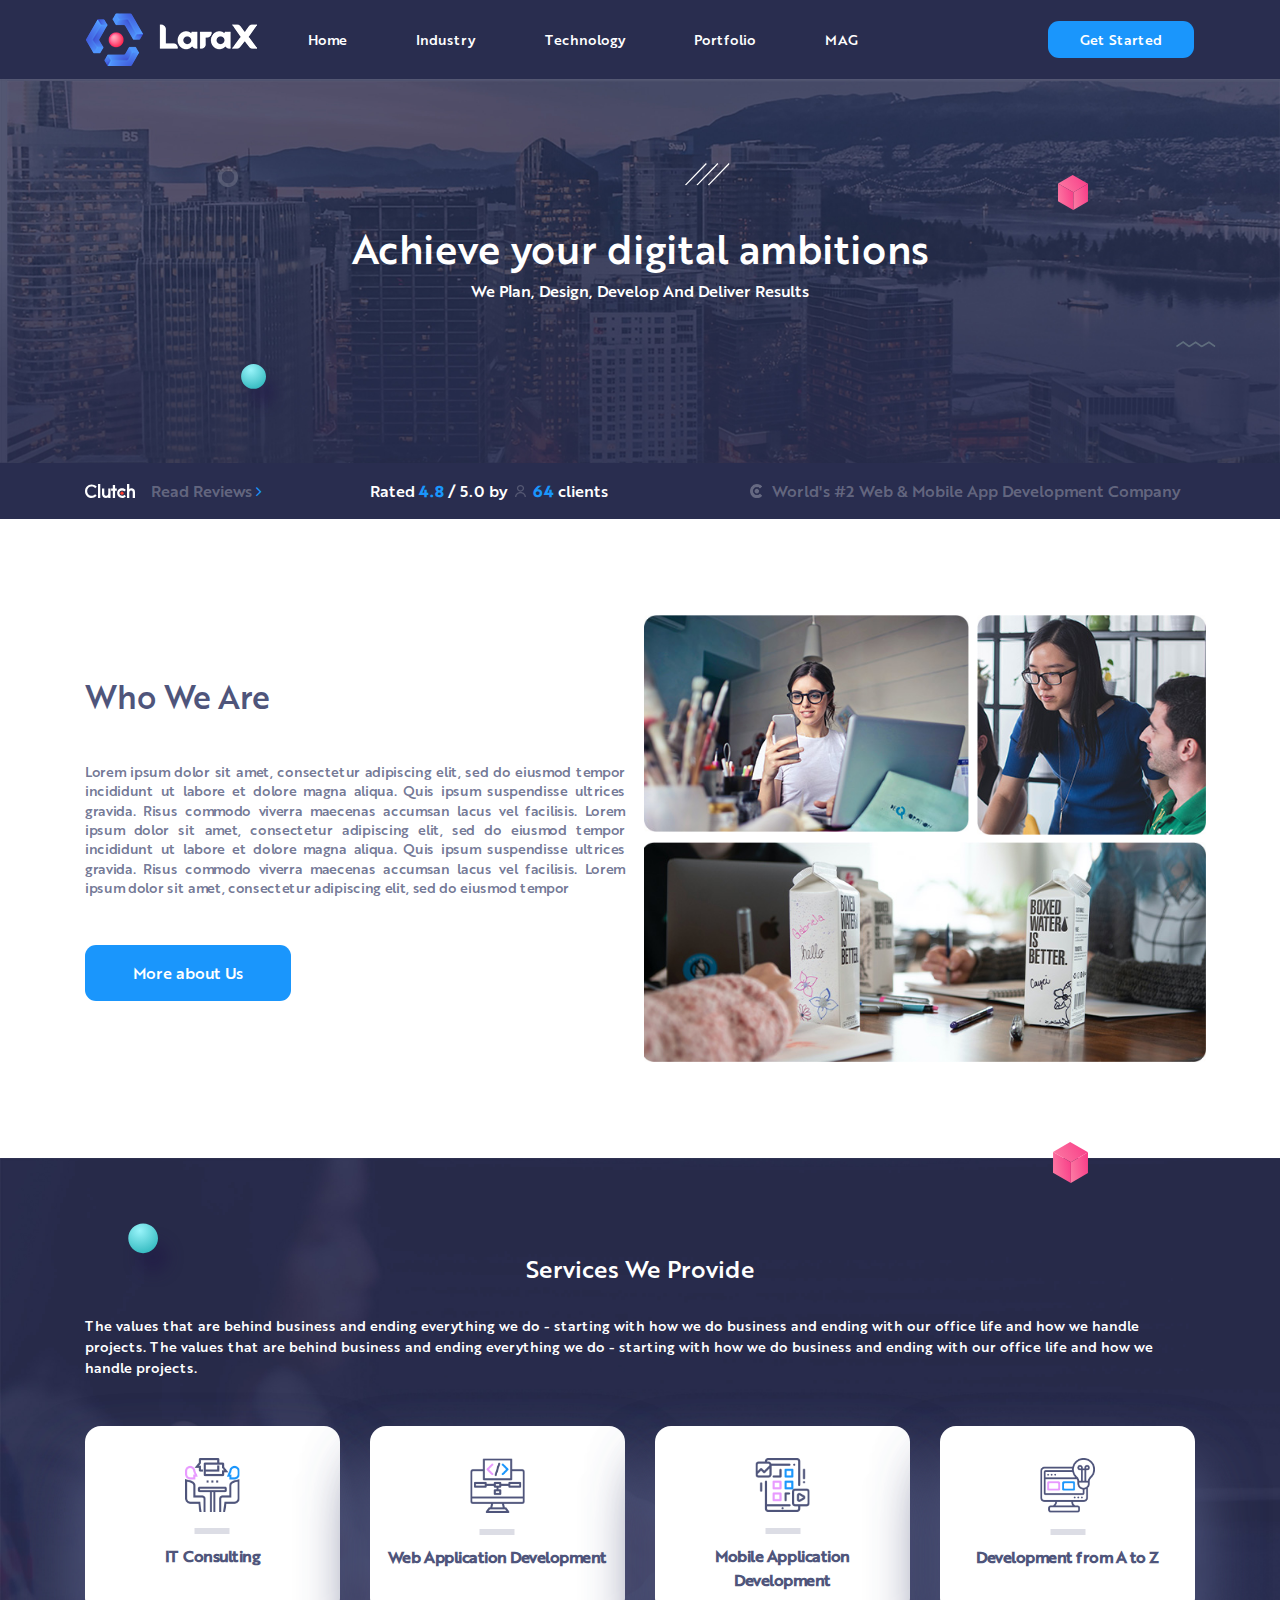
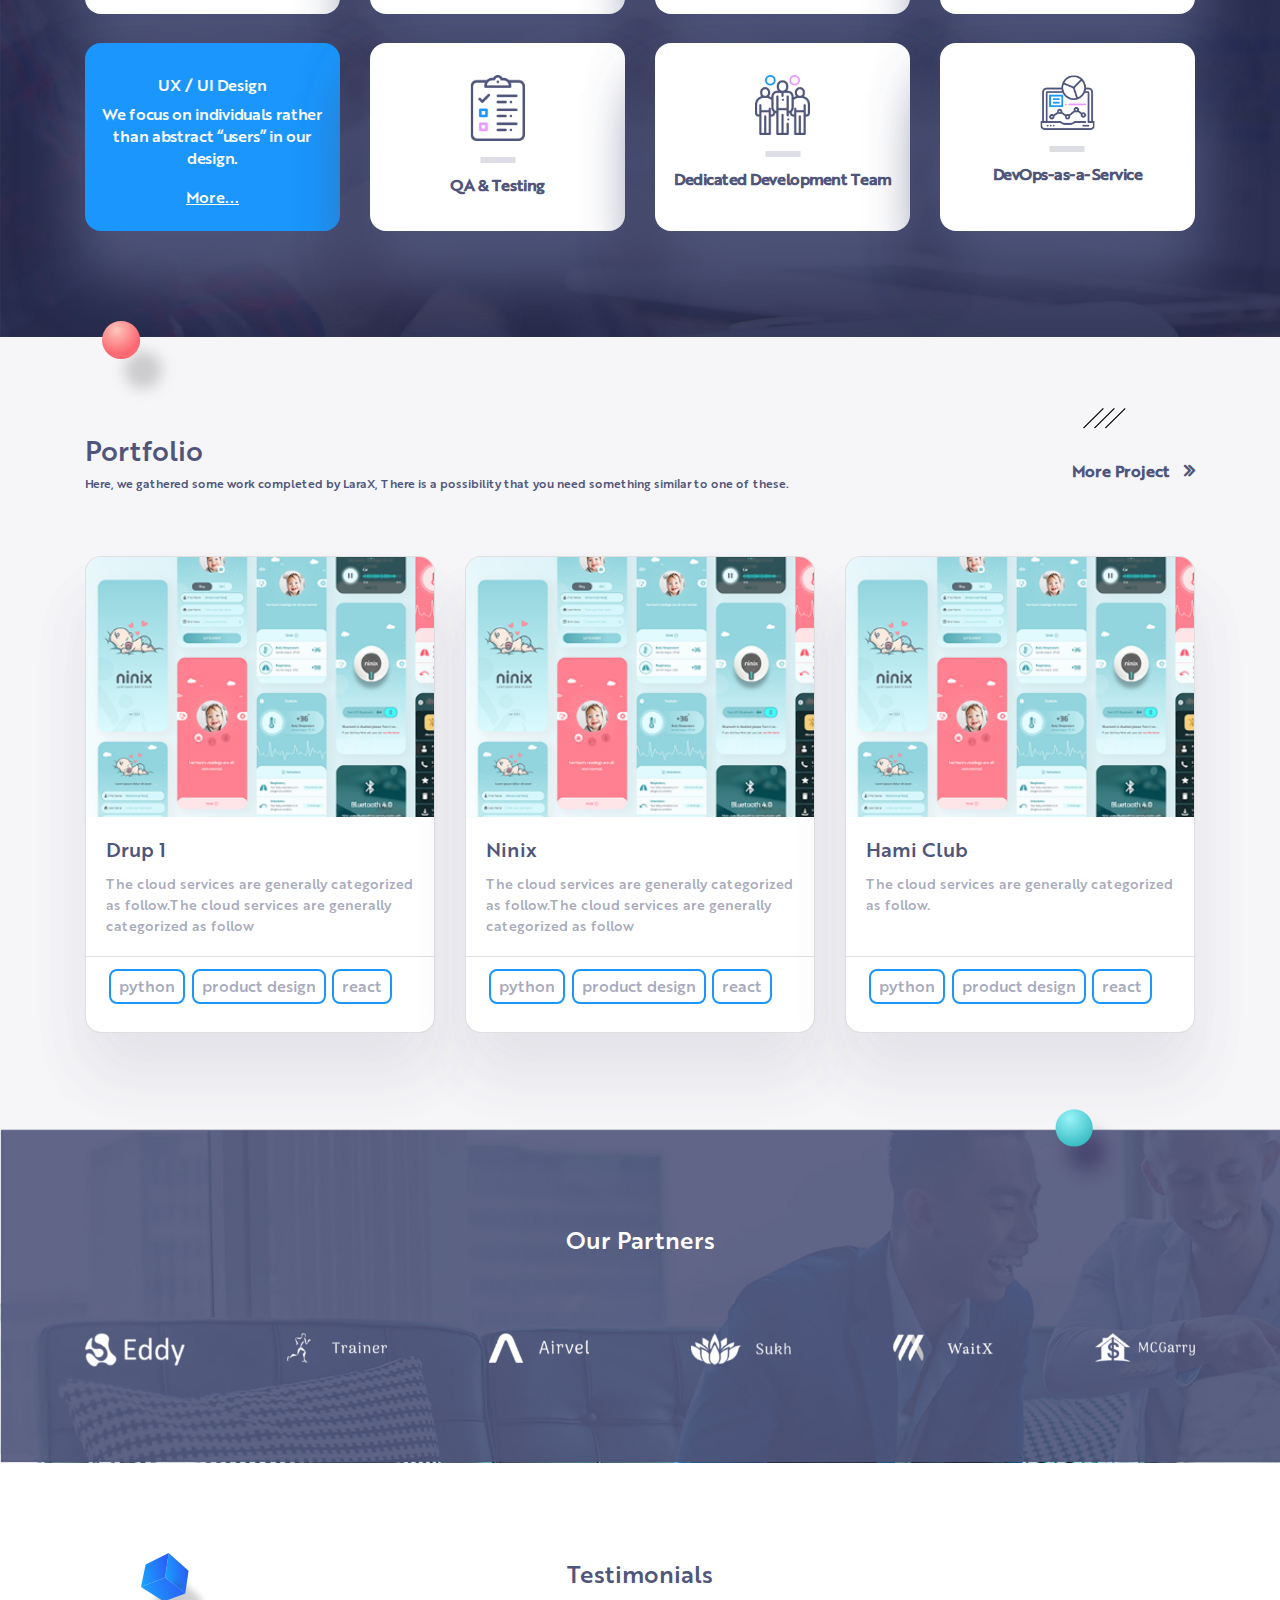
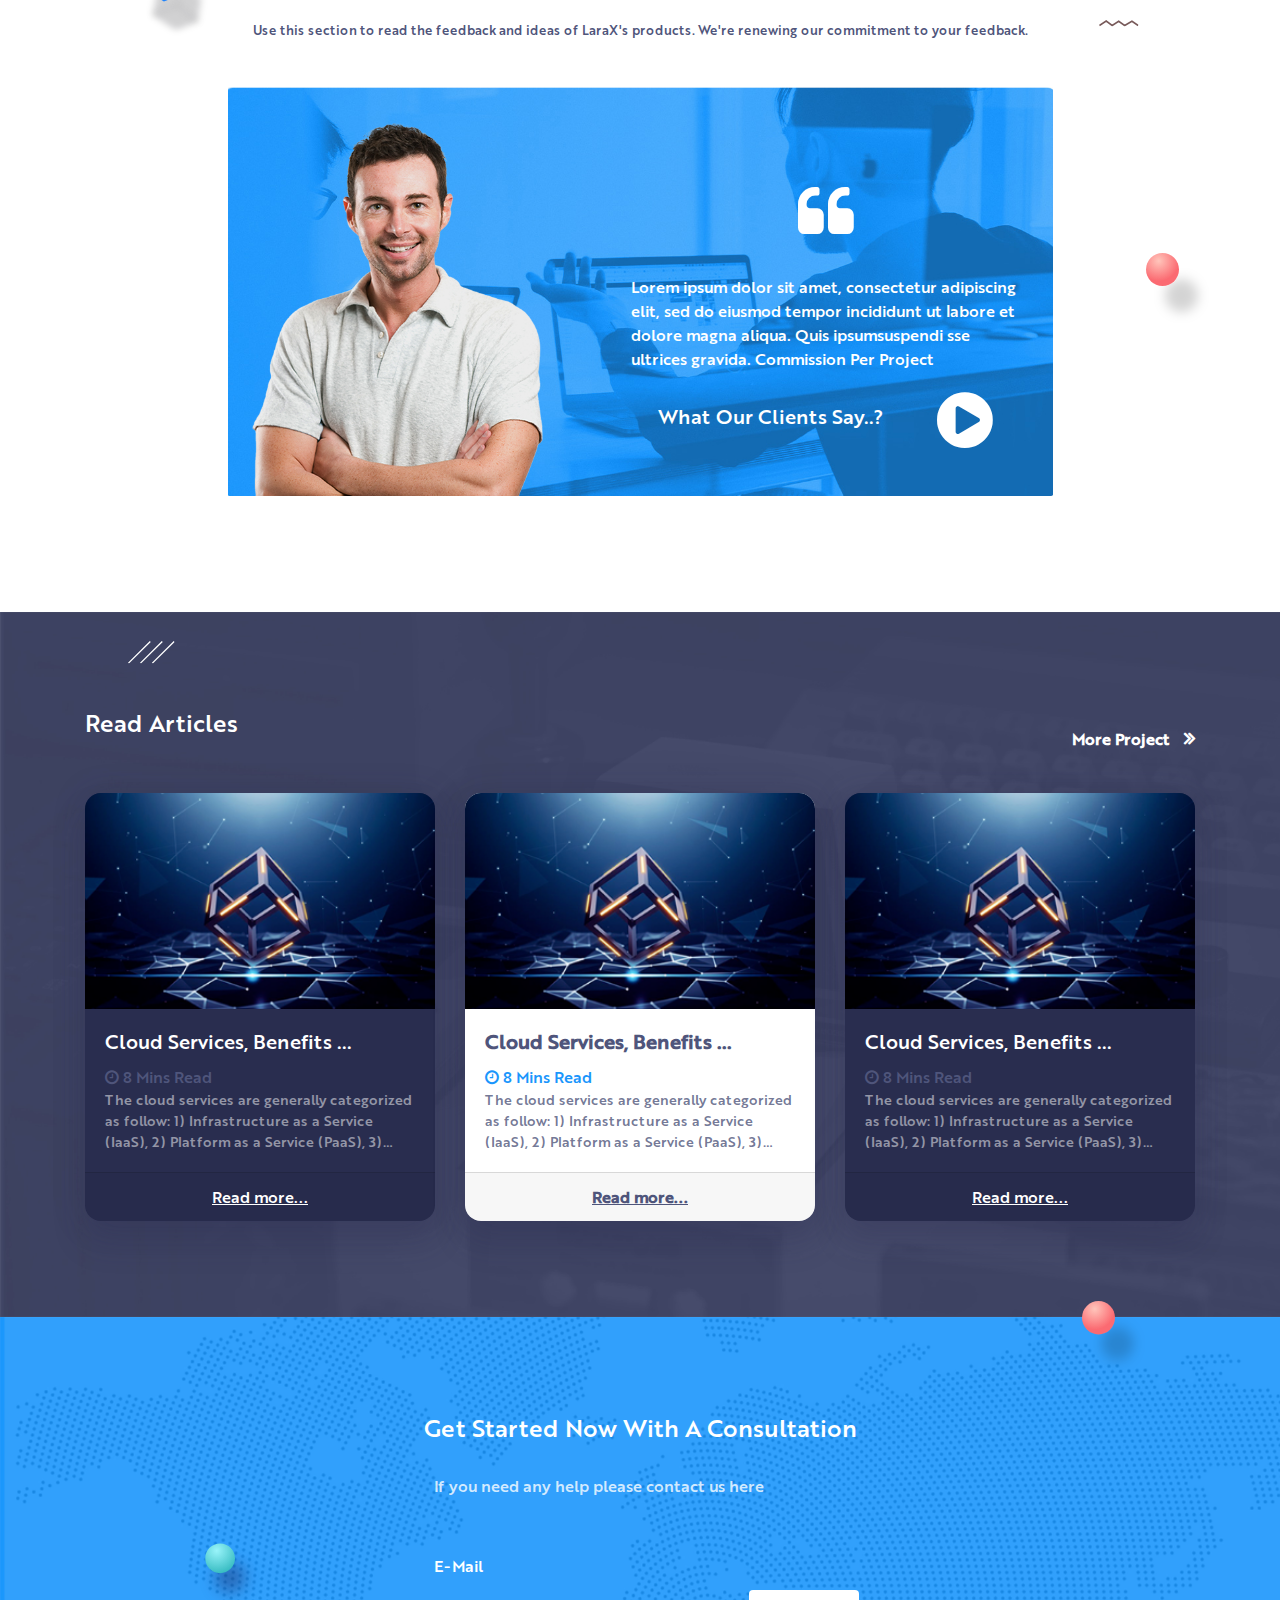
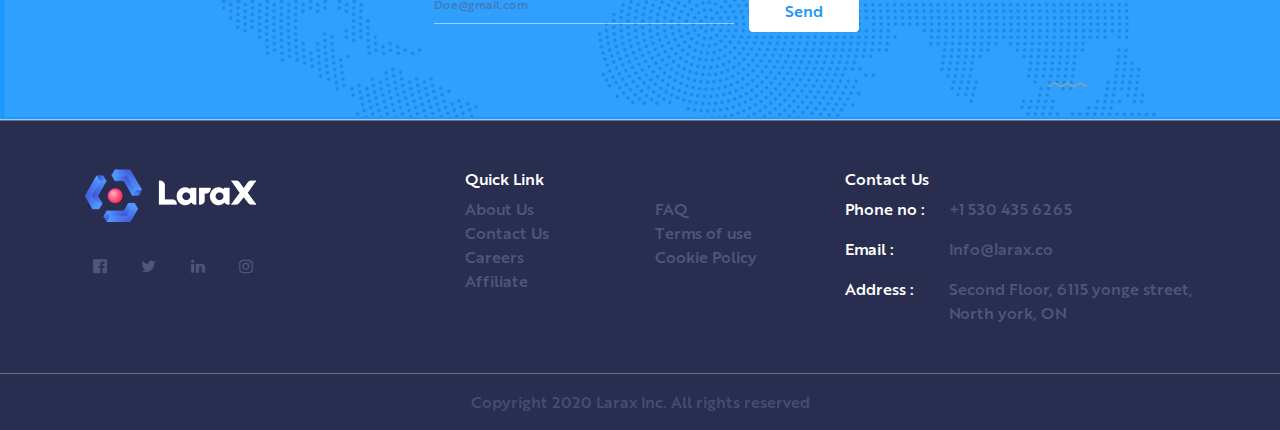
<file: index.html>
<!DOCTYPE html>
<html lang="en">
  <head>
    <meta charset="UTF-8" />
    <meta name="viewport" content="width=device-width, initial-scale=1.0" />
    <title>Document</title>
    <link rel="stylesheet" href="css/bootstrap.min.css" />
    <link rel="stylesheet" href="css/font-awesome.min.css" />
    <link rel="stylesheet" href="css/main.css" />
    <link rel="stylesheet" href="fonts/fonts.css" />
  </head>
  <body>
    <header>
      <nav class="container navbar navbar-expand-lg">
        <a class="navbar-brand" href="index.html">
          <img
            src="img/logo.png"
            srcset="img/logo@2x.png 2x, img/logo@3x.png 3x"
            class="logo"
          />
        </a>
        <button
          class="navbar-toggler"
          type="button"
          data-toggle="collapse"
          data-target="#navMenu"
          aria-controls="navMenu"
          aria-expanded="false"
          aria-label="Toggle navigation"
        >
          <i class="fa fa-bars" aria-hidden="true"></i>
        </button>
        <div
          class="collapse navbar-collapse justify-content-start nav-fill"
          id="navMenu"
        >
          <ul class="navbar-nav">
            <li class="nav-item active">
              <a class="nav-link text-capitalize" href="index.html">Home</a>
            </li>
            <li class="nav-item">
              <a class="nav-link text-capitalize" href="industry.html"
                >Industry</a
              >
            </li>
            <li class="nav-item">
              <a class="nav-link text-capitalize" href="technology.html"
                >technology</a
              >
            </li>
            <li class="nav-item">
              <a class="nav-link text-capitalize" href="portfolio.html"
                >portfolio</a
              >
            </li>
            <li class="nav-item">
              <a class="nav-link text-uppercase" href="mag.html">mag</a>
            </li>
          </ul>
        </div>
        <a
          href="#"
          target="_blank"
          rel="noopener noreferrer"
          class="text-capitalize blue-btn"
          >get started</a
        >
      </nav>
    </header>
    <main role="main" class="home">
      <section class="prt1">
        <div class="overlay">
          <img
            src="img/circle.png"
            srcset="img/circle@2x.png 2x, img/circle@3x.png 3x"
            class="circle"
          />
          <img src="img/lines.svg" class="lines" />
          <img src="img/pink-cube.svg" class="pink-cube" />
          <img src="img/blue-circle.svg" class="blue-circle" />
          <img src="img/wavy.svg" class="wavy" />
        </div>
        <div class="container">
          <div class="row justify-content-center">
            <div class="col-12 col-lg-10 text-center">
              <h1>Achieve your digital ambitions</h1>
              <p class="text-capitalize">
                We Plan, Design, Develop and Deliver Results
              </p>
            </div>
          </div>
        </div>
      </section>
      <div class="prt1-footer">
        <div class="container">
          <div class="row">
            <div class="col-lg-3 col-6 align-self-center">
              <img src="./img/clutchco.svg" alt="clutchco" width="50" />
              <a href="#" target="_blank" rel="noopener noreferrer">
                <span>Read Reviews</span>
                <i class="fa fa-angle-right blue" aria-hidden="true"></i>
              </a>
            </div>
            <div class="col-lg-4 col-6 align-self-center">
              <span>Rated <b class="blue">4.8</b> / 5.0 by</span>
              <img
                src="./img/user-profile.svg"
                alt="user profile"
                class="user"
                width="25"
              />
              <span><b class="blue">64</b> clients</span>
            </div>
            <div class="col-lg-5 align-self-center lg-device">
              <img
                src="img/cpy.png"
                srcset="img/cpy@2x.png 2x, img/cpy@3x.png 3x"
                class="cpy"
              />
              <p>World's #2 Web & Mobile App Development Company</p>
            </div>
          </div>
        </div>
      </div>
      <section class="prt2">
        <div class="container">
          <div class="row align-items-center">
            <div class="col-lg-6 col-12">
              <h2 class="text-capitalize">Who We Are</h2>
              <p class="text-justify">
                Lorem ipsum dolor sit amet, consectetur adipiscing elit, sed do
                eiusmod tempor incididunt ut labore et dolore magna aliqua. Quis
                ipsum suspendisse ultrices gravida. Risus commodo viverra
                maecenas accumsan lacus vel facilisis. Lorem ipsum dolor sit
                amet, consectetur adipiscing elit, sed do eiusmod tempor
                incididunt ut labore et dolore magna aliqua. Quis ipsum
                suspendisse ultrices gravida. Risus commodo viverra maecenas
                accumsan lacus vel facilisis. Lorem ipsum dolor sit amet,
                consectetur adipiscing elit, sed do eiusmod tempor
              </p>
              <a
                href="#"
                target="_blank"
                rel="noopener noreferrer"
                class="blue-btn d-block"
                >More about Us</a
              >
            </div>
            <div class="col-lg-6 col-12">
              <div class="row">
                <div class="col-7 px-1">
                  <img
                    class="rounded"
                    src="img/bruce-mars.jpg"
                    srcset="img/bruce-mars@2x.jpg 2x, img/bruce-mars@3x.jpg 3x"
                  />
                </div>
                <div class="col-5 px-1">
                  <img
                    class="rounded"
                    src="img/mimi-thian.jpg"
                    srcset="img/mimi-thian@2x.jpg 2x, img/mimi-thian@3x.jpg 3x"
                  />
                </div>
                <div class="w-100"></div>
                <div class="col-12 px-1 lg-img">
                  <img
                    class="rounded"
                    src="img/boxed-water.jpg"
                    srcset="
                      img/boxed-water@2x.jpg 2x,
                      img/boxed-water@3x.jpg 3x
                    "
                  />
                </div>
              </div>
            </div>
          </div>
        </div>
      </section>
      <section class="prt3">
        <div class="overlay">
          <img src="img/pink-cube.svg" class="pink-cube" />
          <img src="img/blue-circle.svg" class="blue-circle" />
        </div>
        <div class="container">
          <div class="row">
            <div class="col-12">
              <h4 class="text-capitalize text-center">Services We Provide</h4>
              <div class="underline"></div>
              <p>
                The values that are behind business and ending everything we do
                - starting with how we do business and ending with our office
                life and how we handle projects. The values that are behind
                business and ending everything we do - starting with how we do
                business and ending with our office life and how we handle
                projects.
              </p>
              <div class="row lg-device">
                <div class="col">
                  <div class="cover">
                    <img src="./img/consulting.png" alt="" />
                    <b>IT Consulting</b>
                  </div>
                </div>
                <div class="col">
                  <div class="cover">
                    <img src="./img/web-app.png" alt="" />
                    <b>Web Application Development</b>
                  </div>
                </div>
                <div class="col">
                  <div class="cover">
                    <img src="./img/mobile-dev.png" alt="" />
                    <b>Mobile Application Development</b>
                  </div>
                </div>
                <div class="col">
                  <div class="cover">
                    <img src="./img/a-z.png" alt="" />
                    <b>Development from A to Z</b>
                  </div>
                </div>
                <div class="w-100"></div>
                <div class="col">
                  <div class="cover cover-txt">
                    <h6>UX / UI Design</h6>
                    <p>
                      We focus on individuals rather than abstract “users” in
                      our design.
                    </p>
                    <a href="#" target="_blank" rel="noopener noreferrer"
                      ><u>More...</u></a
                    >
                  </div>
                </div>
                <div class="col">
                  <div class="cover">
                    <img src="./img/qa.png" alt="" />
                    <b>QA & Testing</b>
                  </div>
                </div>
                <div class="col">
                  <div class="cover">
                    <img src="./img/team.png" alt="" />
                    <b>Dedicated Development Team</b>
                  </div>
                </div>
                <div class="col">
                  <div class="cover">
                    <img src="./img/devops.png" alt="" />
                    <b>DevOps-as-a-Service</b>
                  </div>
                </div>
              </div>
              <div class="row mobview">
                <div id="carousel1" class="carousel slide" data-ride="carousel">
                  <ol class="carousel-indicators">
                    <li
                      data-target="#carousel1"
                      data-slide-to="0"
                      class="active"
                    ></li>
                    <li data-target="#carousel1" data-slide-to="1"></li>
                  </ol>
                  <div class="carousel-inner">
                    <div class="carousel-item active">
                      <div class="row justify-content-around">
                        <div class="col-6">
                          <div class="cover">
                            <img src="./img/consulting.png" alt="" />
                            <b>IT Consulting</b>
                          </div>
                        </div>
                        <div class="col-6">
                          <div class="cover">
                            <img src="./img/web-app.png" alt="" />
                            <b>Web Application Development</b>
                          </div>
                        </div>
                        <div class="col-6">
                          <div class="cover">
                            <img src="./img/mobile-dev.png" alt="" />
                            <b>Mobile Application Development</b>
                          </div>
                        </div>
                        <div class="col-6">
                          <div class="cover">
                            <img src="./img/a-z.png" alt="" />
                            <b>Development from A to Z</b>
                          </div>
                        </div>
                      </div>
                    </div>
                    <div class="carousel-item">
                      <div class="row">
                        <div class="col-6">
                          <div class="cover cover-txt">
                            <h6>UX / UI Design</h6>
                            <p>
                              We focus on individuals rather than abstract
                              “users” in our design.
                            </p>
                            <a
                              href="#"
                              target="_blank"
                              rel="noopener noreferrer"
                              ><u>More...</u></a
                            >
                          </div>
                        </div>
                        <div class="col-6">
                          <div class="cover">
                            <img src="./img/qa.png" alt="" />
                            <b>QA & Testing</b>
                          </div>
                        </div>
                        <div class="col-6">
                          <div class="cover">
                            <img src="./img/team.png" alt="" />
                            <b>Dedicated Development Team</b>
                          </div>
                        </div>
                        <div class="col-6">
                          <div class="cover">
                            <img src="./img/devops.png" alt="" />
                            <b>DevOps-as-a-Service</b>
                          </div>
                        </div>
                      </div>
                    </div>
                  </div>
                </div>
              </div>
            </div>
          </div>
        </div>
      </section>
      <section class="prt4">
        <div class="overlay">
          <img src="img/red-circle.svg" class="red-circle" />
          <img src="img/lines.svg" class="lines" />
        </div>
        <div class="container">
          <div class="row justify-content-center">
            <div class="col-12">
              <div class="row justify-content-between align-items-center mb-5">
                <div class="col-9">
                  <h3 class="text-capitalize">Portfolio</h3>
                  <p>
                    Here, we gathered some work completed by LaraX, There is a
                    possibility that you need something similar to one of these.
                  </p>
                </div>
                <div class="col-3 text-right lg-device">
                  <a
                    href="#"
                    target="_blank"
                    rel="noopener noreferrer"
                    class="more-prj"
                  >
                    More Project
                    <i class="fa fa-angle-double-right" aria-hidden="true"></i>
                  </a>
                </div>
              </div>
            </div>
            <div class="col-12">
              <div class="row lg-device justify-content-center">
                <div class="col-lg-4 col-md-6 col-sm-10 col-12">
                  <div class="card">
                    <img
                      src="./img/capture.PNG"
                      class="card-img-top"
                      alt="..."
                    />
                    <div class="card-body">
                      <h5 class="card-title">Drup 1</h5>
                      <p class="card-text">
                        The cloud services are generally categorized as
                        follow.The cloud services are generally categorized as
                        follow
                      </p>
                    </div>
                    <div class="card-footer">
                      <ul class="list-unstyled d-flex">
                        <li>
                          <a href="#" target="_blank" rel="noopener noreferrer"
                            >python</a
                          >
                        </li>
                        <li>
                          <a href="#" target="_blank" rel="noopener noreferrer"
                            >product design</a
                          >
                        </li>
                        <li>
                          <a href="#" target="_blank" rel="noopener noreferrer"
                            >react</a
                          >
                        </li>
                      </ul>
                    </div>
                  </div>
                </div>
                <div class="col-lg-4 col-md-6 col-sm-10 col-12">
                  <div class="card">
                    <img
                      src="./img/capture.PNG"
                      class="card-img-top"
                      alt="..."
                    />
                    <div class="card-body">
                      <h5 class="card-title">Ninix</h5>
                      <p class="card-text">
                        The cloud services are generally categorized as
                        follow.The cloud services are generally categorized as
                        follow
                      </p>
                    </div>
                    <div class="card-footer">
                      <ul class="list-unstyled d-flex">
                        <li>
                          <a href="#" target="_blank" rel="noopener noreferrer"
                            >python</a
                          >
                        </li>
                        <li>
                          <a href="#" target="_blank" rel="noopener noreferrer"
                            >product design</a
                          >
                        </li>
                        <li>
                          <a href="#" target="_blank" rel="noopener noreferrer"
                            >react</a
                          >
                        </li>
                      </ul>
                    </div>
                  </div>
                </div>
                <div class="col-lg-4 col-md-6 col-sm-10 col-12">
                  <div class="card">
                    <img
                      src="./img/capture.PNG"
                      class="card-img-top"
                      alt="..."
                    />
                    <div class="card-body">
                      <h5 class="card-title">Hami Club</h5>
                      <p class="card-text">
                        The cloud services are generally categorized as follow.
                      </p>
                    </div>
                    <div class="card-footer">
                      <ul class="list-unstyled d-flex">
                        <li>
                          <a href="#" target="_blank" rel="noopener noreferrer"
                            >python</a
                          >
                        </li>
                        <li>
                          <a href="#" target="_blank" rel="noopener noreferrer"
                            >product design</a
                          >
                        </li>
                        <li>
                          <a href="#" target="_blank" rel="noopener noreferrer"
                            >react</a
                          >
                        </li>
                      </ul>
                    </div>
                  </div>
                </div>
              </div>
              <div class="row mobview">
                <div id="carousel2" class="carousel slide" data-ride="carousel">
                  <ol class="carousel-indicators">
                    <li
                      data-target="#carousel2"
                      data-slide-to="0"
                      class="active"
                    ></li>
                    <li data-target="#carousel2" data-slide-to="1"></li>
                    <li data-target="#carousel2" data-slide-to="2"></li>
                  </ol>
                  <div class="carousel-inner">
                    <div class="carousel-item active">
                      <div class="card">
                        <img
                          src="./img/capture.PNG"
                          class="card-img-top"
                          alt="..."
                        />
                        <div class="card-body">
                          <h5 class="card-title">Drup 1</h5>
                          <p class="card-text">
                            The cloud services are generally categorized as
                            follow.The cloud services are generally categorized
                            as follow
                          </p>
                        </div>
                        <div class="card-footer">
                          <ul class="list-unstyled d-flex">
                            <li>
                              <a
                                href="#"
                                target="_blank"
                                rel="noopener noreferrer"
                                >python</a
                              >
                            </li>
                            <li>
                              <a
                                href="#"
                                target="_blank"
                                rel="noopener noreferrer"
                                >product design</a
                              >
                            </li>
                            <li>
                              <a
                                href="#"
                                target="_blank"
                                rel="noopener noreferrer"
                                >react</a
                              >
                            </li>
                          </ul>
                        </div>
                      </div>
                    </div>
                    <div class="carousel-item">
                      <div class="card">
                        <img
                          src="./img/capture.PNG"
                          class="card-img-top"
                          alt="..."
                        />
                        <div class="card-body">
                          <h5 class="card-title">Ninix</h5>
                          <p class="card-text">
                            The cloud services are generally categorized as
                            follow.The cloud services are generally categorized
                            as follow
                          </p>
                        </div>
                        <div class="card-footer">
                          <ul class="list-unstyled d-flex">
                            <li>
                              <a
                                href="#"
                                target="_blank"
                                rel="noopener noreferrer"
                                >python</a
                              >
                            </li>
                            <li>
                              <a
                                href="#"
                                target="_blank"
                                rel="noopener noreferrer"
                                >product design</a
                              >
                            </li>
                            <li>
                              <a
                                href="#"
                                target="_blank"
                                rel="noopener noreferrer"
                                >react</a
                              >
                            </li>
                          </ul>
                        </div>
                      </div>
                    </div>
                    <div class="carousel-item">
                      <div class="card">
                        <img
                          src="./img/capture.PNG"
                          class="card-img-top"
                          alt="..."
                        />
                        <div class="card-body">
                          <h5 class="card-title">Hami Club</h5>
                          <p class="card-text">
                            The cloud services are generally categorized as
                            follow.
                          </p>
                        </div>
                        <div class="card-footer">
                          <ul class="list-unstyled d-flex">
                            <li>
                              <a
                                href="#"
                                target="_blank"
                                rel="noopener noreferrer"
                                >python</a
                              >
                            </li>
                            <li>
                              <a
                                href="#"
                                target="_blank"
                                rel="noopener noreferrer"
                                >product design</a
                              >
                            </li>
                            <li>
                              <a
                                href="#"
                                target="_blank"
                                rel="noopener noreferrer"
                                >react</a
                              >
                            </li>
                          </ul>
                        </div>
                      </div>
                    </div>
                  </div>
                </div>
              </div>
            </div>
          </div>
        </div>
      </section>
      <section class="prt5 position-relative">
        <div class="overlay">
          <img src="img/blue-circle.svg" class="blue-circle" />
        </div>
        <div class="container">
          <div class="row justify-content-center">
            <div class="col-12">
              <h4 class="text-capitalize text-center">Our Partners</h4>
              <div class="underline line-white"></div>
            </div>
            <div class="col-12">
              <div
                class="logos d-flex justify-content-between align-content-center"
              >
                <a href="#" target="_blank" rel="noopener noreferrer"
                  ><img src="./img/eddy@2x.png" alt=""
                /></a>
                <a href="#" target="_blank" rel="noopener noreferrer"
                  ><img src="./img/trainer@2x.png" alt=""
                /></a>
                <a href="#" target="_blank" rel="noopener noreferrer"
                  ><img src="./img/airvel@2x.png" alt=""
                /></a>
                <a href="#" target="_blank" rel="noopener noreferrer"
                  ><img src="./img/sukh@2x.png" alt=""
                /></a>
                <a href="#" target="_blank" rel="noopener noreferrer"
                  ><img src="./img/waitx@2x.png" alt=""
                /></a>
                <a href="#" target="_blank" rel="noopener noreferrer"
                  ><img src="./img/mcgarry@2x.png" alt=""
                /></a>
              </div>
            </div>
          </div>
        </div>
      </section>
      <section class="prt6 position-relative">
        <div class="overlay">
          <img src="img/blue-cube.svg" class="blue-cube lg-device" />
          <img src="img/wavy.svg" class="wavy" />
          <img src="img/red-circle.svg" class="red-circle" />
        </div>
        <div class="container">
          <div class="row justify-content-center">
            <div class="col-12">
              <h4 class="text-capitalize text-center">Testimonials</h4>
              <div class="underline"></div>
              <p class="text-lg-center">
                Use this section to read the feedback and ideas of LaraX's
                products. We're renewing our commitment to your feedback.
              </p>
              <div class="row justify-content-center">
                <div class="col-lg-9 col-12">
                  <div class="cover">
                    <div class="card-txt">
                      <i class="fa fa-quote-left" aria-hidden="true"></i>
                      <p>
                        Lorem ipsum dolor sit amet, consectetur adipiscing elit,
                        sed do eiusmod tempor incididunt ut labore et dolore
                        magna aliqua. Quis ipsumsuspendi sse ultrices gravida.
                        Commission Per Project
                      </p>
                      <div class="foot">
                        <h5>What Our Clients Say..?</h5>
                        <i class="fa fa-play-circle" aria-hidden="true"></i>
                      </div>
                    </div>
                  </div>
                </div>
              </div>
            </div>
          </div>
        </div>
      </section>
      <section class="prt7 position-relative">
        <div class="overlay">
          <img src="img/lines.svg" class="lines" />
        </div>
        <div class="container">
          <div class="row justify-content-center">
            <div class="col-12">
              <div class="row justify-content-between align-items-center mb-4">
                <div class="col-9">
                  <h4 class="text-capitalize">Read Articles</h4>
                </div>
                <div class="col-3 text-right lg-device">
                  <a
                    href="#"
                    target="_blank"
                    rel="noopener noreferrer"
                    class="more-prj"
                  >
                    More Project
                    <i class="fa fa-angle-double-right" aria-hidden="true"></i>
                  </a>
                </div>
              </div>
            </div>
            <div class="col-12">
              <div class="row lg-device">
                <div class="col-lg-4 col-6">
                  <div class="card">
                    <img src="./img/cap1.PNG" class="card-img-top" alt="..." />
                    <div class="card-body">
                      <h5 class="card-title">Cloud Services, Benefits ...</h5>
                      <div class="time">
                        <i class="fa fa-clock-o" aria-hidden="true"></i>
                        <span>8 Mins Read</span>
                      </div>
                      <p class="card-text">
                        The cloud services are generally categorized as follow:
                        1) Infrastructure as a Service (IaaS), 2) Platform as a
                        Service (PaaS), 3)…
                      </p>
                    </div>
                    <div class="card-footer">
                      <a href="#" target="_blank" rel="noopener noreferrer"
                        ><u>Read more...</u></a
                      >
                    </div>
                  </div>
                </div>
                <div class="col-lg-4 col-6">
                  <div class="card od-card">
                    <img src="./img/cap1.PNG" class="card-img-top" alt="..." />
                    <div class="card-body">
                      <h5 class="card-title">Cloud Services, Benefits ...</h5>
                      <div class="time">
                        <i class="fa fa-clock-o" aria-hidden="true"></i>
                        <span>8 Mins Read</span>
                      </div>
                      <p class="card-text">
                        The cloud services are generally categorized as follow:
                        1) Infrastructure as a Service (IaaS), 2) Platform as a
                        Service (PaaS), 3)…
                      </p>
                    </div>
                    <div class="card-footer">
                      <a href="#" target="_blank" rel="noopener noreferrer"
                        ><u>Read more...</u></a
                      >
                    </div>
                  </div>
                </div>
                <div class="col-lg-4 col-6">
                  <div class="card">
                    <img src="./img/cap1.PNG" class="card-img-top" alt="..." />
                    <div class="card-body">
                      <h5 class="card-title">Cloud Services, Benefits ...</h5>
                      <div class="time">
                        <i class="fa fa-clock-o" aria-hidden="true"></i>
                        <span>8 Mins Read</span>
                      </div>
                      <p class="card-text">
                        The cloud services are generally categorized as follow:
                        1) Infrastructure as a Service (IaaS), 2) Platform as a
                        Service (PaaS), 3)…
                      </p>
                    </div>
                    <div class="card-footer">
                      <a href="#" target="_blank" rel="noopener noreferrer"
                        ><u>Read more...</u></a
                      >
                    </div>
                  </div>
                </div>
              </div>
              <div class="mobview">
                <div id="carousel3" class="carousel slide" data-ride="carousel">
                  <ol class="carousel-indicators">
                    <li
                      data-target="#carousel3"
                      data-slide-to="0"
                      class="active"
                    ></li>
                    <li data-target="#carousel3" data-slide-to="1"></li>
                    <li data-target="#carousel3" data-slide-to="2"></li>
                  </ol>
                  <div class="carousel-inner">
                    <div class="carousel-item active">
                      <div class="card">
                        <img
                          src="./img/cap1.PNG"
                          class="card-img-top"
                          alt="..."
                        />
                        <div class="card-body">
                          <h5 class="card-title">
                            Cloud Services, Benefits ...
                          </h5>
                          <div class="time">
                            <i class="fa fa-clock-o" aria-hidden="true"></i>
                            <span>8 Mins Read</span>
                          </div>
                          <p class="card-text">
                            The cloud services are generally categorized as
                            follow: 1) Infrastructure as a Service (IaaS), 2)
                            Platform as a Service (PaaS), 3)…
                          </p>
                        </div>
                        <div class="card-footer">
                          <a href="#" target="_blank" rel="noopener noreferrer"
                            ><u>Read more...</u></a
                          >
                        </div>
                      </div>
                    </div>
                    <div class="carousel-item">
                      <div class="card od-card">
                        <img
                          src="./img/cap1.PNG"
                          class="card-img-top"
                          alt="..."
                        />
                        <div class="card-body">
                          <h5 class="card-title">
                            Cloud Services, Benefits ...
                          </h5>
                          <div class="time">
                            <i class="fa fa-clock-o" aria-hidden="true"></i>
                            <span>8 Mins Read</span>
                          </div>
                          <p class="card-text">
                            The cloud services are generally categorized as
                            follow: 1) Infrastructure as a Service (IaaS), 2)
                            Platform as a Service (PaaS), 3)…
                          </p>
                        </div>
                        <div class="card-footer">
                          <a href="#" target="_blank" rel="noopener noreferrer"
                            ><u>Read more...</u></a
                          >
                        </div>
                      </div>
                    </div>
                    <div class="carousel-item">
                      <div class="card">
                        <img
                          src="./img/cap1.PNG"
                          class="card-img-top"
                          alt="..."
                        />
                        <div class="card-body">
                          <h5 class="card-title">
                            Cloud Services, Benefits ...
                          </h5>
                          <div class="time">
                            <i class="fa fa-clock-o" aria-hidden="true"></i>
                            <span>8 Mins Read</span>
                          </div>
                          <p class="card-text">
                            The cloud services are generally categorized as
                            follow: 1) Infrastructure as a Service (IaaS), 2)
                            Platform as a Service (PaaS), 3)…
                          </p>
                        </div>
                        <div class="card-footer">
                          <a href="#" target="_blank" rel="noopener noreferrer"
                            ><u>Read more...</u></a
                          >
                        </div>
                      </div>
                    </div>
                  </div>
                </div>
              </div>
            </div>
          </div>
        </div>
      </section>
      <section class="prt8 position-relative">
        <div class="overlay">
          <img src="img/red-circle.svg" class="red-circle" />
          <img src="img/blue-circle.svg" class="blue-circle" />
          <img src="img/wavy.svg" class="wavy" />
        </div>
        <div class="container">
          <div class="row justify-content-center">
            <div class="col-12 col-lg-5">
              <h4 class="text-capitalize text-center">
                Get Started now with a consultation
              </h4>
              <div class="underline line-white"></div>
              <p>If you need any help please contact us here</p>
              <form class="form-inline position-relative">
                <input
                  type="email"
                  class="form__field"
                  id="email"
                  placeholder="Doe@gmail.com"
                />
                <label for="email" class="text-capitalize form__label"
                  >E-Mail</label
                >
                <button type="submit" class="btn">Send</button>
              </form>
            </div>
          </div>
        </div>
      </section>
    </main>
    <footer>
      <div class="container">
        <nav class="nav row">
          <div class="col-12 col-lg-4 logo">
            <a href="#" target="_blank" rel="noopener noreferrer">
              <img src="./img/logo.png" alt="" />
            </a>
            <ul class="list-unstyled d-flex social justify-content-between">
              <li>
                <a href="#" target="_blank" rel="noopener noreferrer"
                  ><i class="fa fa-facebook-official" aria-hidden="true"></i
                ></a>
              </li>
              <li>
                <a href="#" target="_blank" rel="noopener noreferrer"
                  ><i class="fa fa-twitter" aria-hidden="true"></i
                ></a>
              </li>
              <li>
                <a href="#" target="_blank" rel="noopener noreferrer"
                  ><i class="fa fa-linkedin" aria-hidden="true"></i
                ></a>
              </li>
              <li>
                <a href="#" target="_blank" rel="noopener noreferrer"
                  ><i class="fa fa-instagram" aria-hidden="true"></i
                ></a>
              </li>
            </ul>
          </div>
          <div class="col-6 col-lg-4 q-links">
            <h5 class="text-capitalize">Quick Link</h5>
            <div class="row row-cols-1 row-cols-lg-2 row-cols-md-2">
              <a href="about.html" class="col">About Us</a>
              <a href="faq.html" class="col">FAQ</a>
              <a href="contact.html" class="col">Contact Us</a>
              <a href="web-portfolio.html" class="col">Terms of use</a>
              <a href="career.html" class="col">Careers</a>
              <a href="privacy.html" class="col">Cookie Policy</a>
              <a href="affiliate.html" class="col">Affiliate</a>
            </div>
          </div>
          <div class="col-6 col-lg-4 contact">
            <h5 class="text-capitalize">Contact Us</h5>
            <div class="d-flex">
              <div class="phone">
                <b>Phone no :</b>
                <span>+1 530 435 6265</span>
              </div>
              <div class="email">
                <b>Email :</b>
                <span>Info@larax.co</span>
              </div>
              <div class="address">
                <b>Address :</b>
                <address>
                  Second Floor, 6115 yonge street, North york, ON
                </address>
              </div>
            </div>
          </div>
        </nav>
      </div>
      <section class="copywrite">
        <p>Copyright 2020 Larax Inc. All rights reserved</p>
      </section>
    </footer>
    <script type="text/javascript" src="js/jquery-1.11.2.min.js"></script>
    <script type="text/javascript" src="js/bootstrap.min.js"></script>
    <script>
      $(".carousel").carousel({ interval: false });
    </script>
  </body>
</html>
</file>
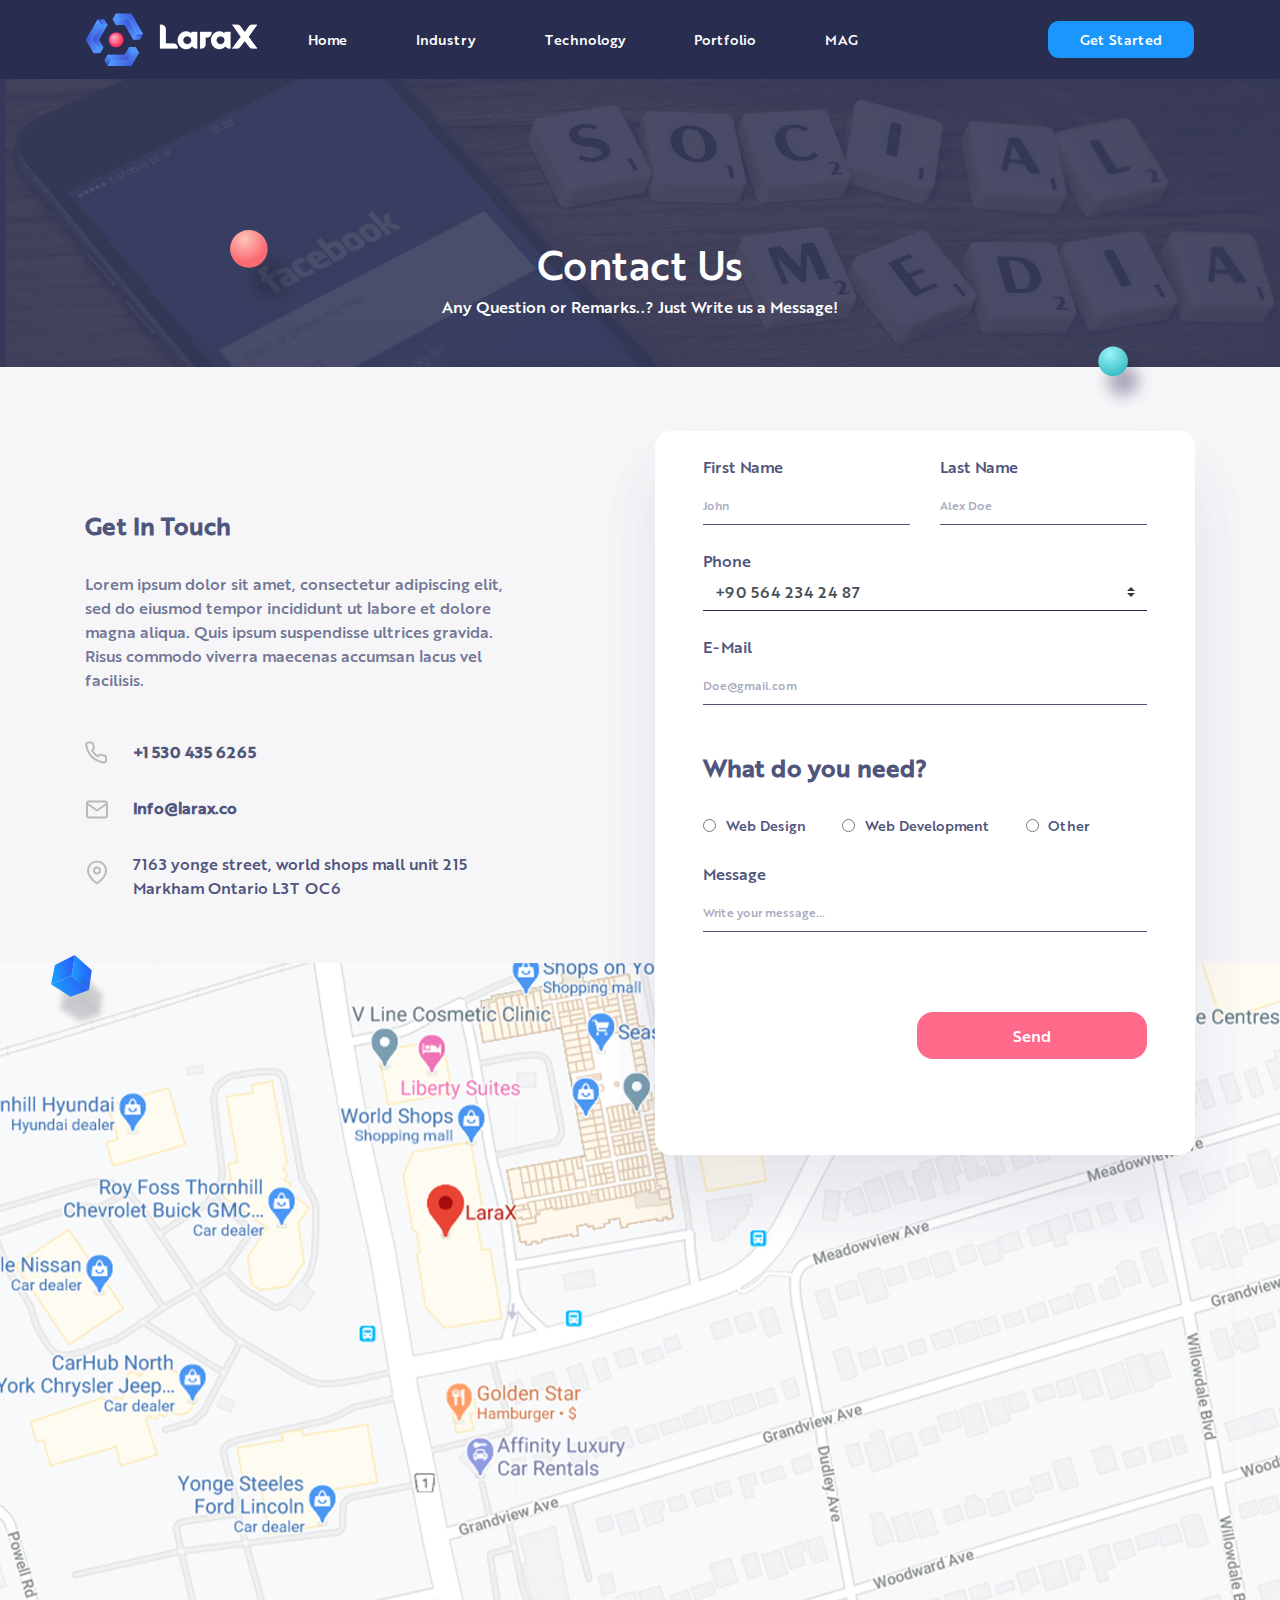
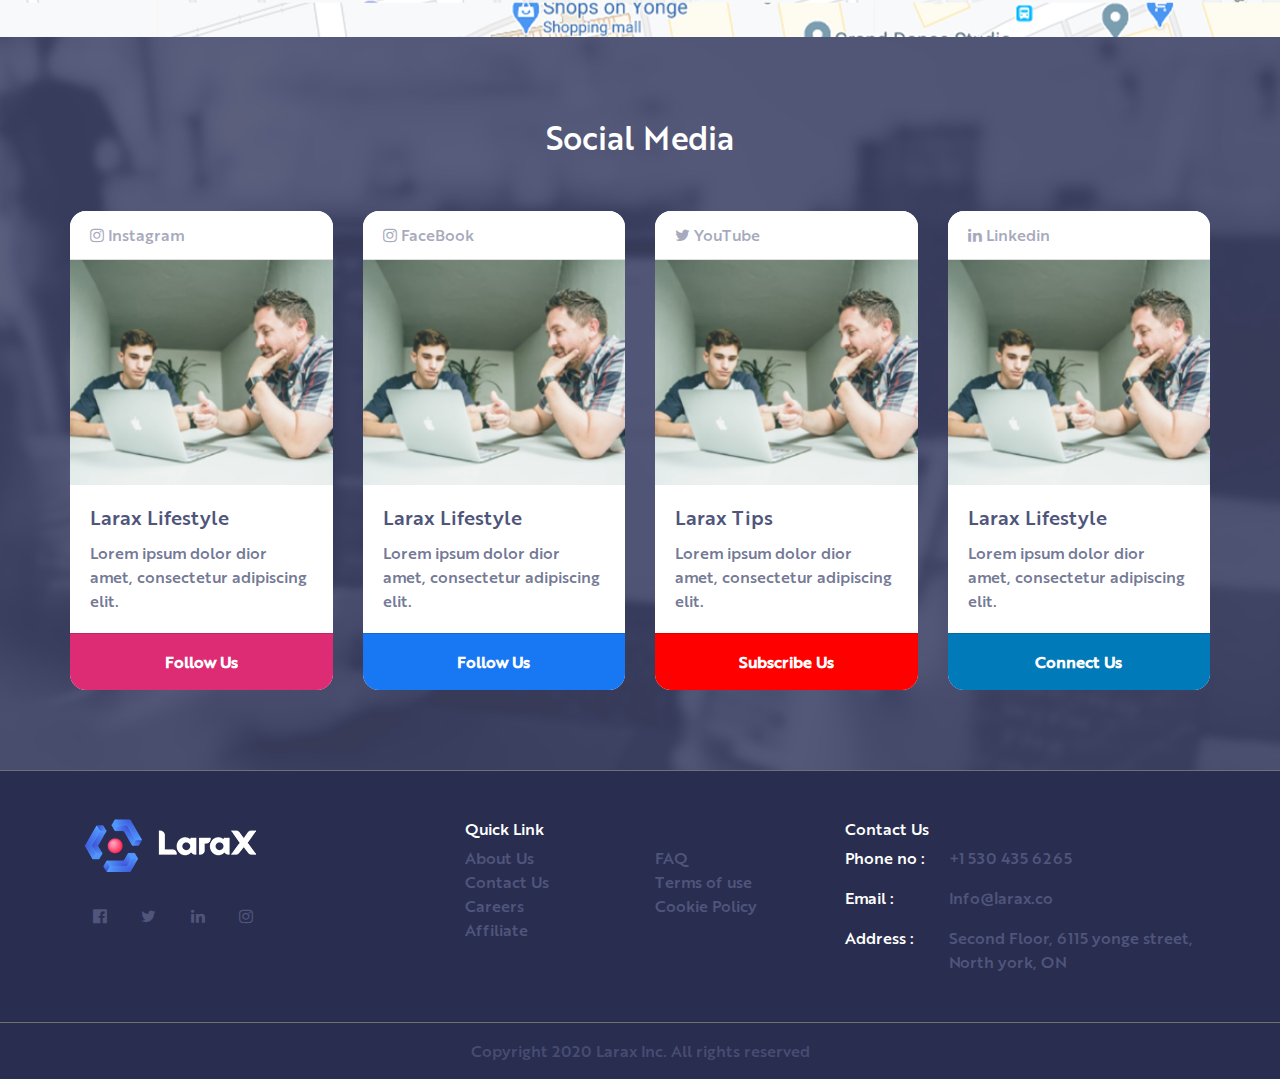
<file: contact.html>
<!DOCTYPE html>
<html lang="en">
  <head>
    <meta charset="UTF-8" />
    <meta name="viewport" content="width=device-width, initial-scale=1.0" />
    <title>Document</title>
    <link rel="stylesheet" href="css/bootstrap.min.css" />
    <link rel="stylesheet" href="css/font-awesome.min.css" />
    <link rel="stylesheet" href="css/main.css" />
    <link rel="stylesheet" href="fonts/fonts.css" />
  </head>
  <body>
    <header>
      <nav class="container navbar navbar-expand-lg">
        <a class="navbar-brand" href="index.html">
          <img
            src="img/logo.png"
            srcset="img/logo@2x.png 2x, img/logo@3x.png 3x"
            class="logo"
          />
        </a>
        <button
          class="navbar-toggler"
          type="button"
          data-toggle="collapse"
          data-target="#navMenu"
          aria-controls="navMenu"
          aria-expanded="false"
          aria-label="Toggle navigation"
        >
          <i class="fa fa-bars" aria-hidden="true"></i>
        </button>
        <div
          class="collapse navbar-collapse justify-content-start nav-fill"
          id="navMenu"
        >
          <ul class="navbar-nav">
            <li class="nav-item active">
              <a class="nav-link text-capitalize" href="index.html">Home</a>
            </li>
            <li class="nav-item">
              <a class="nav-link text-capitalize" href="industry.html"
                >Industry</a
              >
            </li>
            <li class="nav-item">
              <a class="nav-link text-capitalize" href="technology.html"
                >technology</a
              >
            </li>
            <li class="nav-item">
              <a class="nav-link text-capitalize" href="portfolio.html"
                >portfolio</a
              >
            </li>
            <li class="nav-item">
              <a class="nav-link text-uppercase" href="mag.html">mag</a>
            </li>
          </ul>
        </div>
        <a
          href="#"
          target="_blank"
          rel="noopener noreferrer"
          class="text-capitalize blue-btn"
          >get started</a
        >
      </nav>
    </header>
    <main role="main" class="contact">
      <section class="prt1">
        <div class="overlay">
          <img src="img/red-circle.svg" class="red-circle" />
          <img src="img/blue-circle.svg" class="blue-circle" />
        </div>
        <div class="container">
          <div class="row justify-content-center">
            <div class="col-9 col-lg-7 text-center">
              <h1>Contact Us</h1>
              <p>Any Question or Remarks..? Just Write us a Message!</p>
            </div>
          </div>
        </div>
      </section>
      <section class="prt2 position-relative">
        <div class="overlay">
          <img src="img/blue-cube.svg" class="blue-cube" />
        </div>
        <div class="container">
          <div class="row justify-content-between">
            <div class="col-lg-5 col-12">
              <div class="d-flex left-side">
                <h4>Get In Touch</h4>
                <p>
                  Lorem ipsum dolor sit amet, consectetur adipiscing elit, sed
                  do eiusmod tempor incididunt ut labore et dolore magna aliqua.
                  Quis ipsum suspendisse ultrices gravida. Risus commodo viverra
                  maecenas accumsan lacus vel facilisis.
                </p>
                <b class="tel">+1 530 435 6265</b>
                <b class="mail">Info@larax.co</b>
                <address>
                  7163 yonge street, world shops mall unit 215 Markham Ontario
                  L3T OC6
                </address>
              </div>
            </div>
            <div class="col-lg-6 col-12 rtl-side">
              <div class="cover">
                <div class="row">
                  <div class="col-lg-6 col-12">
                    <form class="form-inline position-relative">
                      <input
                        type="text"
                        class="form__field"
                        id="name"
                        placeholder="John"
                      />
                      <label for="name" class="text-capitalize form__label"
                        >First Name</label
                      >
                    </form>
                  </div>
                  <div class="col-lg-6 col-12">
                    <form class="form-inline position-relative">
                      <input
                        type="text"
                        class="form__field"
                        id="lname"
                        placeholder="Alex Doe"
                      />
                      <label for="lname" class="text-capitalize form__label"
                        >Last Name</label
                      >
                    </form>
                  </div>
                  <div class="col-lg-12 col-12">
                    <form class="form-inline position-relative select">
                      <label for="tel" class="text-capitalize form__label"
                        >Phone</label
                      >
                      <select class="custom-select">
                        <option selected>+90 564 234 24 87</option>
                        <option value="1">One</option>
                        <option value="2">Two</option>
                        <option value="3">Three</option>
                      </select>
                    </form>
                  </div>
                  <div class="col-12">
                    <form class="form-inline position-relative">
                      <input
                        type="email"
                        class="form__field"
                        id="email"
                        placeholder="Doe@gmail.com"
                      />
                      <label for="email" class="text-capitalize form__label"
                        >E-Mail</label
                      >
                    </form>
                  </div>
                  <div class="col-12">
                    <h4><b>What do you need?</b></h4>
                    <div class="form-check form-check-inline">
                      <input
                        class="form-check-input"
                        type="radio"
                        name="inlineRadioOptions"
                        id="inlineRadio1"
                        value="option1"
                      />
                      <label class="form-check-label" for="inlineRadio1"
                        >Web Design</label
                      >
                    </div>
                    <div class="form-check form-check-inline">
                      <input
                        class="form-check-input"
                        type="radio"
                        name="inlineRadioOptions"
                        id="inlineRadio2"
                        value="option2"
                      />
                      <label class="form-check-label" for="inlineRadio2"
                        >Web Development</label
                      >
                    </div>
                    <div class="form-check form-check-inline">
                      <input
                        class="form-check-input"
                        type="radio"
                        name="inlineRadioOptions"
                        id="inlineRadio3"
                        value="option3"
                      />
                      <label class="form-check-label" for="inlineRadio3"
                        >Other</label
                      >
                    </div>
                  </div>
                  <div class="col-12">
                    <form class="form-inline position-relative">
                      <input
                        type="text"
                        class="form__field"
                        id="pm"
                        placeholder="Write your message..."
                      />
                      <label for="pm" class="text-capitalize form__label"
                        >Message</label
                      >
                    </form>
                  </div>
                  <div class="col-12">
                    <a
                      class="text-capitalize send"
                      href="#"
                      target="_blank"
                      rel="noopener noreferrer"
                      >Send</a
                    >
                  </div>
                </div>
              </div>
            </div>
          </div>
        </div>
      </section>
      <section class="prt3"></section>
      <section class="prt4 position-relative">
        <div class="container">
          <div class="row justify-content-center">
            <div class="col-12 text-center">
              <h2>Social Media</h2>
            </div>
            <div class="row lg-device">
              <div class="col-12 col-lg-3">
                <div class="card">
                  <div class="card-header">
                    <i class="fa fa-instagram" aria-hidden="true"></i>
                    Instagram
                  </div>
                  <img src="./img/soc1.PNG" class="card-img-top" alt="..." />
                  <div class="card-body">
                    <h5 class="card-title">Larax Lifestyle</h5>
                    <p class="card-text">
                      Lorem ipsum dolor dior amet, consectetur adipiscing elit.
                    </p>
                  </div>
                  <div class="card-footer text-center cv1">
                    <a href="#" target="_blank" rel="noopener noreferrer"
                      >Follow Us</a
                    >
                  </div>
                </div>
              </div>
              <div class="col-12 col-lg-3">
                <div class="card">
                  <div class="card-header">
                    <i class="fa fa-instagram" aria-hidden="true"></i>
                    FaceBook
                  </div>
                  <img src="./img/soc1.PNG" class="card-img-top" alt="..." />
                  <div class="card-body">
                    <h5 class="card-title">Larax Lifestyle</h5>
                    <p class="card-text">
                      Lorem ipsum dolor dior amet, consectetur adipiscing elit.
                    </p>
                  </div>
                  <div class="card-footer text-center cv2">
                    <a href="#" target="_blank" rel="noopener noreferrer"
                      >Follow Us</a
                    >
                  </div>
                </div>
              </div>
              <div class="col-12 col-lg-3">
                <div class="card">
                  <div class="card-header">
                    <i class="fa fa-twitter" aria-hidden="true"></i>
                    YouTube
                  </div>
                  <img src="./img/soc1.PNG" class="card-img-top" alt="..." />
                  <div class="card-body">
                    <h5 class="card-title">Larax Tips</h5>
                    <p class="card-text">
                      Lorem ipsum dolor dior amet, consectetur adipiscing elit.
                    </p>
                  </div>
                  <div class="card-footer text-center cv3">
                    <a href="#" target="_blank" rel="noopener noreferrer"
                      >Subscribe Us</a
                    >
                  </div>
                </div>
              </div>
              <div class="col-12 col-lg-3">
                <div class="card">
                  <div class="card-header">
                    <i class="fa fa-linkedin" aria-hidden="true"></i>
                    Linkedin
                  </div>
                  <img src="./img/soc1.PNG" class="card-img-top" alt="..." />
                  <div class="card-body">
                    <h5 class="card-title">Larax Lifestyle</h5>
                    <p class="card-text">
                      Lorem ipsum dolor dior amet, consectetur adipiscing elit.
                    </p>
                  </div>
                  <div class="card-footer text-center cv4">
                    <a href="#" target="_blank" rel="noopener noreferrer"
                      >Connect Us</a
                    >
                  </div>
                </div>
              </div>
            </div>
            <div class="col-12 mobview">
              <div id="carousel3" class="carousel slide" data-ride="carousel">
                <ol class="carousel-indicators">
                  <li
                    data-target="#carousel3"
                    data-slide-to="0"
                    class="active"
                  ></li>
                  <li data-target="#carousel3" data-slide-to="1"></li>
                  <li data-target="#carousel3" data-slide-to="2"></li>
                  <li data-target="#carousel3" data-slide-to="3"></li>
                </ol>
                <div class="carousel-inner">
                  <div class="carousel-item active">
                    <div class="card">
                      <div class="card-header">
                        <i class="fa fa-instagram" aria-hidden="true"></i>
                        Instagram
                      </div>
                      <img
                        src="./img/soc1.PNG"
                        class="card-img-top"
                        alt="..."
                      />
                      <div class="card-body">
                        <h5 class="card-title">Larax Lifestyle</h5>
                        <p class="card-text">
                          Lorem ipsum dolor dior amet, consectetur adipiscing
                          elit.
                        </p>
                      </div>
                      <div class="card-footer text-center cv1">
                        <a href="#" target="_blank" rel="noopener noreferrer"
                          >Follow Us</a
                        >
                      </div>
                    </div>
                  </div>
                  <div class="carousel-item">
                    <div class="card">
                      <div class="card-header">
                        <i class="fa fa-instagram" aria-hidden="true"></i>
                        FaceBook
                      </div>
                      <img
                        src="./img/soc1.PNG"
                        class="card-img-top"
                        alt="..."
                      />
                      <div class="card-body">
                        <h5 class="card-title">Larax Lifestyle</h5>
                        <p class="card-text">
                          Lorem ipsum dolor dior amet, consectetur adipiscing
                          elit.
                        </p>
                      </div>
                      <div class="card-footer text-center cv2">
                        <a href="#" target="_blank" rel="noopener noreferrer"
                          >Follow Us</a
                        >
                      </div>
                    </div>
                  </div>
                  <div class="carousel-item">
                    <div class="card">
                      <div class="card-header">
                        <i class="fa fa-twitter" aria-hidden="true"></i>
                        YouTube
                      </div>
                      <img
                        src="./img/soc1.PNG"
                        class="card-img-top"
                        alt="..."
                      />
                      <div class="card-body">
                        <h5 class="card-title">Larax Tips</h5>
                        <p class="card-text">
                          Lorem ipsum dolor dior amet, consectetur adipiscing
                          elit.
                        </p>
                      </div>
                      <div class="card-footer text-center cv3">
                        <a href="#" target="_blank" rel="noopener noreferrer"
                          >Subscribe Us</a
                        >
                      </div>
                    </div>
                  </div>
                  <div class="carousel-item">
                    <div class="card">
                      <div class="card-header">
                        <i class="fa fa-linkedin" aria-hidden="true"></i>
                        Linkedin
                      </div>
                      <img
                        src="./img/soc1.PNG"
                        class="card-img-top"
                        alt="..."
                      />
                      <div class="card-body">
                        <h5 class="card-title">Larax Lifestyle</h5>
                        <p class="card-text">
                          Lorem ipsum dolor dior amet, consectetur adipiscing
                          elit.
                        </p>
                      </div>
                      <div class="card-footer text-center cv4">
                        <a href="#" target="_blank" rel="noopener noreferrer"
                          >Connect Us</a
                        >
                      </div>
                    </div>
                  </div>
                </div>
              </div>
            </div>
          </div>
        </div>
      </section>
    </main>
    <footer>
      <div class="container">
        <nav class="nav row">
          <div class="col-12 col-lg-4 logo">
            <a href="#" target="_blank" rel="noopener noreferrer">
              <img src="./img/logo.png" alt="" />
            </a>
            <ul class="list-unstyled d-flex social justify-content-between">
              <li>
                <a href="#" target="_blank" rel="noopener noreferrer"
                  ><i class="fa fa-facebook-official" aria-hidden="true"></i
                ></a>
              </li>
              <li>
                <a href="#" target="_blank" rel="noopener noreferrer"
                  ><i class="fa fa-twitter" aria-hidden="true"></i
                ></a>
              </li>
              <li>
                <a href="#" target="_blank" rel="noopener noreferrer"
                  ><i class="fa fa-linkedin" aria-hidden="true"></i
                ></a>
              </li>
              <li>
                <a href="#" target="_blank" rel="noopener noreferrer"
                  ><i class="fa fa-instagram" aria-hidden="true"></i
                ></a>
              </li>
            </ul>
          </div>
          <div class="col-6 col-lg-4 q-links">
            <h5 class="text-capitalize">Quick Link</h5>
            <div class="row row-cols-1 row-cols-lg-2 row-cols-md-2">
              <a href="about.html" class="col">About Us</a>
              <a href="faq.html" class="col">FAQ</a>
              <a href="contact.html" class="col">Contact Us</a>
              <a href="web-portfolio.html" class="col">Terms of use</a>
              <a href="career.html" class="col">Careers</a>
              <a href="privacy.html" class="col">Cookie Policy</a>
              <a href="affiliate.html" class="col">Affiliate</a>
            </div>
          </div>
          <div class="col-6 col-lg-4 contact">
            <h5 class="text-capitalize">Contact Us</h5>
            <div class="d-flex">
              <div class="phone">
                <b>Phone no :</b>
                <span>+1 530 435 6265</span>
              </div>
              <div class="email">
                <b>Email :</b>
                <span>Info@larax.co</span>
              </div>
              <div class="address">
                <b>Address :</b>
                <address>
                  Second Floor, 6115 yonge street, North york, ON
                </address>
              </div>
            </div>
          </div>
        </nav>
      </div>
      <section class="copywrite">
        <p>Copyright 2020 Larax Inc. All rights reserved</p>
      </section>
    </footer>
    <script type="text/javascript" src="js/jquery-1.11.2.min.js"></script>
    <script type="text/javascript" src="js/bootstrap.min.js"></script>
    <script>
      $(".carousel").carousel({ interval: false });
    </script>
  </body>
</html>
</file>
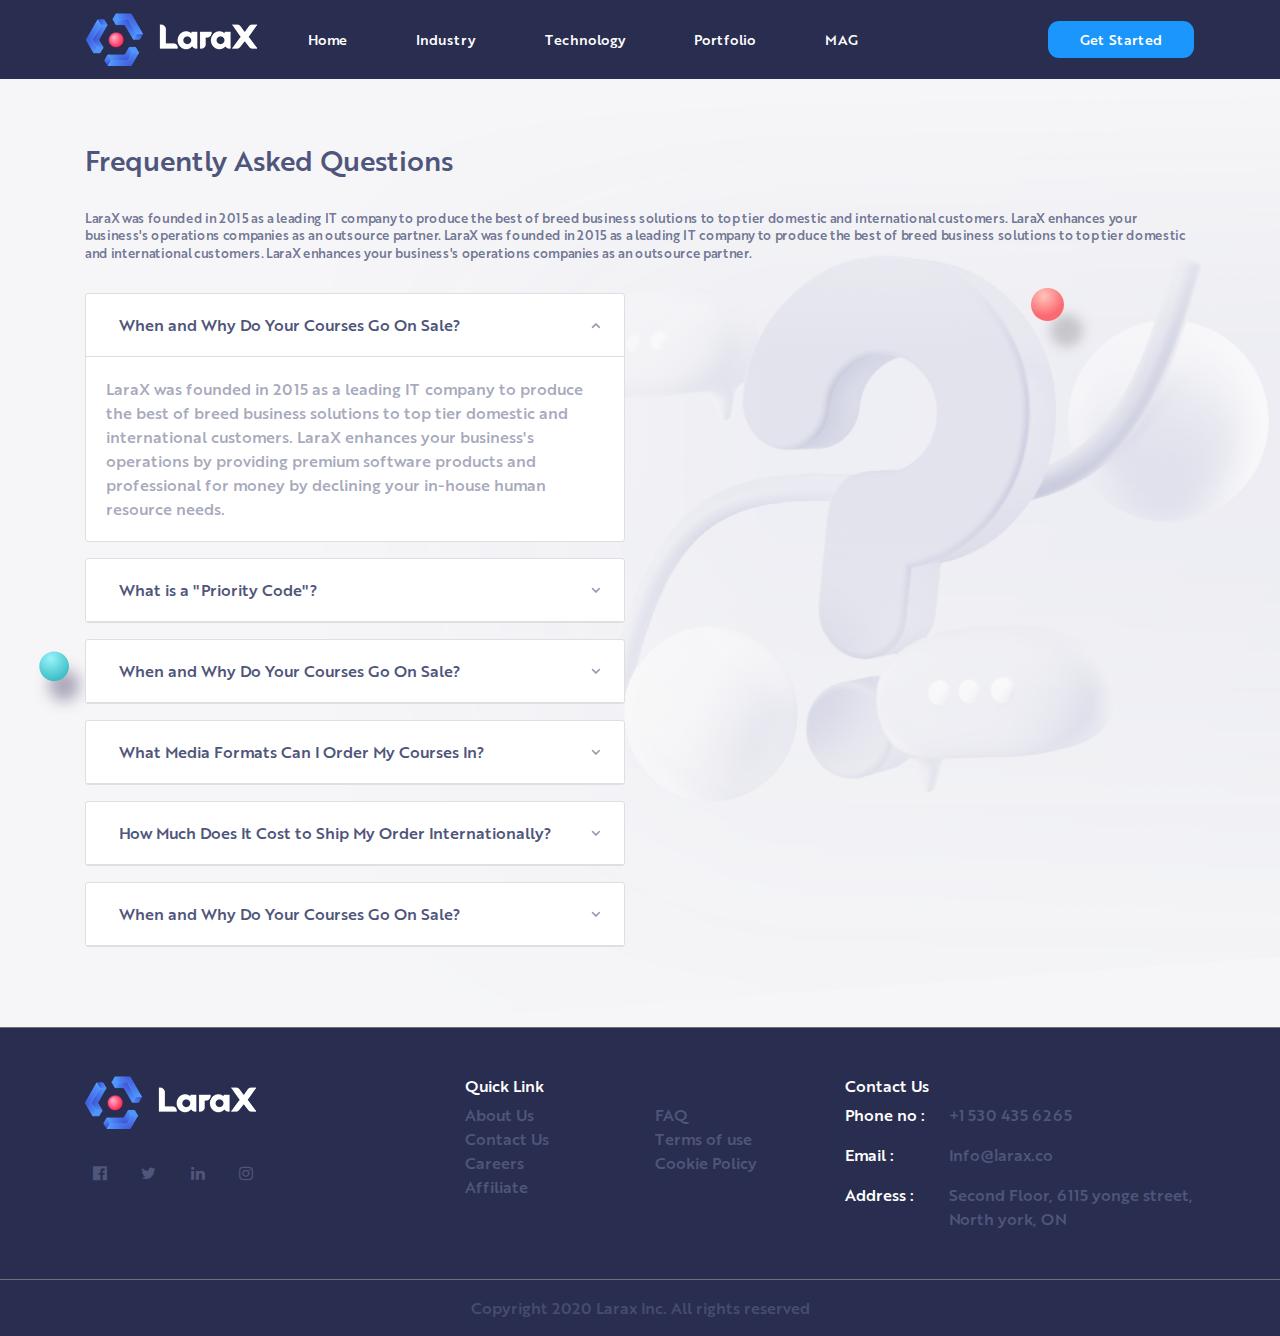
<file: faq.html>
<!DOCTYPE html>
<html lang="en">

<head>
    <meta charset="UTF-8">
    <meta name="viewport" content="width=device-width, initial-scale=1.0">
    <title>Document</title>
    <link rel="stylesheet" href="css/bootstrap.min.css" />
    <link rel="stylesheet" href="css/font-awesome.min.css" />
    <link rel="stylesheet" href="css/main.css" />
    <link rel="stylesheet" href="fonts/fonts.css" />
</head>

<body>
    <header>
        <nav class="container navbar navbar-expand-lg">
            <a class="navbar-brand" href="index.html">
                <img src="img/logo.png" srcset="img/logo@2x.png 2x,img/logo@3x.png 3x" class="logo">
            </a>
            <button class="navbar-toggler" type="button" data-toggle="collapse" data-target="#navMenu"
                aria-controls="navMenu" aria-expanded="false" aria-label="Toggle navigation">
                <i class="fa fa-bars" aria-hidden="true"></i>
            </button>
            <div class="collapse navbar-collapse justify-content-start nav-fill" id="navMenu">
                <ul class="navbar-nav">
                    <li class="nav-item active">
                        <a class="nav-link text-capitalize" href="index.html">Home</a>
                    </li>
                    <li class="nav-item">
                        <a class="nav-link text-capitalize" href="industry.html">Industry</a>
                    </li>
                    <li class="nav-item">
                        <a class="nav-link text-capitalize" href="technology.html">technology</a>
                    </li>
                    <li class="nav-item">
                        <a class="nav-link text-capitalize" href="portfolio.html">portfolio</a>
                    </li>
                    <li class="nav-item">
                        <a class="nav-link text-uppercase" href="mag.html">mag</a>
                    </li>
                </ul>
            </div>
            <a href="#" target="_blank" rel="noopener noreferrer" class="text-capitalize blue-btn">get started</a>
        </nav>
    </header>
    <main role="main" class="faq">
        <section class="prt1 position-relative">
            <div class="overlay">
                <img src="img/red-circle.svg" class="red-circle">
                <img src="img/blue-circle.svg" class="blue-circle">
            </div>
            <div class="container">
                <div class="row">
                    <div class="col-12">
                        <h3>Frequently Asked Questions</h3>
                        <p>
                            LaraX was founded in 2015 as a leading IT company to produce the best of breed business
                            solutions to top tier domestic and international customers. LaraX enhances your business's
                            operations companies as an outsource partner. LaraX was founded in 2015 as a leading IT
                            company to produce the best of breed business solutions to top tier domestic and
                            international customers. LaraX enhances your business's operations companies as an outsource
                            partner.
                        </p>
                    </div>
                    <div class="col-12 col-lg-6 col-md-6">
                        <div id="accordion">
                            <div class="card">
                                <div class="card-header" id="headingOne">
                                    <h6 class="mb-0">
                                        <button class="btn btn-link" data-toggle="collapse" data-target="#collapseOne"
                                            aria-expanded="true" aria-controls="collapseOne">
                                            When and Why Do Your Courses Go On Sale?
                                        </button>
                                    </h6>
                                </div>

                                <div id="collapseOne" class="collapse show" aria-labelledby="headingOne"
                                    data-parent="#accordion">
                                    <div class="card-body">
                                        LaraX was founded in 2015 as a leading IT company to produce the best of breed
                                        business solutions to top tier domestic and international customers.
                                        LaraX enhances your business's operations by providing premium software products
                                        and professional for money by declining your in-house human resource needs.
                                    </div>
                                </div>
                            </div>
                            <div class="card">
                                <div class="card-header" id="headingTwo">
                                    <h6 class="mb-0">
                                        <button class="btn btn-link collapsed" data-toggle="collapse"
                                            data-target="#collapseTwo" aria-expanded="false"
                                            aria-controls="collapseTwo">
                                            What is a "Priority Code"?
                                        </button>
                                    </h6>
                                </div>
                                <div id="collapseTwo" class="collapse" aria-labelledby="headingTwo"
                                    data-parent="#accordion">
                                    <div class="card-body">
                                        Anim pariatur cliche reprehenderit, enim eiusmod high life accusamus terry
                                        richardson ad squid. 3 wolf moon officia aute, non cupidatat skateboard dolor
                                        brunch. Food truck quinoa nesciunt laborum eiusmod. Brunch 3 wolf moon tempor,
                                        sunt aliqua put a bird on it squid single-origin coffee nulla assumenda
                                        shoreditch et. Nihil anim keffiyeh helvetica, craft beer labore wes anderson
                                        cred nesciunt sapiente ea proident. Ad vegan excepteur butcher vice lomo.
                                        Leggings occaecat craft beer farm-to-table, raw denim aesthetic synth nesciunt
                                        you probably haven't heard of them accusamus labore sustainable VHS.
                                    </div>
                                </div>
                            </div>
                            <div class="card">
                                <div class="card-header" id="headingThree">
                                    <h6 class="mb-0">
                                        <button class="btn btn-link collapsed" data-toggle="collapse"
                                            data-target="#collapseThree" aria-expanded="false"
                                            aria-controls="collapseThree">
                                            When and Why Do Your Courses Go On Sale?
                                        </button>
                                    </h6>
                                </div>
                                <div id="collapseThree" class="collapse" aria-labelledby="headingThree"
                                    data-parent="#accordion">
                                    <div class="card-body">
                                        Anim pariatur cliche reprehenderit, enim eiusmod high life accusamus terry
                                        richardson ad squid. 3 wolf moon officia aute, non cupidatat skateboard dolor
                                        brunch. Food truck quinoa nesciunt laborum eiusmod. Brunch 3 wolf moon tempor,
                                        sunt aliqua put a bird on it squid single-origin coffee nulla assumenda
                                        shoreditch et. Nihil anim keffiyeh helvetica, craft beer labore wes anderson
                                        cred nesciunt sapiente ea proident. Ad vegan excepteur butcher vice lomo.
                                        Leggings occaecat craft beer farm-to-table, raw denim aesthetic synth nesciunt
                                        you probably haven't heard of them accusamus labore sustainable VHS.
                                    </div>
                                </div>
                            </div>
                            <div class="card">
                                <div class="card-header" id="heading4">
                                    <h6 class="mb-0">
                                        <button class="btn btn-link collapsed" data-toggle="collapse"
                                            data-target="#collapse4" aria-expanded="false" aria-controls="collapse4">
                                            What Media Formats Can I Order My Courses In?
                                        </button>
                                    </h6>
                                </div>
                                <div id="collapse4" class="collapse" aria-labelledby="heading4"
                                    data-parent="#accordion">
                                    <div class="card-body">
                                        Anim pariatur cliche reprehenderit, enim eiusmod high life accusamus terry
                                        richardson ad squid. 3 wolf moon officia aute, non cupidatat skateboard dolor
                                        brunch. Food truck quinoa nesciunt laborum eiusmod. Brunch 3 wolf moon tempor,
                                        sunt aliqua put a bird on it squid single-origin coffee nulla assumenda
                                        shoreditch et. Nihil anim keffiyeh helvetica, craft beer labore wes anderson
                                        cred nesciunt sapiente ea proident. Ad vegan excepteur butcher vice lomo.
                                        Leggings occaecat craft beer farm-to-table, raw denim aesthetic synth nesciunt
                                        you probably haven't heard of them accusamus labore sustainable VHS.
                                    </div>
                                </div>
                            </div>
                            <div class="card">
                                <div class="card-header" id="heading5">
                                    <h6 class="mb-0">
                                        <button class="btn btn-link collapsed" data-toggle="collapse"
                                            data-target="#collapse5" aria-expanded="false" aria-controls="collapse5">
                                            How Much Does It Cost to Ship My Order Internationally?
                                        </button>
                                    </h6>
                                </div>
                                <div id="collapse5" class="collapse" aria-labelledby="heading5"
                                    data-parent="#accordion">
                                    <div class="card-body">
                                        Anim pariatur cliche reprehenderit, enim eiusmod high life accusamus terry
                                        richardson ad squid. 3 wolf moon officia aute, non cupidatat skateboard dolor
                                        brunch. Food truck quinoa nesciunt laborum eiusmod. Brunch 3 wolf moon tempor,
                                        sunt aliqua put a bird on it squid single-origin coffee nulla assumenda
                                        shoreditch et. Nihil anim keffiyeh helvetica, craft beer labore wes anderson
                                        cred nesciunt sapiente ea proident. Ad vegan excepteur butcher vice lomo.
                                        Leggings occaecat craft beer farm-to-table, raw denim aesthetic synth nesciunt
                                        you probably haven't heard of them accusamus labore sustainable VHS.
                                    </div>
                                </div>
                            </div>
                            <div class="card">
                                <div class="card-header" id="heading6">
                                    <h6 class="mb-0">
                                        <button class="btn btn-link collapsed" data-toggle="collapse"
                                            data-target="#collapse6" aria-expanded="false" aria-controls="collapse6">
                                            When and Why Do Your Courses Go On Sale?
                                        </button>
                                    </h6>
                                </div>
                                <div id="collapse6" class="collapse" aria-labelledby="heading6"
                                    data-parent="#accordion">
                                    <div class="card-body">
                                        Anim pariatur cliche reprehenderit, enim eiusmod high life accusamus terry
                                        richardson ad squid. 3 wolf moon officia aute, non cupidatat skateboard dolor
                                        brunch. Food truck quinoa nesciunt laborum eiusmod. Brunch 3 wolf moon tempor,
                                        sunt aliqua put a bird on it squid single-origin coffee nulla assumenda
                                        shoreditch et. Nihil anim keffiyeh helvetica, craft beer labore wes anderson
                                        cred nesciunt sapiente ea proident. Ad vegan excepteur butcher vice lomo.
                                        Leggings occaecat craft beer farm-to-table, raw denim aesthetic synth nesciunt
                                        you probably haven't heard of them accusamus labore sustainable VHS.
                                    </div>
                                </div>
                            </div>

                        </div>
                    </div>
                </div>
            </div>
        </section>
    </main>
    <footer>
        <div class="container">
            <nav class="nav row">
                <div class="col-12 col-lg-4 logo">
                    <a href="#" target="_blank" rel="noopener noreferrer">
                        <img src="./img/logo.png" alt="">
                    </a>
                    <ul class="list-unstyled d-flex social justify-content-between">
                        <li><a href="#" target="_blank" rel="noopener noreferrer"><i class="fa fa-facebook-official"
                                    aria-hidden="true"></i></a></li>
                        <li><a href="#" target="_blank" rel="noopener noreferrer"><i class="fa fa-twitter"
                                    aria-hidden="true"></i></a></li>
                        <li><a href="#" target="_blank" rel="noopener noreferrer"><i class="fa fa-linkedin"
                                    aria-hidden="true"></i></a></li>
                        <li><a href="#" target="_blank" rel="noopener noreferrer"><i class="fa fa-instagram"
                                    aria-hidden="true"></i></a></li>
                    </ul>
                </div>
                <div class="col-6 col-lg-4 q-links">
                    <h5 class="text-capitalize">Quick Link</h5>
                    <div class="row row-cols-1 row-cols-lg-2 row-cols-md-2">
                        <a href="about.html" class="col">About Us</a>
                        <a href="faq.html" class="col">FAQ</a>
                        <a href="contact.html" class="col">Contact Us</a>
                        <a href="web-portfolio.html" class="col">Terms of use</a>
                        <a href="career.html" class="col">Careers</a>
                        <a href="privacy.html" class="col">Cookie Policy</a>
                        <a href="affiliate.html" class="col">Affiliate</a>
                    </div>
                </div>
                <div class="col-6 col-lg-4 contact">
                    <h5 class="text-capitalize">Contact Us</h5>
                    <div class="d-flex">
                        <div class="phone">
                            <b>Phone no :</b>
                            <span>+1 530 435 6265</span>
                        </div>
                        <div class="email">
                            <b>Email :</b>
                            <span>Info@larax.co</span>
                        </div>
                        <div class="address">
                            <b>Address :</b>
                            <address>Second Floor, 6115 yonge street,
                                North york, ON</address>
                        </div>
                    </div>
                </div>
            </nav>
        </div>
        <section class="copywrite">
            <p>Copyright 2020 Larax Inc. All rights reserved</p>
        </section>
    </footer>
    <script type="text/javascript" src="js/jquery-1.11.2.min.js"></script>
    <script type="text/javascript" src="js/bootstrap.min.js"></script>
</body>

</html>
</file>
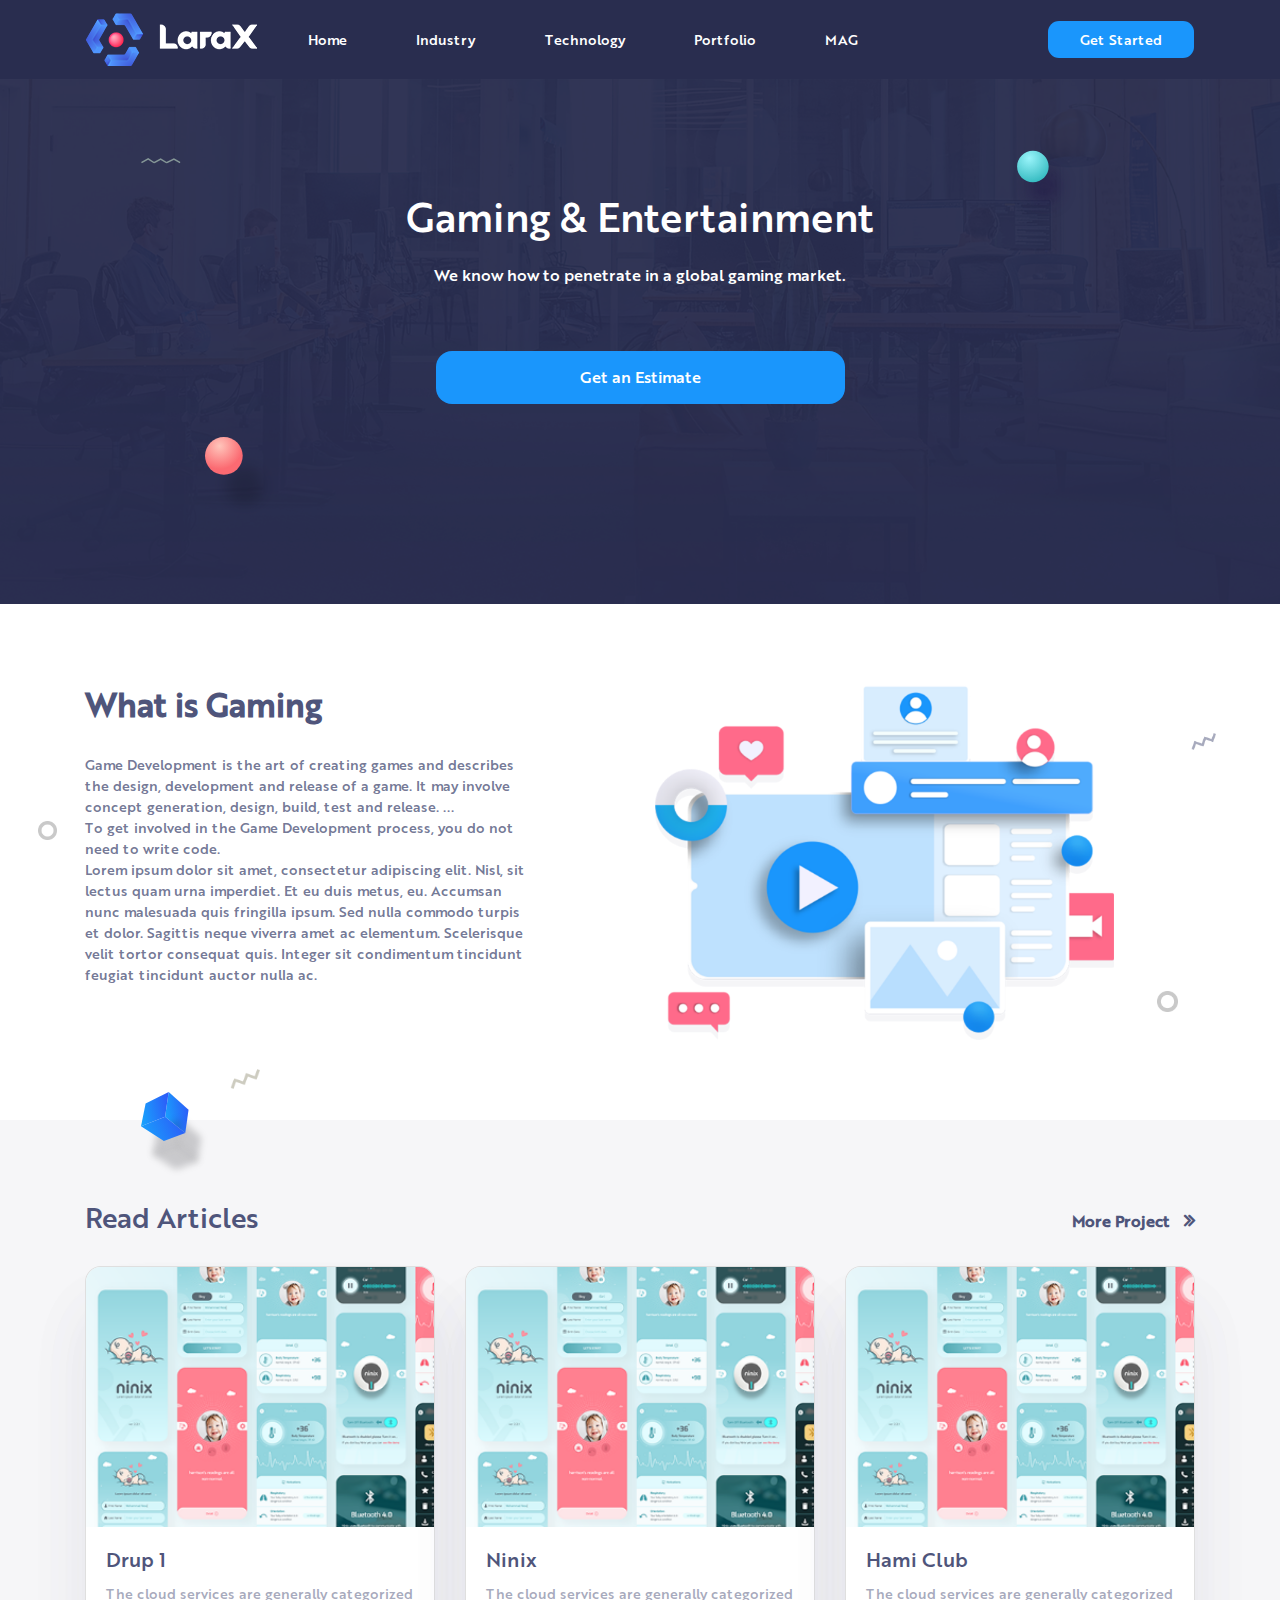
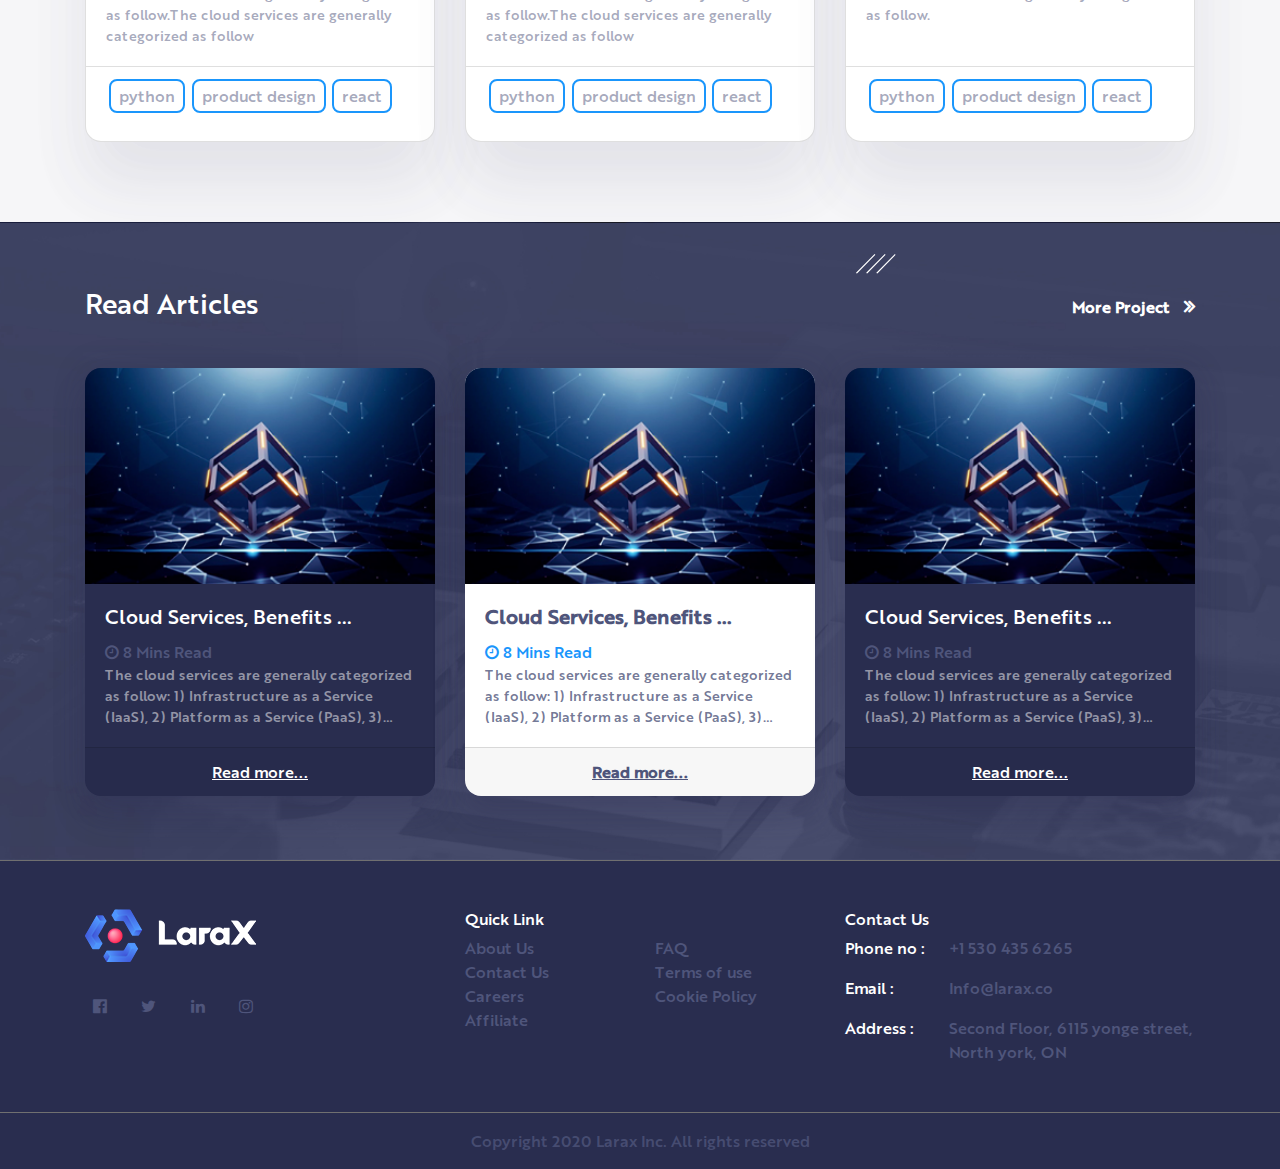
<file: industry.html>
<!DOCTYPE html>
<html lang="en">
    <head>
        <meta charset="UTF-8">
        <meta name="viewport" content="width=device-width, initial-scale=1.0">
        <title>Document</title>
        <link rel="stylesheet" href="css/bootstrap.min.css" />
        <link rel="stylesheet" href="css/font-awesome.min.css" />
        <link rel="stylesheet" href="css/main.css" />
        <link rel="stylesheet" href="fonts/fonts.css" />

    </head>
    <body>
        <header>
            <nav class="container navbar navbar-expand-lg">
                <a class="navbar-brand" href="index.html">
                    <img src="img/logo.png"srcset="img/logo@2x.png 2x,img/logo@3x.png 3x"
                        class="logo">
                </a>
                <button class="navbar-toggler" type="button" data-toggle="collapse" data-target="#navMenu" aria-controls="navMenu" aria-expanded="false" aria-label="Toggle navigation">
                    <i class="fa fa-bars" aria-hidden="true"></i>
                </button>
                <div class="collapse navbar-collapse justify-content-start nav-fill" id="navMenu">
                  <ul class="navbar-nav">
                    <li class="nav-item active">
                      <a class="nav-link text-capitalize" href="index.html">Home</a>
                    </li>
                    <li class="nav-item">
                      <a class="nav-link text-capitalize" href="industry.html">Industry</a>
                    </li>
                    <li class="nav-item">
                      <a class="nav-link text-capitalize" href="technology.html">technology</a>
                    </li>
                    <li class="nav-item">
                      <a class="nav-link text-capitalize" href="portfolio.html">portfolio</a>
                    </li>
                    <li class="nav-item">
                      <a class="nav-link text-uppercase" href="mag.html">mag</a>
                    </li>
                  </ul>
                </div>
                <a href="#" target="_blank" rel="noopener noreferrer" class="text-capitalize blue-btn">get started</a>
              </nav>
        </header>
        <main role="main" class="industry">
            <section class="prt1">
                <div class="overlay">
                    <img src="img/red-circle.svg" class="red-circle">
                    <img src="img/blue-circle.svg" class="blue-circle">
                    <img src="img/wavy.svg" class="wavy">
                </div>
                <div class="container">
                    <div class="row justify-content-center">
                        <div class="col-10 col-lg-7 text-center">
                            <h1>Gaming & Entertainment</h1>
                            <p>We know how to penetrate in a global gaming
                                market.</p>
                            <a href="#" target="_blank" rel="noopener
                                noreferrer">Get an Estimate</a>
                        </div>
                    </div>
                </div>
            </section>
            <section class="prt2 position-relative">
                <div class="overlay">
                    <img src="img/circle.png"
                        srcset="img/circle@2x.png 2x,
                        img/circle@3x.png 3x"
                        class="circle">
                    <img src="img/circle.png"
                        srcset="img/circle@2x.png 2x,
                        img/circle@3x.png 3x"
                        class="circle2 lg-device">
                    <img src="img/orib-wavy.png"
                        srcset="img/orib-wavy@2x.png 2x,
                        img/orib-wavy@3x.png 3x"
                        class="orib-wavy lg-device">
                    <img src="img/orib-wavy.png"
                        srcset="img/orib-wavy@2x.png 2x,
                        img/orib-wavy@3x.png 3x"
                        class="orib-wavy2 lg-device">
                </div>
                <div class="container">
                    <div class="row justify-content-between">
                        <div class="col-lg-5 col-12">
                            <div class="left-side">
                                <h2>What is Gaming</h2>
                                <p>
                                    Game Development is the art of creating
                                    games and describes the design, development
                                    and release of a game.
                                    It may involve concept generation, design,
                                    build, test and release. ... </p>
                                <p>To get involved in the Game Development
                                    process, you do not need to write code.</p>
                                <p>Lorem ipsum dolor sit amet, consectetur
                                    adipiscing elit. Nisl, sit lectus quam urna
                                    imperdiet. Et eu duis metus, eu. Accumsan
                                    nunc malesuada quis fringilla ipsum. Sed
                                    nulla commodo turpis et dolor. Sagittis
                                    neque viverra amet ac elementum. Scelerisque
                                    velit tortor consequat quis. Integer sit
                                    condimentum tincidunt feugiat tincidunt
                                    auctor nulla ac.
                                </p>
                            </div>
                        </div>
                        <div class="col-lg-6 col-12 rtl-side">
                            <img src="./img/gaming.png" alt="">
                        </div>
                    </div>
                </div>
            </section>
            <section class="prt3 position-relative">
                <div class="overlay">
                    <img src="./img/blue-cube.svg" alt="" class="blue-cube">
                </div>
                <div class="container">
                    <div class="row justify-content-center">
                        <div class="col-12">                        
                            <div class="row align-items-center mb-4">
                                <div class="col-8">
                                    <h3 class="text-capitalize">Read Articles</h3>
                                </div>
                            <div class="col-4 text-right lg-device">
                                <a href="#" target="_blank" rel="noopener noreferrer" class="more-prj">
                                    More Project
                                    <i class="fa fa-angle-double-right" aria-hidden="true"></i>
                                </a>
                            </div>
                            </div>
                        </div>
                        
            <div class="col-12">
              <div class="row lg-device justify-content-center">
                <div class="col-lg-4 col-md-6 col-sm-10 col-12">
                  <div class="card">
                    <img
                      src="./img/capture.PNG"
                      class="card-img-top"
                      alt="..."
                    />
                    <div class="card-body">
                      <h5 class="card-title">Drup 1</h5>
                      <p class="card-text">
                        The cloud services are generally categorized as
                        follow.The cloud services are generally categorized as
                        follow
                      </p>
                    </div>
                    <div class="card-footer">
                      <ul class="list-unstyled d-flex">
                        <li>
                          <a href="#" target="_blank" rel="noopener noreferrer"
                            >python</a
                          >
                        </li>
                        <li>
                          <a href="#" target="_blank" rel="noopener noreferrer"
                            >product design</a
                          >
                        </li>
                        <li>
                          <a href="#" target="_blank" rel="noopener noreferrer"
                            >react</a
                          >
                        </li>
                      </ul>
                    </div>
                  </div>
                </div>
                <div class="col-lg-4 col-md-6 col-sm-10 col-12">
                  <div class="card">
                    <img
                      src="./img/capture.PNG"
                      class="card-img-top"
                      alt="..."
                    />
                    <div class="card-body">
                      <h5 class="card-title">Ninix</h5>
                      <p class="card-text">
                        The cloud services are generally categorized as
                        follow.The cloud services are generally categorized as
                        follow
                      </p>
                    </div>
                    <div class="card-footer">
                      <ul class="list-unstyled d-flex">
                        <li>
                          <a href="#" target="_blank" rel="noopener noreferrer"
                            >python</a
                          >
                        </li>
                        <li>
                          <a href="#" target="_blank" rel="noopener noreferrer"
                            >product design</a
                          >
                        </li>
                        <li>
                          <a href="#" target="_blank" rel="noopener noreferrer"
                            >react</a
                          >
                        </li>
                      </ul>
                    </div>
                  </div>
                </div>
                <div class="col-lg-4 col-md-6 col-sm-10 col-12">
                  <div class="card">
                    <img
                      src="./img/capture.PNG"
                      class="card-img-top"
                      alt="..."
                    />
                    <div class="card-body">
                      <h5 class="card-title">Hami Club</h5>
                      <p class="card-text">
                        The cloud services are generally categorized as follow.
                      </p>
                    </div>
                    <div class="card-footer">
                      <ul class="list-unstyled d-flex">
                        <li>
                          <a href="#" target="_blank" rel="noopener noreferrer"
                            >python</a
                          >
                        </li>
                        <li>
                          <a href="#" target="_blank" rel="noopener noreferrer"
                            >product design</a
                          >
                        </li>
                        <li>
                          <a href="#" target="_blank" rel="noopener noreferrer"
                            >react</a
                          >
                        </li>
                      </ul>
                    </div>
                  </div>
                </div>
              </div>
              <div class="row mobview">
                <div id="carousel2" class="carousel slide" data-ride="carousel">
                  <ol class="carousel-indicators">
                    <li
                      data-target="#carousel2"
                      data-slide-to="0"
                      class="active"
                    ></li>
                    <li data-target="#carousel2" data-slide-to="1"></li>
                    <li data-target="#carousel2" data-slide-to="2"></li>
                  </ol>
                  <div class="carousel-inner">
                    <div class="carousel-item active">
                      <div class="card">
                        <img
                          src="./img/capture.PNG"
                          class="card-img-top"
                          alt="..."
                        />
                        <div class="card-body">
                          <h5 class="card-title">Drup 1</h5>
                          <p class="card-text">
                            The cloud services are generally categorized as
                            follow.The cloud services are generally categorized
                            as follow
                          </p>
                        </div>
                        <div class="card-footer">
                          <ul class="list-unstyled d-flex">
                            <li>
                              <a
                                href="#"
                                target="_blank"
                                rel="noopener noreferrer"
                                >python</a
                              >
                            </li>
                            <li>
                              <a
                                href="#"
                                target="_blank"
                                rel="noopener noreferrer"
                                >product design</a
                              >
                            </li>
                            <li>
                              <a
                                href="#"
                                target="_blank"
                                rel="noopener noreferrer"
                                >react</a
                              >
                            </li>
                          </ul>
                        </div>
                      </div>
                    </div>
                    <div class="carousel-item">
                      <div class="card">
                        <img
                          src="./img/capture.PNG"
                          class="card-img-top"
                          alt="..."
                        />
                        <div class="card-body">
                          <h5 class="card-title">Ninix</h5>
                          <p class="card-text">
                            The cloud services are generally categorized as
                            follow.The cloud services are generally categorized
                            as follow
                          </p>
                        </div>
                        <div class="card-footer">
                          <ul class="list-unstyled d-flex">
                            <li>
                              <a
                                href="#"
                                target="_blank"
                                rel="noopener noreferrer"
                                >python</a
                              >
                            </li>
                            <li>
                              <a
                                href="#"
                                target="_blank"
                                rel="noopener noreferrer"
                                >product design</a
                              >
                            </li>
                            <li>
                              <a
                                href="#"
                                target="_blank"
                                rel="noopener noreferrer"
                                >react</a
                              >
                            </li>
                          </ul>
                        </div>
                      </div>
                    </div>
                    <div class="carousel-item">
                      <div class="card">
                        <img
                          src="./img/capture.PNG"
                          class="card-img-top"
                          alt="..."
                        />
                        <div class="card-body">
                          <h5 class="card-title">Hami Club</h5>
                          <p class="card-text">
                            The cloud services are generally categorized as
                            follow.
                          </p>
                        </div>
                        <div class="card-footer">
                          <ul class="list-unstyled d-flex">
                            <li>
                              <a
                                href="#"
                                target="_blank"
                                rel="noopener noreferrer"
                                >python</a
                              >
                            </li>
                            <li>
                              <a
                                href="#"
                                target="_blank"
                                rel="noopener noreferrer"
                                >product design</a
                              >
                            </li>
                            <li>
                              <a
                                href="#"
                                target="_blank"
                                rel="noopener noreferrer"
                                >react</a
                              >
                            </li>
                          </ul>
                        </div>
                      </div>
                    </div>
                  </div>
                </div>
              </div>
            </div>
                    </div>
                </div>
            </section>
            <section class="prt4 position-relative">
                <div class="overlay">
                    <img src="./img/lines.svg" alt="" class="lines">
                </div>
                <div class="container">
                    <div class="row justify-content-center">
                        <div class="col-12">                        
                            <div class="row justify-content-between align-items-center mb-4">
                                <div class="col-8">
                                    <h3 class="text-capitalize">Read Articles</h3>
                                </div>
                            <div class="col-3 text-right lg-device">
                                <a href="#" target="_blank" rel="noopener noreferrer" class="more-prj">
                                    More Project
                                    <i class="fa fa-angle-double-right" aria-hidden="true"></i>
                                </a>
                            </div>
                            </div>
                        </div>
                        <div class="col-12">
                            <div class="row lg-device">
                                <div class="col-lg-4 col-6">
                                    <div class="card">
                                        <img src="./img/cap1.PNG" class="card-img-top" alt="...">
                                        <div class="card-body">
                                          <h5 class="card-title">Cloud Services, Benefits ...</h5>
                                          <div class="time">
                                            <i class="fa fa-clock-o" aria-hidden="true"></i>
                                              <span>8 Mins Read</span>
                                          </div>
                                          <p class="card-text">The cloud services are generally categorized as follow: 1) Infrastructure as a Service (IaaS), 2) Platform as a Service (PaaS), 3)…</p>
                                        </div>
                                        <div class="card-footer">
                                          <a href="#" target="_blank" rel="noopener noreferrer"><u>Read more...</u></a>
                                        </div>
                                      </div>
                                </div>
                                <div class="col-lg-4 col-6">
                                    <div class="card od-card">
                                        <img src="./img/cap1.PNG" class="card-img-top" alt="...">
                                        <div class="card-body">
                                          <h5 class="card-title">Cloud Services, Benefits ...</h5>
                                          <div class="time">
                                            <i class="fa fa-clock-o" aria-hidden="true"></i>
                                              <span>8 Mins Read</span>
                                          </div>
                                          <p class="card-text">The cloud services are generally categorized as follow: 1) Infrastructure as a Service (IaaS), 2) Platform as a Service (PaaS), 3)…</p>
                                        </div>
                                        <div class="card-footer">
                                          <a href="#" target="_blank" rel="noopener noreferrer"><u>Read more...</u></a>
                                        </div>
                                      </div>
                                    </div>
                                <div class="col-lg-4 col-6">                                
                                    <div class="card">
                                        <img src="./img/cap1.PNG" class="card-img-top" alt="...">
                                        <div class="card-body">
                                          <h5 class="card-title">Cloud Services, Benefits ...</h5>
                                          <div class="time">
                                            <i class="fa fa-clock-o" aria-hidden="true"></i>
                                              <span>8 Mins Read</span>
                                          </div>
                                          <p class="card-text">The cloud services are generally categorized as follow: 1) Infrastructure as a Service (IaaS), 2) Platform as a Service (PaaS), 3)…</p>
                                        </div>
                                        <div class="card-footer">
                                          <a href="#" target="_blank" rel="noopener noreferrer"><u>Read more...</u></a>
                                        </div>
                                      </div>
                                </div>
                            </div>
                            
                            <div class="mobview">
                                <div id="carousel2" class="carousel slide" data-ride="carousel">
                                    <ol class="carousel-indicators">
                                      <li data-target="#carousel2" data-slide-to="0" class="active"></li>
                                      <li data-target="#carousel2" data-slide-to="1"></li>
                                      <li data-target="#carousel2" data-slide-to="2"></li>
                                    </ol>
                                    <div class="carousel-inner">
                                      <div class="carousel-item active">
                                        <div class="card">
                                            <img src="./img/cap1.PNG" class="card-img-top" alt="...">
                                            <div class="card-body">
                                              <h5 class="card-title">Cloud Services, Benefits ...</h5>
                                              <div class="time">
                                                <i class="fa fa-clock-o" aria-hidden="true"></i>
                                                  <span>8 Mins Read</span>
                                              </div>
                                              <p class="card-text">The cloud services are generally categorized as follow: 1) Infrastructure as a Service (IaaS), 2) Platform as a Service (PaaS), 3)…</p>
                                            </div>
                                            <div class="card-footer">
                                              <a href="#" target="_blank" rel="noopener noreferrer"><u>Read more...</u></a>
                                            </div>
                                          </div>
                                      </div>
                                      <div class="carousel-item">
                                        <div class="card od-card">
                                            <img src="./img/cap1.PNG" class="card-img-top" alt="...">
                                            <div class="card-body">
                                              <h5 class="card-title">Cloud Services, Benefits ...</h5>
                                              <div class="time">
                                                <i class="fa fa-clock-o" aria-hidden="true"></i>
                                                  <span>8 Mins Read</span>
                                              </div>
                                              <p class="card-text">The cloud services are generally categorized as follow: 1) Infrastructure as a Service (IaaS), 2) Platform as a Service (PaaS), 3)…</p>
                                            </div>
                                            <div class="card-footer">
                                              <a href="#" target="_blank" rel="noopener noreferrer"><u>Read more...</u></a>
                                            </div>
                                          </div>
                                      </div>
                                      <div class="carousel-item">
                                        <div class="card">
                                            <img src="./img/cap1.PNG" class="card-img-top" alt="...">
                                            <div class="card-body">
                                              <h5 class="card-title">Cloud Services, Benefits ...</h5>
                                              <div class="time">
                                                <i class="fa fa-clock-o" aria-hidden="true"></i>
                                                  <span>8 Mins Read</span>
                                              </div>
                                              <p class="card-text">The cloud services are generally categorized as follow: 1) Infrastructure as a Service (IaaS), 2) Platform as a Service (PaaS), 3)…</p>
                                            </div>
                                            <div class="card-footer">
                                              <a href="#" target="_blank" rel="noopener noreferrer"><u>Read more...</u></a>
                                            </div>
                                          </div>
                                      </div>
                                    </div>
                                  </div>
                            </div>
                        </div>  
                    </div>
                </div>
            </section>
        </main>
        <footer>
            <div class="container">
                <nav class="nav row">
                    <div class="col-12 col-lg-4 logo">
                        <a href="#" target="_blank" rel="noopener noreferrer">
                            <img src="./img/logo.png" alt="">
                        </a>
                        <ul class="list-unstyled d-flex social justify-content-between">
                            <li><a href="#" target="_blank" rel="noopener noreferrer"><i class="fa fa-facebook-official" aria-hidden="true"></i></a></li>
                            <li><a href="#" target="_blank" rel="noopener noreferrer"><i class="fa fa-twitter" aria-hidden="true"></i></a></li>
                            <li><a href="#" target="_blank" rel="noopener noreferrer"><i class="fa fa-linkedin" aria-hidden="true"></i></a></li>
                            <li><a href="#" target="_blank" rel="noopener noreferrer"><i class="fa fa-instagram" aria-hidden="true"></i></a></li>
                        </ul>
                    </div>
                    <div class="col-6 col-lg-4 q-links">
                        <h5 class="text-capitalize">Quick Link</h5>
                        <div class="row row-cols-1 row-cols-lg-2 row-cols-md-2">
                            <a href="about.html" class="col">About Us</a>
                            <a href="faq.html" class="col">FAQ</a>
                            <a href="contact.html" class="col">Contact Us</a>
                            <a href="web-portfolio.html" class="col">Terms of use</a>
                            <a href="career.html" class="col">Careers</a>
                            <a href="privacy.html" class="col">Cookie Policy</a>
                            <a href="affiliate.html" class="col">Affiliate</a>
                        </div>
                    </div>
                    <div class="col-6 col-lg-4 contact">
                        <h5 class="text-capitalize">Contact Us</h5>
                        <div class="d-flex">
                            <div class="phone">
                                <b>Phone no :</b>
                                <span>+1 530 435 6265</span>
                            </div>
                            <div class="email">
                                <b>Email :</b>
                                <span>Info@larax.co</span>
                            </div>
                            <div class="address">
                                <b>Address :</b>
                                <address>Second Floor, 6115 yonge street,
                                    North york, ON</address>
                            </div>
                        </div>
                    </div>
                </nav>
            </div>
            <section class="copywrite">
                <p>Copyright 2020 Larax Inc. All rights reserved</p>
            </section>
        </footer>
        <script type="text/javascript" src="js/jquery-1.11.2.min.js"></script>
        <script type="text/javascript" src="js/bootstrap.min.js"></script>
        <script>
            $('.carousel').carousel({ interval: false });
        </script>
    </body>
</html>
</file>
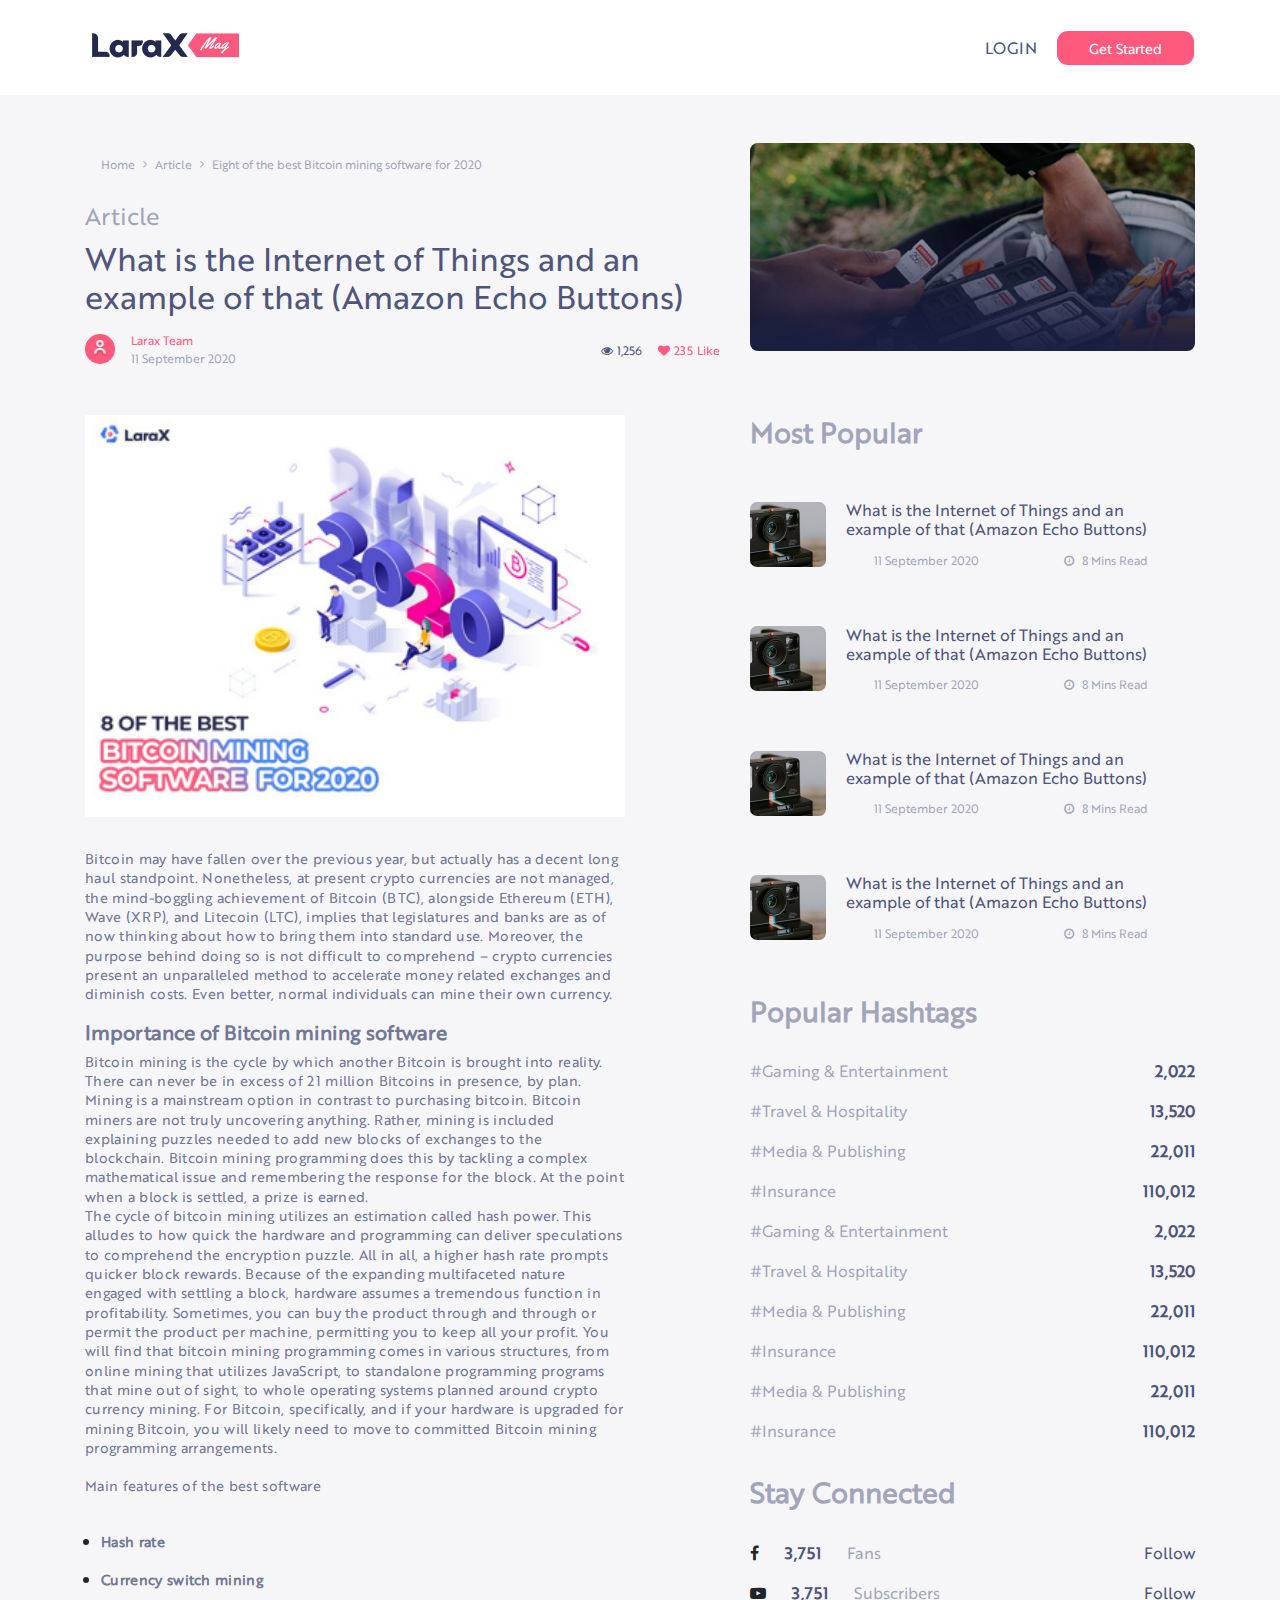
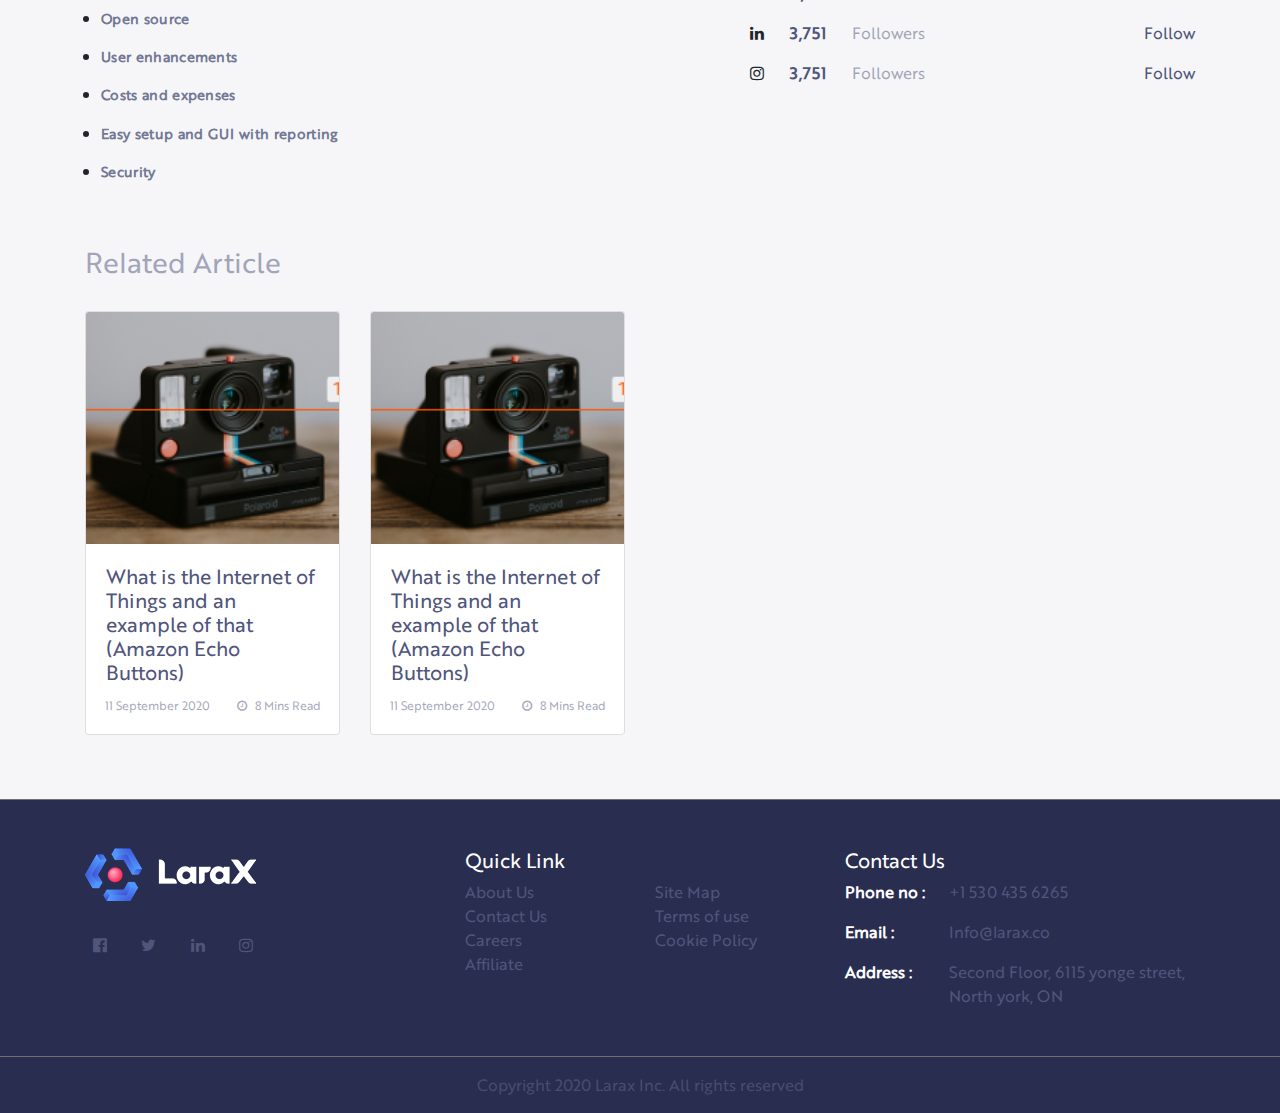
<file: mag-post.html>
<!DOCTYPE html>
<html lang="en">

<head>
    <meta charset="UTF-8">
    <meta name="viewport" content="width=device-width, initial-scale=1.0">
    <title>Document</title>
    <link rel="stylesheet" href="css/bootstrap.min.css" />
    <link rel="stylesheet" href="css/font-awesome.min.css" />
    <link rel="stylesheet" href="css/mag.css" />
    <link rel="stylesheet" href="fonts/fonts.css" />
</head>

<body>
    <header>
        <nav class="container navbar">
            <a class="navbar-brand" href="#">
                <img src="img/mag-logo.PNG" class="logo">
            </a>
            <div class="right-side">
                <a href="#" target="_blank" rel="noopener noreferrer" class="text-uppercase hide-mob">login</a>
                
            <button class="navbar-toggler hide-lg" type="button" data-toggle="collapse" data-target="#navMenu"
            aria-controls="navMenu" aria-expanded="false" aria-label="Toggle navigation">
            <i class="fa fa-bars" aria-hidden="true"></i>
        </button>
                <a href="#" target="_blank" rel="noopener noreferrer" class="text-capitalize send">get started</a>
            </div>
        </nav>
    </header>
    <main role="main" class="mag-post">
        <div class="container">
            <div class="row justify-content-center vitrin">
                <div class="col-12 col-lg-7">
                    <nav aria-label="breadcrumb">
                        <ol class="breadcrumb">
                            <li class="breadcrumb-item"><a href="#">Home</a></li>
                            <li class="breadcrumb-item"><a href="#">Article</a></li>
                            <li class="breadcrumb-item active" aria-current="page">Eight of the best
                                Bitcoin mining software for 2020</li>
                        </ol>
                    </nav>
                    <h4 class="title-muted">Article</h4>
                    <h2>What is the Internet of Things and an example
                        of that (Amazon Echo Buttons)</h2>
                    <div class="vitrin-footer d-flex justify-content-between
                            align-items-center">
                        <div class="right-side d-flex align-items-center">
                            <div class="user"></div>
                            <div class="txt">
                                <span>Larax Team</span>
                                <span class="date">11 September 2020</span>
                            </div>
                        </div>
                        <div class="left-side d-flex">
                            <div class="views">
                                <i class="fa fa-eye" aria-hidden="true"></i>
                                <span>1,256</span>
                            </div>
                            <div class="likes">
                                <i class="fa fa-heart" aria-hidden="true"></i>
                                <span>235</span>
                                <small>Like</small>
                            </div>
                        </div>
                    </div>
                </div>
                <div class="col-12 col-lg-5 hide-mob">
                    <img src="./img/mag/vitrin.PNG" class="rounded" alt="">
                </div>
            </div>
            <div class="row justify-content-between">
                <section class="col-12 col-lg-6 ltr-side">
                    <article class="main-article">
                        <img src="./img/mag/article1.PNG" alt="" class="img">
                        <div class="txt">
                            <p>
                                Bitcoin may have fallen over the previous
                                year, but actually has a decent long haul
                                standpoint. Nonetheless, at present crypto
                                currencies are not managed, the
                                mind-boggling achievement of Bitcoin (BTC),
                                alongside Ethereum (ETH), Wave (XRP), and
                                Litecoin (LTC), implies that legislatures
                                and banks are as of now thinking about how
                                to bring them into standard use. Moreover,
                                the purpose behind doing so is not difficult
                                to comprehend – crypto currencies present an
                                unparalleled method to accelerate money
                                related exchanges and diminish costs. Even
                                better, normal individuals can mine their
                                own currency.
                            </p>
                            <h5>Importance of Bitcoin mining software</h5>
                            <p> Bitcoin mining is the cycle by which another
                                Bitcoin is brought into reality. There can
                                never be in excess of 21 million Bitcoins in
                                presence, by plan. Mining is a mainstream
                                option in contrast to purchasing bitcoin.
                                Bitcoin miners are not truly uncovering
                                anything. Rather, mining is included
                                explaining puzzles needed to add new blocks
                                of exchanges to the blockchain. Bitcoin
                                mining programming does this by tackling a
                                complex mathematical issue and remembering
                                the response for the block. At the point
                                when a block is settled, a prize is earned.<br />
                                The cycle of bitcoin mining utilizes an
                                estimation called hash power. This
                                alludes to how quick the hardware and
                                programming can deliver speculations to
                                comprehend the encryption puzzle. All in
                                all, a higher hash rate prompts quicker
                                block rewards. Because of the expanding
                                multifaceted nature engaged with
                                settling a block, hardware assumes a
                                tremendous function in profitability.
                                Sometimes, you can buy the product
                                through and through or permit the
                                product per machine, permitting you to
                                keep all your profit. You will find that
                                bitcoin mining programming comes in
                                various structures, from online mining
                                that utilizes JavaScript, to standalone
                                programming programs that mine out of
                                sight, to whole operating systems
                                planned around crypto currency mining.
                                For Bitcoin, specifically, and if your
                                hardware is upgraded for mining Bitcoin,
                                you will likely need to move to
                                committed Bitcoin mining programming
                                arrangements.
                            </p>
                            <span>Main features of the best software
                            </span>
                            <ul>
                                <li>
                                    <p>Hash rate</p>
                                </li>
                                <li>
                                    <p>Currency switch mining</p>
                                </li>
                                <li>
                                    <p>Open source</p>
                                </li>
                                <li>
                                    <p>User enhancements</p>
                                </li>
                                <li>
                                    <p>Costs and expenses</p>
                                </li>
                                <li>
                                    <p>Easy setup and GUI with reporting</p>
                                </li>
                                <li>
                                    <p>Security</p>
                                </li>
                            </ul>

                        </div>
                    </article>
                    <article class="related">
                        <h3>Related Article</h3>
                        <div class="row">
                            <div class="col-12 col-lg-6 col-md-4">
                                <div class="card">
                                    <img class="card-img-top" src="./img/mag/relate.PNG" alt="Card image cap">
                                    <div class="card-body">
                                        <h5 class="card-title">What is
                                            the Internet of Things
                                            and an example of that
                                            (Amazon Echo Buttons)</h5>
                                        <div class="row
                                                    justify-content-around">
                                            <span class="date">11
                                                September 2020</span>
                                            <span class="time"><i class="fa
                                                            fa-clock-o" aria-hidden="true"></i>8
                                                Mins Read</span>
                                        </div>
                                    </div>
                                </div>
                            </div>
                            <div class="col-12 col-lg-6 col-md-4">
                                <div class="card">
                                    <img class="card-img-top" src="./img/mag/relate.PNG" alt="Card image cap">
                                    <div class="card-body">
                                        <h5 class="card-title">What is
                                            the Internet of Things
                                            and an example of that
                                            (Amazon Echo Buttons)</h5>
                                        <div class="row
                                                    justify-content-around">
                                            <span class="date">11
                                                September 2020</span>
                                            <span class="time"><i class="fa
                                                            fa-clock-o" aria-hidden="true"></i>8
                                                Mins Read</span>
                                        </div>
                                    </div>
                                </div>
                            </div>
                        </div>
                    </article>
                </section>
                <aside class="col-12 col-lg-5">
                    <section>
                        <h3>Most Popular</h3>
                        <div class="card-horiz d-flex
                                    align-items-center">
                            <img src="./img/mag/popul.PNG" alt="" class="">
                            <div class="card-body">
                                <h6 class="card-title">What is the
                                    Internet of Things
                                    and an example of that
                                    (Amazon Echo Buttons)</h6>
                                <div class="row justify-content-around">
                                    <span class="date">11 September 2020</span>
                                    <span class="time"><i class="fa
                                                    fa-clock-o" aria-hidden="true"></i>8
                                        Mins Read</span>
                                </div>
                            </div>
                        </div>
                        <div class="card-horiz d-flex
                                    align-items-center">
                            <img src="./img/mag/popul.PNG" alt="" class="">
                            <div class="card-body">
                                <h6 class="card-title">What is the
                                    Internet of Things
                                    and an example of that
                                    (Amazon Echo Buttons)</h6>
                                <div class="row justify-content-around">
                                    <span class="date">11 September 2020</span>
                                    <span class="time"><i class="fa
                                                    fa-clock-o" aria-hidden="true"></i>8
                                        Mins Read</span>
                                </div>
                            </div>
                        </div>
                        <div class="card-horiz d-flex
                                    align-items-center">
                            <img src="./img/mag/popul.PNG" alt="" class="">
                            <div class="card-body">
                                <h6 class="card-title">What is the
                                    Internet of Things
                                    and an example of that
                                    (Amazon Echo Buttons)</h6>
                                <div class="row justify-content-around">
                                    <span class="date">11 September 2020</span>
                                    <span class="time"><i class="fa
                                                    fa-clock-o" aria-hidden="true"></i>8
                                        Mins Read</span>
                                </div>
                            </div>
                        </div>
                        <div class="card-horiz d-flex
                                    align-items-center">
                            <img src="./img/mag/popul.PNG" alt="" class="">
                            <div class="card-body">
                                <h6 class="card-title">What is the
                                    Internet of Things
                                    and an example of that
                                    (Amazon Echo Buttons)</h6>
                                <div class="row justify-content-around">
                                    <span class="date">11 September 2020</span>
                                    <span class="time"><i class="fa
                                                    fa-clock-o" aria-hidden="true"></i>8
                                        Mins Read</span>
                                </div>
                            </div>
                        </div>
                    </section>
                    <section class="hashtags">
                        <h3>Popular Hashtags</h3>
                        <ul class="list-unstyled">
                            <li class="d-flex justify-content-between
                                        align-items-center"><span>#Gaming &
                                    Entertainment</span><b>2,022</b></li>
                            <li class="d-flex justify-content-between
                                        align-items-center"><span>#Travel &
                                    Hospitality</span><b>13,520</b></li>
                            <li class="d-flex justify-content-between
                                        align-items-center"><span>#Media &
                                    Publishing</span><b>22,011</b></li>
                            <li class="d-flex justify-content-between
                                        align-items-center"><span>#Insurance</span><b>110,012</b></li>
                            <li class="d-flex justify-content-between
                                        align-items-center"><span>#Gaming &
                                    Entertainment</span><b>2,022</b></li>
                            <li class="d-flex justify-content-between
                                        align-items-center"><span>#Travel &
                                    Hospitality</span><b>13,520</b></li>
                            <li class="d-flex justify-content-between
                                        align-items-center"><span>#Media &
                                    Publishing</span><b>22,011</b></li>
                            <li class="d-flex justify-content-between
                                        align-items-center"><span>#Insurance</span><b>110,012</b></li>
                            <li class="d-flex justify-content-between
                                        align-items-center"><span>#Media &
                                    Publishing</span><b>22,011</b></li>
                            <li class="d-flex justify-content-between
                                        align-items-center"><span>#Insurance</span><b>110,012</b></li>
                        </ul>
                    </section>
                    <section class="conected">
                        <h3>Stay Connected</h3>
                        <ul class="list-unstyled">
                            <li class="d-flex justify-content-between
                                        align-items-center">
                                <div class="left">
                                    <i class="fa fa-facebook" aria-hidden="true"></i>
                                    <b>3,751</b>
                                    <span>Fans</span>
                                </div>
                                <a href="#" target="_blank" rel="noopener noreferrer">Follow</a>
                            </li>
                            <li class="d-flex justify-content-between
                                        align-items-center">
                                <div class="left">
                                    <i class="fa fa-youtube-play" aria-hidden="true"></i>
                                    <b>3,751</b>
                                    <span>Subscribers</span>
                                </div>
                                <a href="#" target="_blank" rel="noopener noreferrer">Follow</a>
                            </li>
                            <li class="d-flex justify-content-between
                                        align-items-center">
                                <div class="left">
                                    <i class="fa fa-linkedin" aria-hidden="true"></i>
                                    <b>3,751</b>
                                    <span>Followers</span>
                                </div>
                                <a href="#" target="_blank" rel="noopener noreferrer">Follow</a>
                            </li>
                            <li class="d-flex justify-content-between
                                        align-items-center">
                                <div class="left">
                                    <i class="fa fa-instagram" aria-hidden="true"></i>
                                    <b>3,751</b>
                                    <span>Followers</span>
                                </div>
                                <a href="#" target="_blank" rel="noopener noreferrer">Follow</a>
                            </li>

                        </ul>
                    </section>
                </aside>
            </div>
        </div>

    </main>
    <footer>
        <div class="container">
            <nav class="nav row">
                <div class="col-12 col-lg-4 logo">
                    <a href="#" target="_blank" rel="noopener
                                noreferrer">
                        <img src="./img/logo.png" alt="">
                    </a>
                    <ul class="list-unstyled d-flex social
                                justify-content-between">
                        <li><a href="#" target="_blank" rel="noopener
                                        noreferrer"><i class="fa
                                            fa-facebook-official" aria-hidden="true"></i></a></li>
                        <li><a href="#" target="_blank" rel="noopener
                                        noreferrer"><i class="fa fa-twitter" aria-hidden="true"></i></a></li>
                        <li><a href="#" target="_blank" rel="noopener
                                        noreferrer"><i class="fa fa-linkedin" aria-hidden="true"></i></a></li>
                        <li><a href="#" target="_blank" rel="noopener
                                        noreferrer"><i class="fa fa-instagram" aria-hidden="true"></i></a></li>
                    </ul>
                </div>
                <div class="col-6 col-lg-4 q-links">
                    <h5 class="text-capitalize">Quick Link</h5>
                    <div class="row row-cols-1 row-cols-lg-2
                                row-cols-md-2">
                        <a href="" class="col">About Us</a>
                        <a href="" class="col">Site Map</a>
                        <a href="" class="col">Contact Us</a>
                        <a href="" class="col">Terms of use</a>
                        <a href="" class="col">Careers</a>
                        <a href="" class="col">Cookie Policy</a>
                        <a href="" class="col">Affiliate</a>
                    </div>
                </div>
                <div class="col-6 col-lg-4 contact">
                    <h5 class="text-capitalize">Contact Us</h5>
                    <div class="d-flex">
                        <div class="phone">
                            <b>Phone no :</b>
                            <span>+1 530 435 6265</span>
                        </div>
                        <div class="email">
                            <b>Email :</b>
                            <span>Info@larax.co</span>
                        </div>
                        <div class="address">
                            <b>Address :</b>
                            <address>Second Floor, 6115 yonge street,
                                North york, ON</address>
                        </div>
                    </div>
                </div>
            </nav>
        </div>
        <section class="copywrite">
            <p>Copyright 2020 Larax Inc. All rights reserved</p>
        </section>
    </footer>
    <script type="text/javascript" src="js/jquery-1.11.2.min.js"></script>
    <script type="text/javascript" src="js/bootstrap.min.js"></script>
    
</body>

</html>
</file>
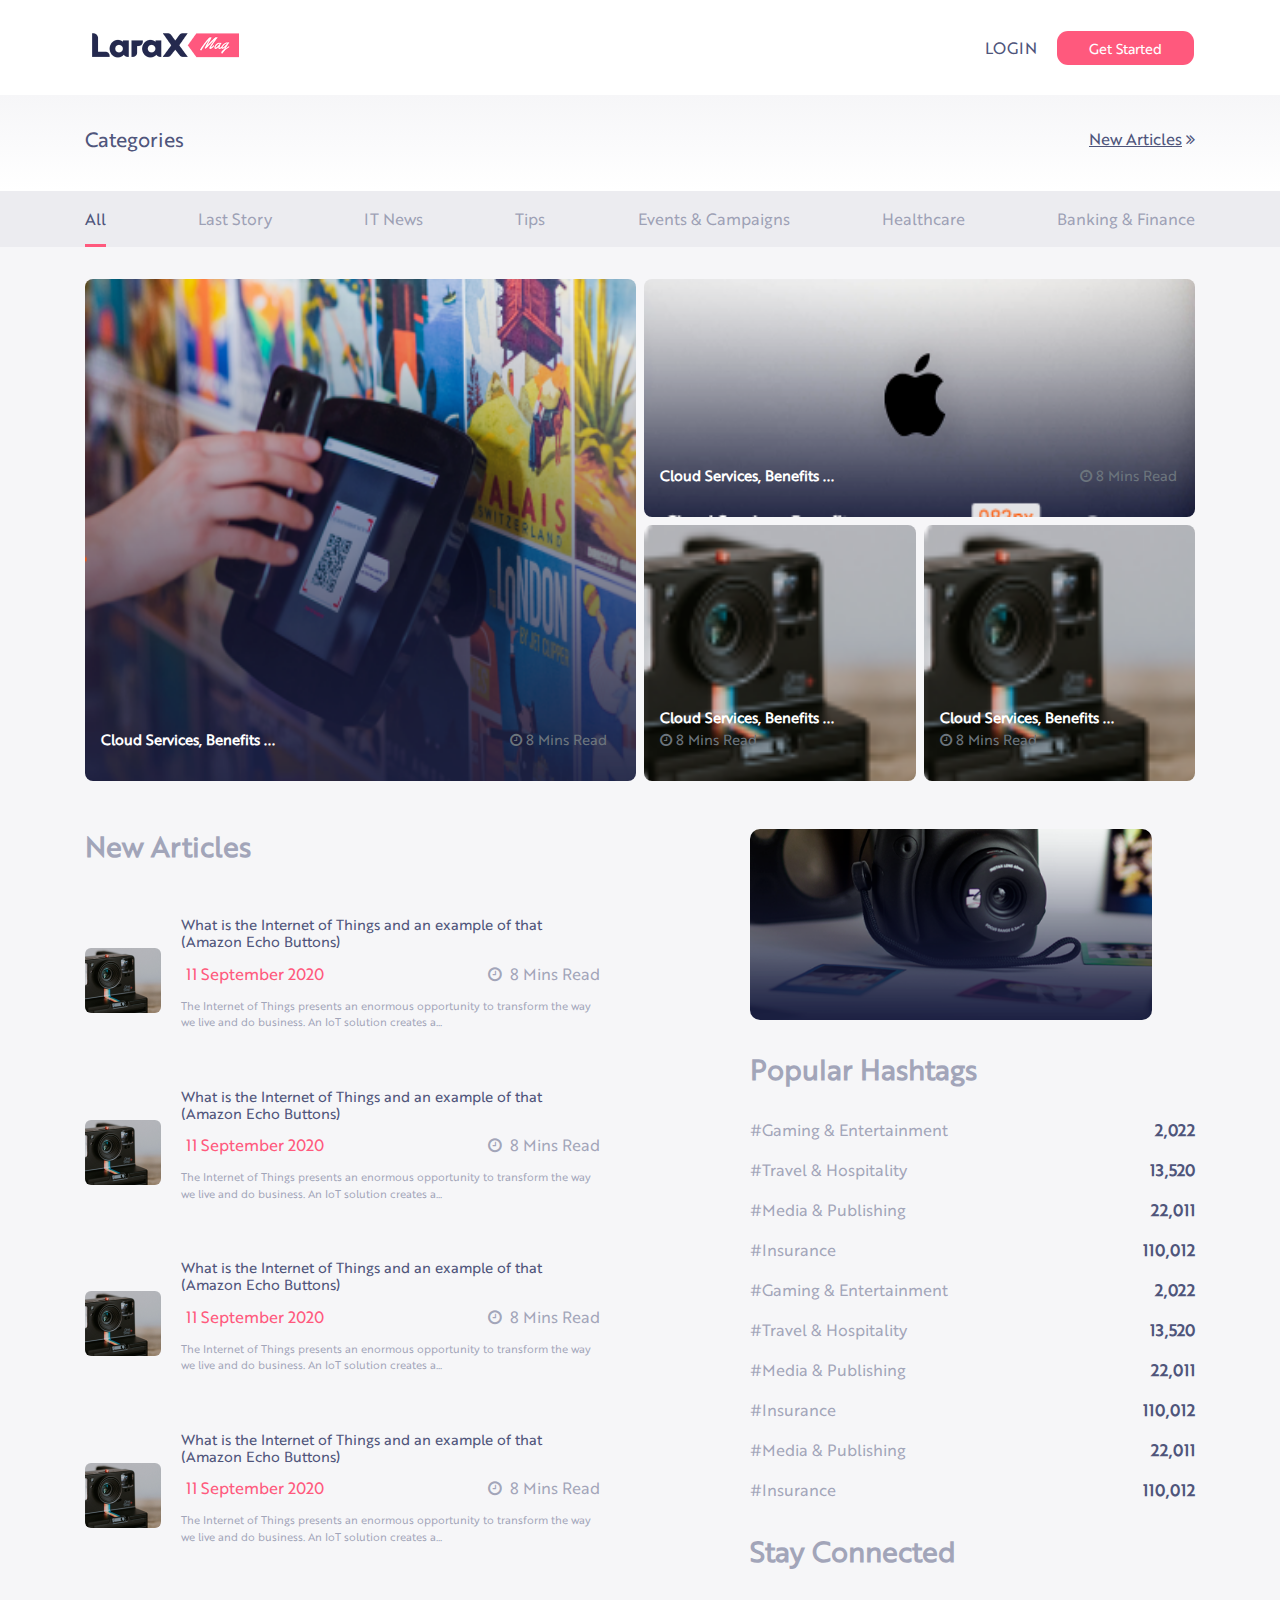
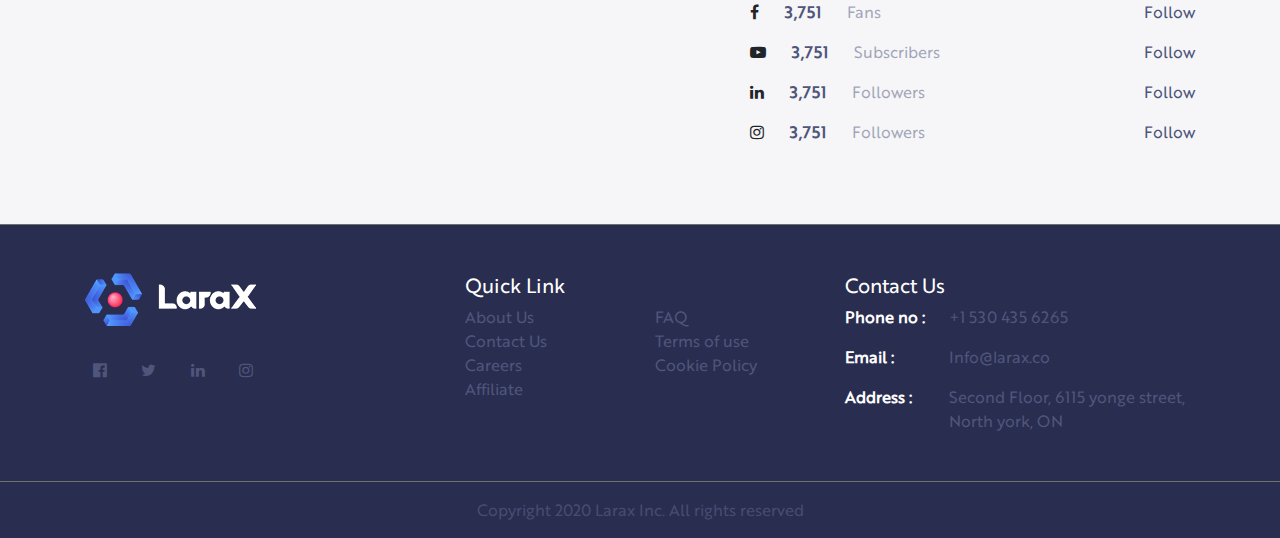
<file: mag.html>
<!DOCTYPE html>
<html lang="en">

<head>
    <meta charset="UTF-8">
    <meta name="viewport" content="width=device-width, initial-scale=1.0">
    <title>Document</title>
    <link rel="stylesheet" href="css/bootstrap.min.css" />
    <link rel="stylesheet" href="css/font-awesome.min.css" />
    <link rel="stylesheet" href="css/mag.css" />
    <link rel="stylesheet" href="fonts/fonts.css" />
</head>

<body>
    <header>
        <nav class="container navbar">
            <a class="navbar-brand" href="#">
                <img src="img/mag-logo.PNG" class="logo">
            </a>
            <div class="right-side">
                <a href="#" target="_blank" rel="noopener noreferrer" class="text-uppercase hide-mob">login</a>
                
            <button class="navbar-toggler hide-lg" type="button" data-toggle="collapse" data-target="#navMenu"
            aria-controls="navMenu" aria-expanded="false" aria-label="Toggle navigation">
            <i class="fa fa-bars" aria-hidden="true"></i>
        </button>
                <a href="#" target="_blank" rel="noopener noreferrer" class="text-capitalize send">get started</a>
            </div>
        </nav>
    </header>
    <main role="main" class="mag">
        <div class="container">
            <div class="row justify-content-center vitrin">
                <div class="col-12 categ">
                    <div class="row justify-content-between">
                        <h5 class="col-6">Categories</h5>
                        <a href="#" target="_blank" rel="noopener noreferrer" class="mr-pro col-6 text-right hide-mob">
                            <u>New Articles</u>
                            <i class="fa fa-angle-double-right" aria-hidden="true"></i>
                        </a>
                    </div>
                </div>
                <div class="col-12 links hide-mob">
                    <div class="row justify-content-between">
                        <div class="col-12 d-flex justify-content-between">
                            <a href="#" class="active">All</a>
                            <a href="#" class="">Last Story</a>
                            <a href="#" class="">IT News</a>
                            <a href="#" class="">Tips</a>
                            <a href="#" class="">Events & Campaigns</a>
                            <a href="#" class="">Healthcare</a>
                            <a href="#" class="">Banking & Finance</a>
                        </div>
                    </div>
                </div>
                <div class="col-12 hide-lg p-0 select-menu">
                    <select class="custom-select col-12">
                        <option selected>All</option>
                        <option value="1">Last Story</option>
                        <option value="2">IT News</option>
                        <option value="3">Tips</option>
                        <option value="4">Events & Campaigns</option>
                        <option value="5">Healthcare</option>
                        <option value="6">Banking & Finance</option>
                    </select>
                </div>
                <div class="col-12 galery">
                    <div class="row">
                        <div class="col-lg-6 col-12 col-md-6 pr-lg-1 pr-md-1">
                            <figure class="figure">
                                <img src="./img/mag/glr1.PNG" class="figure-img img-fluid rounded"
                                    alt="A generic square placeholder image with rounded corners in a figure.">
                                <figcaption class="figure-caption">
                                    <b>Cloud Services, Benefits ...</b>
                                    <span class="time"><i class="fa
                                        fa-clock-o" aria-hidden="true"></i>
                                        8 Mins Read</span>
                                </figcaption>
                            </figure>
                        </div>
                        <div class="col-6 pl-lg-1 hide-mob pl-md-1">
                            <div class="row">
                                <div class="col-12">
                                    <figure class="figure">
                                        <img src="./img/mag/glr2.PNG" class="figure-img img-fluid rounded"
                                            alt="A generic square placeholder image with rounded corners in a figure.">
                                        <figcaption class="figure-caption">
                                            <b>Cloud Services, Benefits ...</b>
                                            <span class="time"><i class="fa
                                                fa-clock-o" aria-hidden="true"></i>
                                                8 Mins Read</span>
                                        </figcaption>
                                    </figure>
                                </div>
                                <div class="col-6 mid-img pr-lg-1 pr-md-1">
                                    <figure class="figure">
                                        <img src="./img/mag/popul.PNG" class="figure-img img-fluid rounded"
                                            alt="A generic square placeholder image with rounded corners in a figure.">
                                        <figcaption class="figure-caption">
                                            <b>Cloud Services, Benefits ...</b>
                                            <span class="time"><i class="fa
                                                fa-clock-o" aria-hidden="true"></i>
                                                8 Mins Read</span>
                                        </figcaption>
                                    </figure>
                                </div>
                                <div class="col-6 mid-img pl-lg-1 pl-md-1">
                                    <figure class="figure">
                                        <img src="./img/mag/popul.PNG" class="figure-img img-fluid rounded"
                                            alt="A generic square placeholder image with rounded corners in a figure.">
                                        <figcaption class="figure-caption">
                                            <b>Cloud Services, Benefits ...</b>
                                            <span class="time"><i class="fa
                                                fa-clock-o" aria-hidden="true"></i>
                                                8 Mins Read</span>
                                        </figcaption>
                                    </figure>
                                </div>
                            </div>
                        </div>
                        <div id="carouselExampleIndicators" class="carousel slide col-12 hide-lg" data-ride="carousel">
                            <ol class="carousel-indicators">
                              <li data-target="#carouselExampleIndicators" data-slide-to="0" class="active"></li>
                              <li data-target="#carouselExampleIndicators" data-slide-to="1"></li>
                              <li data-target="#carouselExampleIndicators" data-slide-to="2"></li>
                            </ol>
                            <div class="carousel-inner">
                              <div class="carousel-item active">
                                <figure class="figure">
                                    <img src="./img/mag/glr3.PNG" class="figure-img img-fluid rounded"
                                        alt="A generic square placeholder image with rounded corners in a figure.">
                                    <figcaption class="figure-caption">
                                        <b>Cloud Services, Benefits ...</b>
                                        <span class="time"><i class="fa
                                            fa-clock-o" aria-hidden="true"></i>
                                            8 Mins Read</span>
                                    </figcaption>
                                </figure>
                              </div>
                              <div class="carousel-item">
                                <figure class="figure">
                                    <img src="./img/mag/glr2.PNG" class="figure-img img-fluid rounded"
                                        alt="A generic square placeholder image with rounded corners in a figure.">
                                    <figcaption class="figure-caption">
                                        <b>Cloud Services, Benefits ...</b>
                                        <span class="time"><i class="fa
                                            fa-clock-o" aria-hidden="true"></i>
                                            8 Mins Read</span>
                                    </figcaption>
                                </figure>
                              </div>
                              <div class="carousel-item">
                                <figure class="figure">
                                    <img src="./img/mag/glr3.PNG" class="figure-img img-fluid rounded"
                                        alt="A generic square placeholder image with rounded corners in a figure.">
                                    <figcaption class="figure-caption">
                                        <b>Cloud Services, Benefits ...</b>
                                        <span class="time"><i class="fa
                                            fa-clock-o" aria-hidden="true"></i>
                                            8 Mins Read</span>
                                    </figcaption>
                                </figure>
                              </div>
                            </div>
                          </div>
                    </div>
                </div>
            </div>
            <div class="row justify-content-between">
                <section class="col-12 col-lg-6 ltr-side">
                    <article class="new-article">
                        <h3>New Articles</h3>
                        <div class="hide-mob">
                            <div class="card-horiz d-flex
                                    align-items-center">
                                <a href="mag-post.html" target="_blank" rel="noopener noreferrer">
                                    <img src="./img/mag/popul.PNG" alt="" class="">
                                </a>
                                <div class="card-body">
                                    <h6 class="card-title">What is the
                                        Internet of Things
                                        and an example of that
                                        (Amazon Echo Buttons)</h6>
                                    <div class="row justify-content-between">
                                        <span class="date">11 September 2020</span>
                                        <span class="time"><i class="fa
                                                    fa-clock-o" aria-hidden="true"></i>8
                                            Mins Read</span>
                                    </div>
                                    <p>The Internet of Things presents an enormous opportunity to transform the way we
                                        live and do business. An IoT solution creates a...</p>
                                </div>
                            </div>
                            <div class="card-horiz d-flex
                                    align-items-center">
                                    <a href="mag-post.html" target="_blank" rel="noopener noreferrer">
                                        <img src="./img/mag/popul.PNG" alt="" class="">
                                    </a>
                                <div class="card-body">
                                    <h6 class="card-title">What is the
                                        Internet of Things
                                        and an example of that
                                        (Amazon Echo Buttons)</h6>
                                    <div class="row justify-content-between">
                                        <span class="date">11 September 2020</span>
                                        <span class="time"><i class="fa
                                                    fa-clock-o" aria-hidden="true"></i>8
                                            Mins Read</span>
                                    </div>
                                    <p>The Internet of Things presents an enormous opportunity to transform the way we
                                        live and do business. An IoT solution creates a...</p>
                                </div>
                            </div>
                            <div class="card-horiz d-flex
                                    align-items-center">
                                    <a href="mag-post.html" target="_blank" rel="noopener noreferrer">
                                        <img src="./img/mag/popul.PNG" alt="" class="">
                                    </a>
                                <div class="card-body">
                                    <h6 class="card-title">What is the
                                        Internet of Things
                                        and an example of that
                                        (Amazon Echo Buttons)</h6>
                                    <div class="row justify-content-between">
                                        <span class="date">11 September 2020</span>
                                        <span class="time"><i class="fa
                                                    fa-clock-o" aria-hidden="true"></i>8
                                            Mins Read</span>
                                    </div>
                                    <p>The Internet of Things presents an enormous opportunity to transform the way we
                                        live and do business. An IoT solution creates a...</p>
                                </div>
                            </div>
                            <div class="card-horiz d-flex
                                    align-items-center">
                                    <a href="mag-post.html" target="_blank" rel="noopener noreferrer">
                                        <img src="./img/mag/popul.PNG" alt="" class="">
                                    </a>
                                <div class="card-body">
                                    <h6 class="card-title">What is the
                                        Internet of Things
                                        and an example of that
                                        (Amazon Echo Buttons)</h6>
                                    <div class="row justify-content-between">
                                        <span class="date">11 September 2020</span>
                                        <span class="time"><i class="fa
                                                    fa-clock-o" aria-hidden="true"></i>8
                                            Mins Read</span>
                                    </div>
                                    <p>The Internet of Things presents an enormous opportunity to transform the way we
                                        live and do business. An IoT solution creates a...</p>
                                </div>
                            </div>
                        </div>
                        <div class="row hide-lg">
                            <div id="carousel2" class="carousel slide col-12" data-ride="carousel">
                                <ol class="carousel-indicators">
                                  <li data-target="#carousel2" data-slide-to="0" class="active"></li>
                                  <li data-target="#carousel2" data-slide-to="1"></li>
                                  <li data-target="#carousel2" data-slide-to="2"></li>
                                </ol>
                                <div class="carousel-inner">
                                  <div class="carousel-item active">
                                    <div class="card">
                                            <img src="./img/mag/popul.PNG" alt="" class="">
                                        <div class="card-body">
                                            <h6 class="card-title">
                                                <a href="mag-post.html">
                                                    What is the
                                                Internet of Things
                                                and an example of that
                                                (Amazon Echo Buttons)
                                                </a>
                                            </h6>
                                            <div class="row justify-content-between">
                                                <span class="date">11 September 2020</span>
                                                <span class="time"><i class="fa
                                                            fa-clock-o" aria-hidden="true"></i>8
                                                    Mins Read</span>
                                            </div>
                                        </div>
                                      </div>
                                  </div>
                                  <div class="carousel-item">
                                    <div class="card">
                                        <img src="./img/mag/popul.PNG" class="card-img-top" alt="...">
                                        <div class="card-body">
                                            <h6 class="card-title">
                                                <a href="mag-post.html">
                                                What is the
                                            Internet of Things
                                            and an example of that
                                            (Amazon Echo Buttons)
                                            </a></h6>
                                            <div class="row justify-content-between">
                                                <span class="date">11 September 2020</span>
                                                <span class="time"><i class="fa
                                                            fa-clock-o" aria-hidden="true"></i>8
                                                    Mins Read</span>
                                            </div>
                                        </div>
                                      </div>
                                  </div>
                                  <div class="carousel-item">
                                    <div class="card">
                                        <img src="./img/mag/popul.PNG" class="card-img-top" alt="...">
                                        <div class="card-body">
                                            <h6 class="card-title">
                                                <a href="mag-post.html">
                                                    What is the
                                                Internet of Things
                                                and an example of that
                                                (Amazon Echo Buttons)
                                                </a>
                                            </h6>
                                            <div class="row justify-content-between">
                                                <span class="date">11 September 2020</span>
                                                <span class="time"><i class="fa
                                                            fa-clock-o" aria-hidden="true"></i>8
                                                    Mins Read</span>
                                            </div>
                                        </div>
                                      </div>
                                  </div>
                                </div>
                              </div>
                        </div>
                    </article>
                </section>
                <aside class="col-12 col-lg-5">
                    <img src="./img/mag/glr3.PNG" alt="" class="img-aside hide-mob">
                    <section class="hashtags">
                        <h3>Popular Hashtags</h3>
                        <ul class="list-unstyled">
                            <li class="d-flex justify-content-between
                                        align-items-center"><span>#Gaming &
                                    Entertainment</span><b>2,022</b></li>
                            <li class="d-flex justify-content-between
                                        align-items-center"><span>#Travel &
                                    Hospitality</span><b>13,520</b></li>
                            <li class="d-flex justify-content-between
                                        align-items-center"><span>#Media &
                                    Publishing</span><b>22,011</b></li>
                            <li class="d-flex justify-content-between
                                        align-items-center"><span>#Insurance</span><b>110,012</b></li>
                            <li class="d-flex justify-content-between
                                        align-items-center"><span>#Gaming &
                                    Entertainment</span><b>2,022</b></li>
                            <li class="d-flex justify-content-between
                                        align-items-center"><span>#Travel &
                                    Hospitality</span><b>13,520</b></li>
                            <li class="d-flex justify-content-between
                                        align-items-center"><span>#Media &
                                    Publishing</span><b>22,011</b></li>
                            <li class="d-flex justify-content-between
                                        align-items-center"><span>#Insurance</span><b>110,012</b></li>
                            <li class="d-flex justify-content-between
                                        align-items-center"><span>#Media &
                                    Publishing</span><b>22,011</b></li>
                            <li class="d-flex justify-content-between
                                        align-items-center"><span>#Insurance</span><b>110,012</b></li>
                        </ul>
                    </section>
                    <section class="conected">
                        <h3>Stay Connected</h3>
                        <ul class="list-unstyled">
                            <li class="d-flex justify-content-between
                                        align-items-center">
                                <div class="left">
                                    <i class="fa fa-facebook" aria-hidden="true"></i>
                                    <b>3,751</b>
                                    <span>Fans</span>
                                </div>
                                <a href="#" target="_blank" rel="noopener noreferrer">Follow</a>
                            </li>
                            <li class="d-flex justify-content-between
                                        align-items-center">
                                <div class="left">
                                    <i class="fa fa-youtube-play" aria-hidden="true"></i>
                                    <b>3,751</b>
                                    <span>Subscribers</span>
                                </div>
                                <a href="#" target="_blank" rel="noopener noreferrer">Follow</a>
                            </li>
                            <li class="d-flex justify-content-between
                                        align-items-center">
                                <div class="left">
                                    <i class="fa fa-linkedin" aria-hidden="true"></i>
                                    <b>3,751</b>
                                    <span>Followers</span>
                                </div>
                                <a href="#" target="_blank" rel="noopener noreferrer">Follow</a>
                            </li>
                            <li class="d-flex justify-content-between
                                        align-items-center">
                                <div class="left">
                                    <i class="fa fa-instagram" aria-hidden="true"></i>
                                    <b>3,751</b>
                                    <span>Followers</span>
                                </div>
                                <a href="#" target="_blank" rel="noopener noreferrer">Follow</a>
                            </li>

                        </ul>
                    </section>
                </aside>
            </div>
        </div>

    </main>
    <footer>
        <div class="container">
          <nav class="nav row">
            <div class="col-12 col-lg-4 logo">
              <a href="#" target="_blank" rel="noopener noreferrer">
                <img src="./img/logo.png" alt="" />
              </a>
              <ul class="list-unstyled d-flex social justify-content-between">
                <li>
                  <a href="#" target="_blank" rel="noopener noreferrer"
                    ><i class="fa fa-facebook-official" aria-hidden="true"></i
                  ></a>
                </li>
                <li>
                  <a href="#" target="_blank" rel="noopener noreferrer"
                    ><i class="fa fa-twitter" aria-hidden="true"></i
                  ></a>
                </li>
                <li>
                  <a href="#" target="_blank" rel="noopener noreferrer"
                    ><i class="fa fa-linkedin" aria-hidden="true"></i
                  ></a>
                </li>
                <li>
                  <a href="#" target="_blank" rel="noopener noreferrer"
                    ><i class="fa fa-instagram" aria-hidden="true"></i
                  ></a>
                </li>
              </ul>
            </div>
            <div class="col-6 col-lg-4 q-links">
              <h5 class="text-capitalize">Quick Link</h5>
              <div class="row row-cols-1 row-cols-lg-2 row-cols-md-2">
                <a href="about.html" class="col">About Us</a>
                <a href="faq.html" class="col">FAQ</a>
                <a href="contact.html" class="col">Contact Us</a>
                <a href="web-portfolio.html" class="col">Terms of use</a>
                <a href="career.html" class="col">Careers</a>
                <a href="privacy.html" class="col">Cookie Policy</a>
                <a href="affiliate.html" class="col">Affiliate</a>
              </div>
            </div>
            <div class="col-6 col-lg-4 contact">
              <h5 class="text-capitalize">Contact Us</h5>
              <div class="d-flex">
                <div class="phone">
                  <b>Phone no :</b>
                  <span>+1 530 435 6265</span>
                </div>
                <div class="email">
                  <b>Email :</b>
                  <span>Info@larax.co</span>
                </div>
                <div class="address">
                  <b>Address :</b>
                  <address>
                    Second Floor, 6115 yonge street, North york, ON
                  </address>
                </div>
              </div>
            </div>
          </nav>
        </div>
        <section class="copywrite">
          <p>Copyright 2020 Larax Inc. All rights reserved</p>
        </section>
      </footer>
    <script type="text/javascript" src="js/jquery-1.11.2.min.js"></script>
    <script type="text/javascript" src="js/bootstrap.min.js"></script>
    <script>
        $('.carousel').carousel({ interval: false });
    </script>
</body>

</html>
</file>
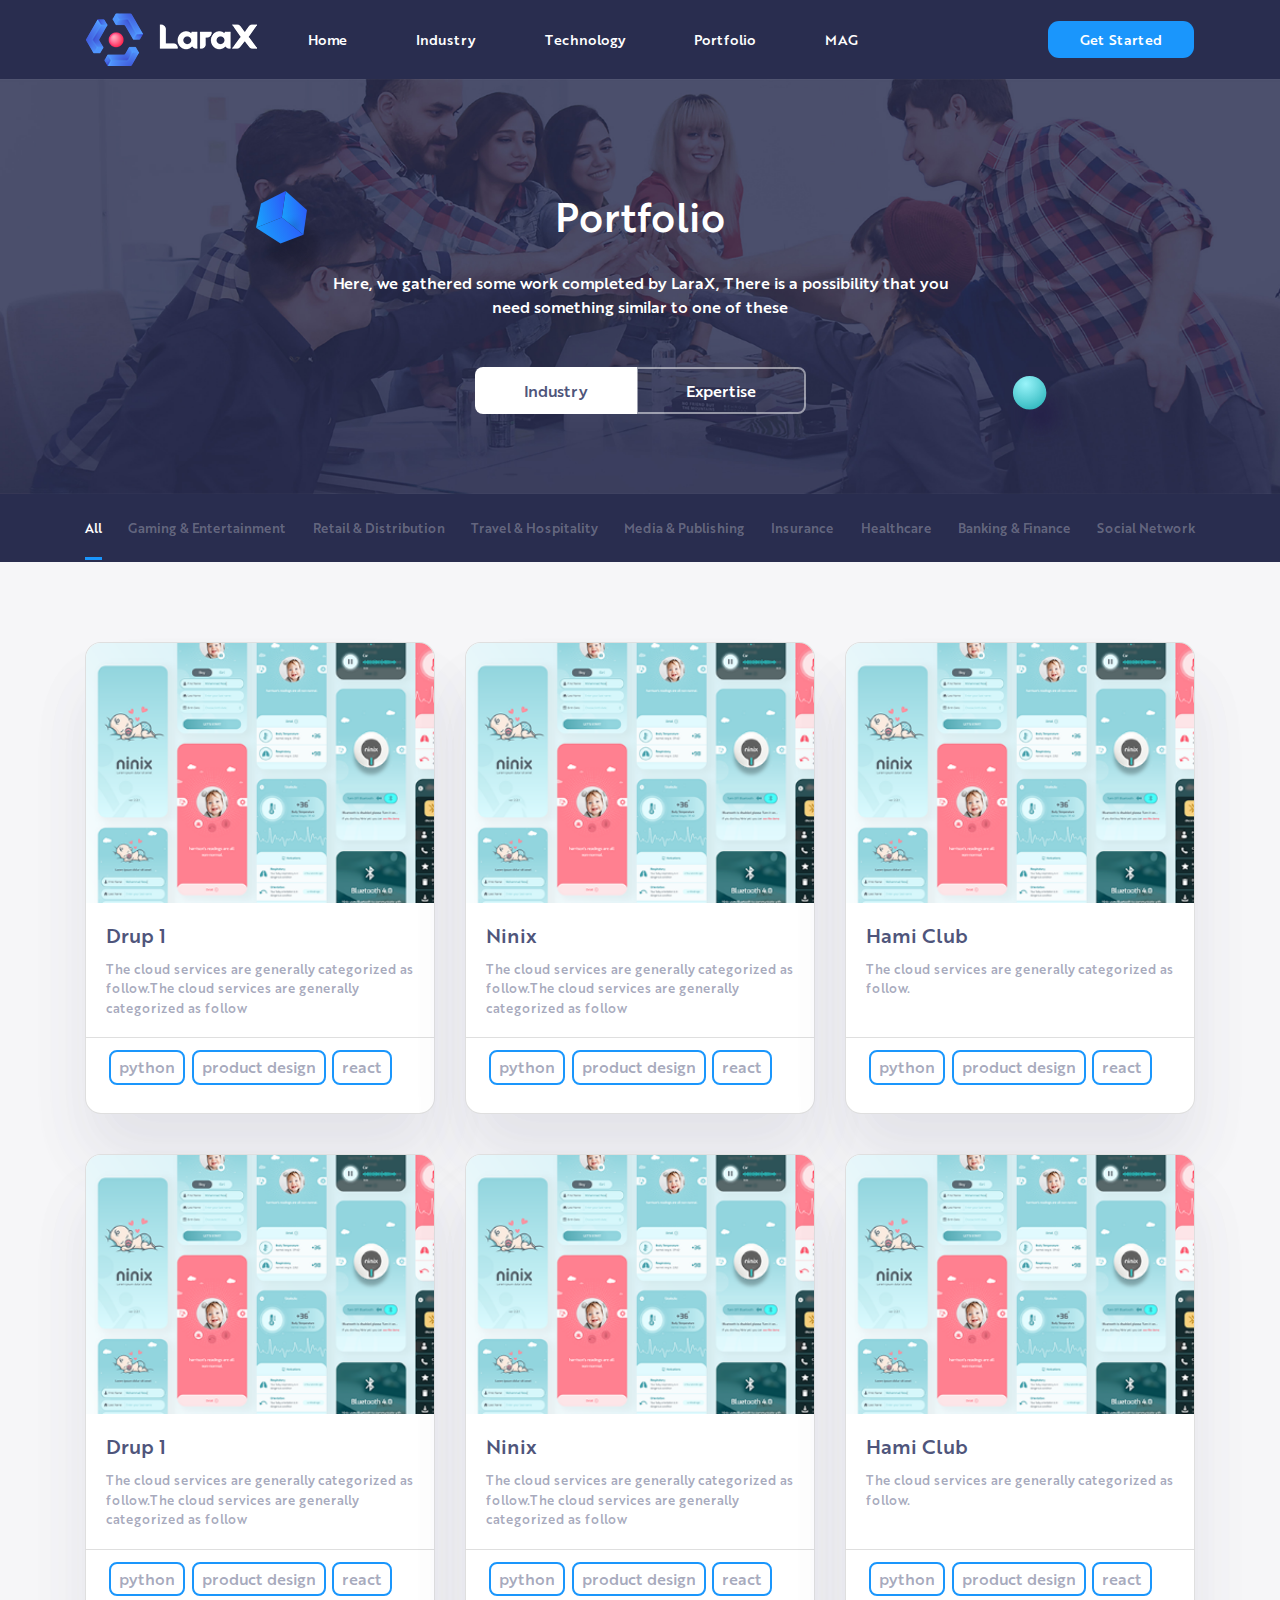
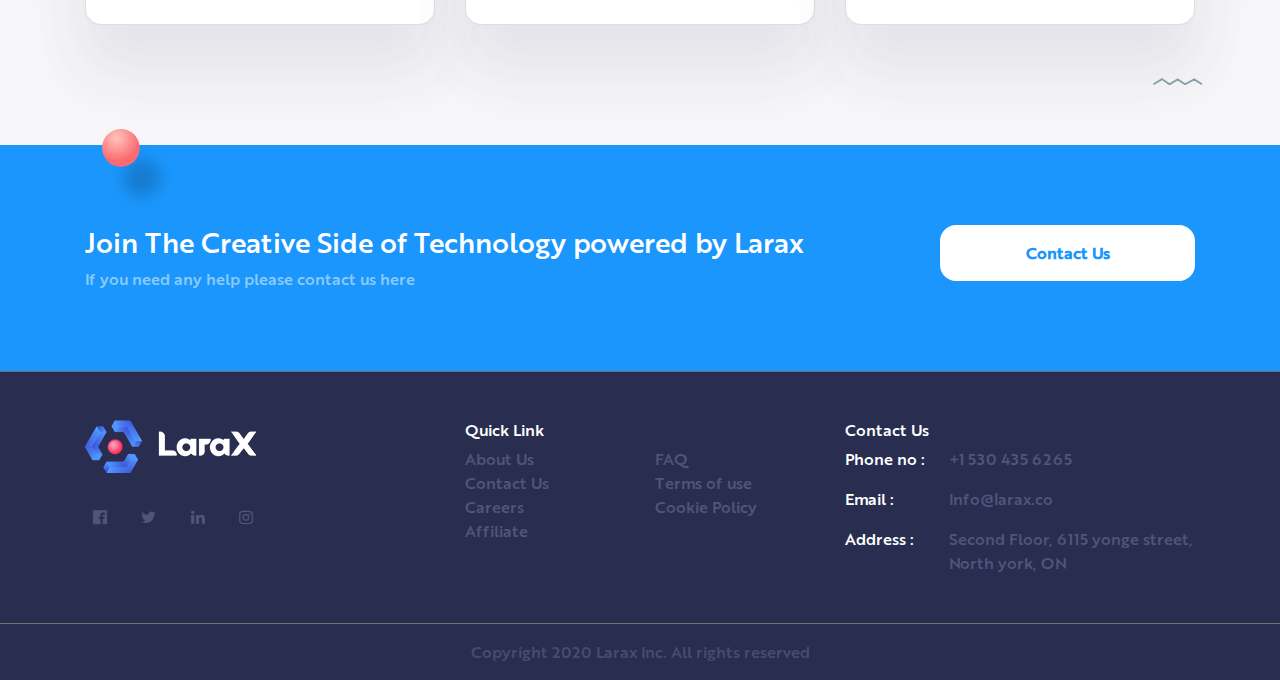
<file: portfolio.html>
<!DOCTYPE html>
<html lang="en">
<head>
    <meta charset="UTF-8">
    <meta name="viewport" content="width=device-width, initial-scale=1.0">
    <title>Document</title>
    <link rel="stylesheet" href="css/bootstrap.min.css" />
    <link rel="stylesheet" href="css/font-awesome.min.css" />
    <link rel="stylesheet" href="css/main.css" />
    <link rel="stylesheet" href="fonts/fonts.css" />

</head>
<body>
    <header>
        <nav class="container navbar navbar-expand-lg">
            <a class="navbar-brand" href="index.html">
                <img src="img/logo.png"srcset="img/logo@2x.png 2x,img/logo@3x.png 3x"
                    class="logo">
            </a>
            <button class="navbar-toggler" type="button" data-toggle="collapse" data-target="#navMenu" aria-controls="navMenu" aria-expanded="false" aria-label="Toggle navigation">
                <i class="fa fa-bars" aria-hidden="true"></i>
            </button>
            <div class="collapse navbar-collapse justify-content-start nav-fill" id="navMenu">
              <ul class="navbar-nav">
                <li class="nav-item active">
                  <a class="nav-link text-capitalize" href="index.html">Home</a>
                </li>
                <li class="nav-item">
                  <a class="nav-link text-capitalize" href="industry.html">Industry</a>
                </li>
                <li class="nav-item">
                  <a class="nav-link text-capitalize" href="technology.html">technology</a>
                </li>
                <li class="nav-item">
                  <a class="nav-link text-capitalize" href="portfolio.html">portfolio</a>
                </li>
                <li class="nav-item">
                  <a class="nav-link text-uppercase" href="mag.html">mag</a>
                </li>
              </ul>
            </div>
            <a href="#" target="_blank" rel="noopener noreferrer" class="text-capitalize blue-btn">get started</a>
          </nav>
    </header>
    <main role="main" class="portfolio">
        <section class="prt1">
            <div class="overlay">
                <img src="img/blue-cube.svg" class="blue-cube">
                <img src="img/blue-circle.svg" class="blue-circle">
            </div>
            <div class="container">
                <div class="row justify-content-center">
                    <div class="col-12 col-lg-7 text-center">
                        <h1>Portfolio</h1>
                        <p>Here, we gathered some work completed by LaraX, There is a possibility
                            that you need something similar to one of these</p>
                            <div class="btn-group" role="group" aria-label="Basic example">
                                <button type="button" class="btn btn-one">Industry</button>
                                <button type="button" class="btn btn-two">Expertise</button>
                              </div>
                    </div>
                </div>
            </div>
        </section>
        <div class="prt1-footer">
            <div class="container">
                <div class="row">
                    <div class="col-12 lg-device">
                        <div class="links d-flex justify-content-between">
                            <a href="#" target="_blank" rel="noopener noreferrer" class="active">All</a>
                        <a href="#" target="_blank" rel="noopener noreferrer">Gaming & Entertainment</a>
                        <a href="#" target="_blank" rel="noopener noreferrer">Retail & Distribution</a>
                        <a href="#" target="_blank" rel="noopener noreferrer">Travel & Hospitality</a>
                        <a href="#" target="_blank" rel="noopener noreferrer">Media & Publishing</a>
                        <a href="#" target="_blank" rel="noopener noreferrer">Insurance</a>
                        <a href="#" target="_blank" rel="noopener noreferrer">Healthcare</a>
                        <a href="#" target="_blank" rel="noopener noreferrer">Banking & Finance</a>
                        <a href="#" target="_blank" rel="noopener noreferrer">Social Network</a>
                        </div>
                    </div>
                    <div class="col-12 mobview">
                        <b>Sort by :</b>
                        <select class="custom-select">
                            <option selected>Gaming & Entertainment</option>
                            <option value="1">Retail & Distribution</option>
                            <option value="2">Travel & Hospitality</option>
                            <option value="3">Media & Publishing</option>
                          </select>
                    </div>
                </div>
            </div>
        </div>        
        <section class="prt2 position-relative">
            <div class="overlay lg-device">
                <img src="img/wavy.svg" class="wavy">
            </div>
            <div class="container">
                <div class="row justify-content-center">
                    <div class="col-12">
                        <div class="row card-itms lg-device">
                            <div class="col-lg-4 col-6">
                                <div class="card">
                                    <img src="./img/capture.PNG" class="card-img-top" alt="...">
                                    <div class="card-body">
                                      <h5 class="card-title">Drup 1</h5>
                                      <p class="card-text">The cloud services are generally categorized as follow.The cloud services are generally categorized as follow</p>
                                    </div>
                                    <div class="card-footer">
                                      <ul class="list-unstyled d-flex">
                                          <li><a href="#" target="_blank" rel="noopener noreferrer">python</a></li>
                                          <li><a href="#" target="_blank" rel="noopener noreferrer">product design</a></li>
                                          <li><a href="#" target="_blank" rel="noopener noreferrer">react</a></li>
                                      </ul>
                                    </div>
                                  </div>
                            </div>
                            <div class="col-lg-4 col-6">
                                <div class="card">
                                    <img src="./img/capture.PNG" class="card-img-top" alt="...">
                                    <div class="card-body">
                                      <h5 class="card-title">Ninix</h5>
                                      <p class="card-text">The cloud services are generally categorized as follow.The cloud services are generally categorized as follow</p>
                                    </div>
                                    <div class="card-footer">
                                        <ul class="list-unstyled d-flex">
                                            <li><a href="#" target="_blank" rel="noopener noreferrer">python</a></li>
                                            <li><a href="#" target="_blank" rel="noopener noreferrer">product design</a></li>
                                            <li><a href="#" target="_blank" rel="noopener noreferrer">react</a></li>
                                        </ul>
                                    </div>
                                  </div>
                            </div>
                            <div class="col-lg-4 col-6">
                                <div class="card">
                                    <img src="./img/capture.PNG" class="card-img-top" alt="...">
                                    <div class="card-body">
                                      <h5 class="card-title">Hami Club</h5>
                                      <p class="card-text">The cloud services are generally categorized as follow.</p>
                                    </div>
                                    <div class="card-footer">
                                        <ul class="list-unstyled d-flex">
                                            <li><a href="#" target="_blank" rel="noopener noreferrer">python</a></li>
                                            <li><a href="#" target="_blank" rel="noopener noreferrer">product design</a></li>
                                            <li><a href="#" target="_blank" rel="noopener noreferrer">react</a></li>
                                        </ul>
                                    </div>
                                  </div>
                            </div>
                            <div class="col-lg-4 col-6">
                                <div class="card">
                                    <img src="./img/capture.PNG" class="card-img-top" alt="...">
                                    <div class="card-body">
                                      <h5 class="card-title">Drup 1</h5>
                                      <p class="card-text">The cloud services are generally categorized as follow.The cloud services are generally categorized as follow</p>
                                    </div>
                                    <div class="card-footer">
                                      <ul class="list-unstyled d-flex">
                                          <li><a href="#" target="_blank" rel="noopener noreferrer">python</a></li>
                                          <li><a href="#" target="_blank" rel="noopener noreferrer">product design</a></li>
                                          <li><a href="#" target="_blank" rel="noopener noreferrer">react</a></li>
                                      </ul>
                                    </div>
                                  </div>
                            </div>
                            <div class="col-lg-4 col-6">
                                <div class="card">
                                    <img src="./img/capture.PNG" class="card-img-top" alt="...">
                                    <div class="card-body">
                                      <h5 class="card-title">Ninix</h5>
                                      <p class="card-text">The cloud services are generally categorized as follow.The cloud services are generally categorized as follow</p>
                                    </div>
                                    <div class="card-footer">
                                        <ul class="list-unstyled d-flex">
                                            <li><a href="#" target="_blank" rel="noopener noreferrer">python</a></li>
                                            <li><a href="#" target="_blank" rel="noopener noreferrer">product design</a></li>
                                            <li><a href="#" target="_blank" rel="noopener noreferrer">react</a></li>
                                        </ul>
                                    </div>
                                  </div>
                            </div>
                            <div class="col-lg-4 col-6">
                                <div class="card">
                                    <img src="./img/capture.PNG" class="card-img-top" alt="...">
                                    <div class="card-body">
                                      <h5 class="card-title">Hami Club</h5>
                                      <p class="card-text">The cloud services are generally categorized as follow.</p>
                                    </div>
                                    <div class="card-footer">
                                        <ul class="list-unstyled d-flex">
                                            <li><a href="#" target="_blank" rel="noopener noreferrer">python</a></li>
                                            <li><a href="#" target="_blank" rel="noopener noreferrer">product design</a></li>
                                            <li><a href="#" target="_blank" rel="noopener noreferrer">react</a></li>
                                        </ul>
                                    </div>
                                  </div>
                            </div>
                        </div>
                        <div class="mobview  card-itms">
                            <div id="carousel1" class="carousel slide" data-ride="carousel">
                                <ol class="carousel-indicators">
                                  <li data-target="#carousel1" data-slide-to="0" class="active"></li>
                                  <li data-target="#carousel1" data-slide-to="1"></li>
                                  <li data-target="#carousel1" data-slide-to="2"></li>
                                </ol>
                                <div class="carousel-inner">
                                  <div class="carousel-item active">
                                    <div class="card">
                                        <img src="./img/capture.PNG" class="card-img-top" alt="...">
                                        <div class="card-body">
                                          <h5 class="card-title">Drup 1</h5>
                                          <p class="card-text">The cloud services are generally categorized as follow.The cloud services are generally categorized as follow</p>
                                        </div>
                                        <div class="card-footer">
                                          <ul class="list-unstyled d-flex">
                                              <li><a href="#" target="_blank" rel="noopener noreferrer">python</a></li>
                                              <li><a href="#" target="_blank" rel="noopener noreferrer">product design</a></li>
                                              <li><a href="#" target="_blank" rel="noopener noreferrer">react</a></li>
                                          </ul>
                                        </div>
                                      </div>
                                  </div>
                                  <div class="carousel-item">
                                    <div class="card">
                                        <img src="./img/capture.PNG" class="card-img-top" alt="...">
                                        <div class="card-body">
                                          <h5 class="card-title">Ninix</h5>
                                          <p class="card-text">The cloud services are generally categorized as follow.The cloud services are generally categorized as follow</p>
                                        </div>
                                        <div class="card-footer">
                                            <ul class="list-unstyled d-flex">
                                                <li><a href="#" target="_blank" rel="noopener noreferrer">python</a></li>
                                                <li><a href="#" target="_blank" rel="noopener noreferrer">product design</a></li>
                                                <li><a href="#" target="_blank" rel="noopener noreferrer">react</a></li>
                                            </ul>
                                        </div>
                                      </div>
                                  </div>
                                  <div class="carousel-item">
                                    <div class="card">
                                        <img src="./img/capture.PNG" class="card-img-top" alt="...">
                                        <div class="card-body">
                                          <h5 class="card-title">Hami Club</h5>
                                          <p class="card-text">The cloud services are generally categorized as follow.</p>
                                        </div>
                                        <div class="card-footer">
                                            <ul class="list-unstyled d-flex">
                                                <li><a href="#" target="_blank" rel="noopener noreferrer">python</a></li>
                                                <li><a href="#" target="_blank" rel="noopener noreferrer">product design</a></li>
                                                <li><a href="#" target="_blank" rel="noopener noreferrer">react</a></li>
                                            </ul>
                                        </div>
                                      </div>
                                  </div>
                                </div>
                              </div>
                        </div>
                    </div>
                    <div class="col-4 d-none">
                        <a href="#" target="_blank" rel="noopener noreferrer" class="more-prj text-center d-block">
                            More Project
                            <i class="fa fa-angle-double-down d-block" aria-hidden="true"></i>
                        </a>
                    </div>
                </div>
            </div>
        </section>        
        <section class="prt3 position-relative">
            <div class="overlay">
                <img src="img/red-circle.svg" class="red-circle">
            </div>
            <div class="container">
                <div class="row justify-content-lg-between justify-content-center">
                    <div class="col-lg-9 col-12">
                        <h3>Join The Creative Side of Technology powered by Larax</h3>
                        <p>If you need any help please contact us here</p>
                    </div>
                    <div class="col-lg-3 col-8">
                        <a href="#" target="_blank" rel="noopener noreferrer" class="contact-us text-center d-block">
                            Contact Us
                        </a>
                    </div>
                </div>
            </div>
        </section>

    </main>
    <footer>
        <div class="container">
            <nav class="nav row">
                <div class="col-12 col-lg-4 logo">
                    <a href="#" target="_blank" rel="noopener noreferrer">
                        <img src="./img/logo.png" alt="">
                    </a>
                    <ul class="list-unstyled d-flex social justify-content-between">
                        <li><a href="#" target="_blank" rel="noopener noreferrer"><i class="fa fa-facebook-official" aria-hidden="true"></i></a></li>
                        <li><a href="#" target="_blank" rel="noopener noreferrer"><i class="fa fa-twitter" aria-hidden="true"></i></a></li>
                        <li><a href="#" target="_blank" rel="noopener noreferrer"><i class="fa fa-linkedin" aria-hidden="true"></i></a></li>
                        <li><a href="#" target="_blank" rel="noopener noreferrer"><i class="fa fa-instagram" aria-hidden="true"></i></a></li>
                    </ul>
                </div>
                <div class="col-6 col-lg-4 q-links">
                    <h5 class="text-capitalize">Quick Link</h5>
                    <div class="row row-cols-1 row-cols-lg-2 row-cols-md-2">
                        <a href="about.html" class="col">About Us</a>
                        <a href="faq.html" class="col">FAQ</a>
                        <a href="contact.html" class="col">Contact Us</a>
                        <a href="web-portfolio.html" class="col">Terms of use</a>
                        <a href="career.html" class="col">Careers</a>
                        <a href="privacy.html" class="col">Cookie Policy</a>
                        <a href="affiliate.html" class="col">Affiliate</a>
                    </div>
                </div>
                <div class="col-6 col-lg-4 contact">
                    <h5 class="text-capitalize">Contact Us</h5>
                    <div class="d-flex">
                        <div class="phone">
                            <b>Phone no :</b>
                            <span>+1 530 435 6265</span>
                        </div>
                        <div class="email">
                            <b>Email :</b>
                            <span>Info@larax.co</span>
                        </div>
                        <div class="address">
                            <b>Address :</b>
                            <address>Second Floor, 6115 yonge street,
                                North york, ON</address>
                        </div>
                    </div>
                </div>
            </nav>
        </div>
        <section class="copywrite">
            <p>Copyright 2020 Larax Inc. All rights reserved</p>
        </section>
    </footer>
    <script type="text/javascript" src="js/jquery-1.11.2.min.js"></script>
    <script type="text/javascript" src="js/bootstrap.min.js"></script>
    <script>
        $('.carousel').carousel({ interval: false });
    </script>
</body>
</html>
</file>
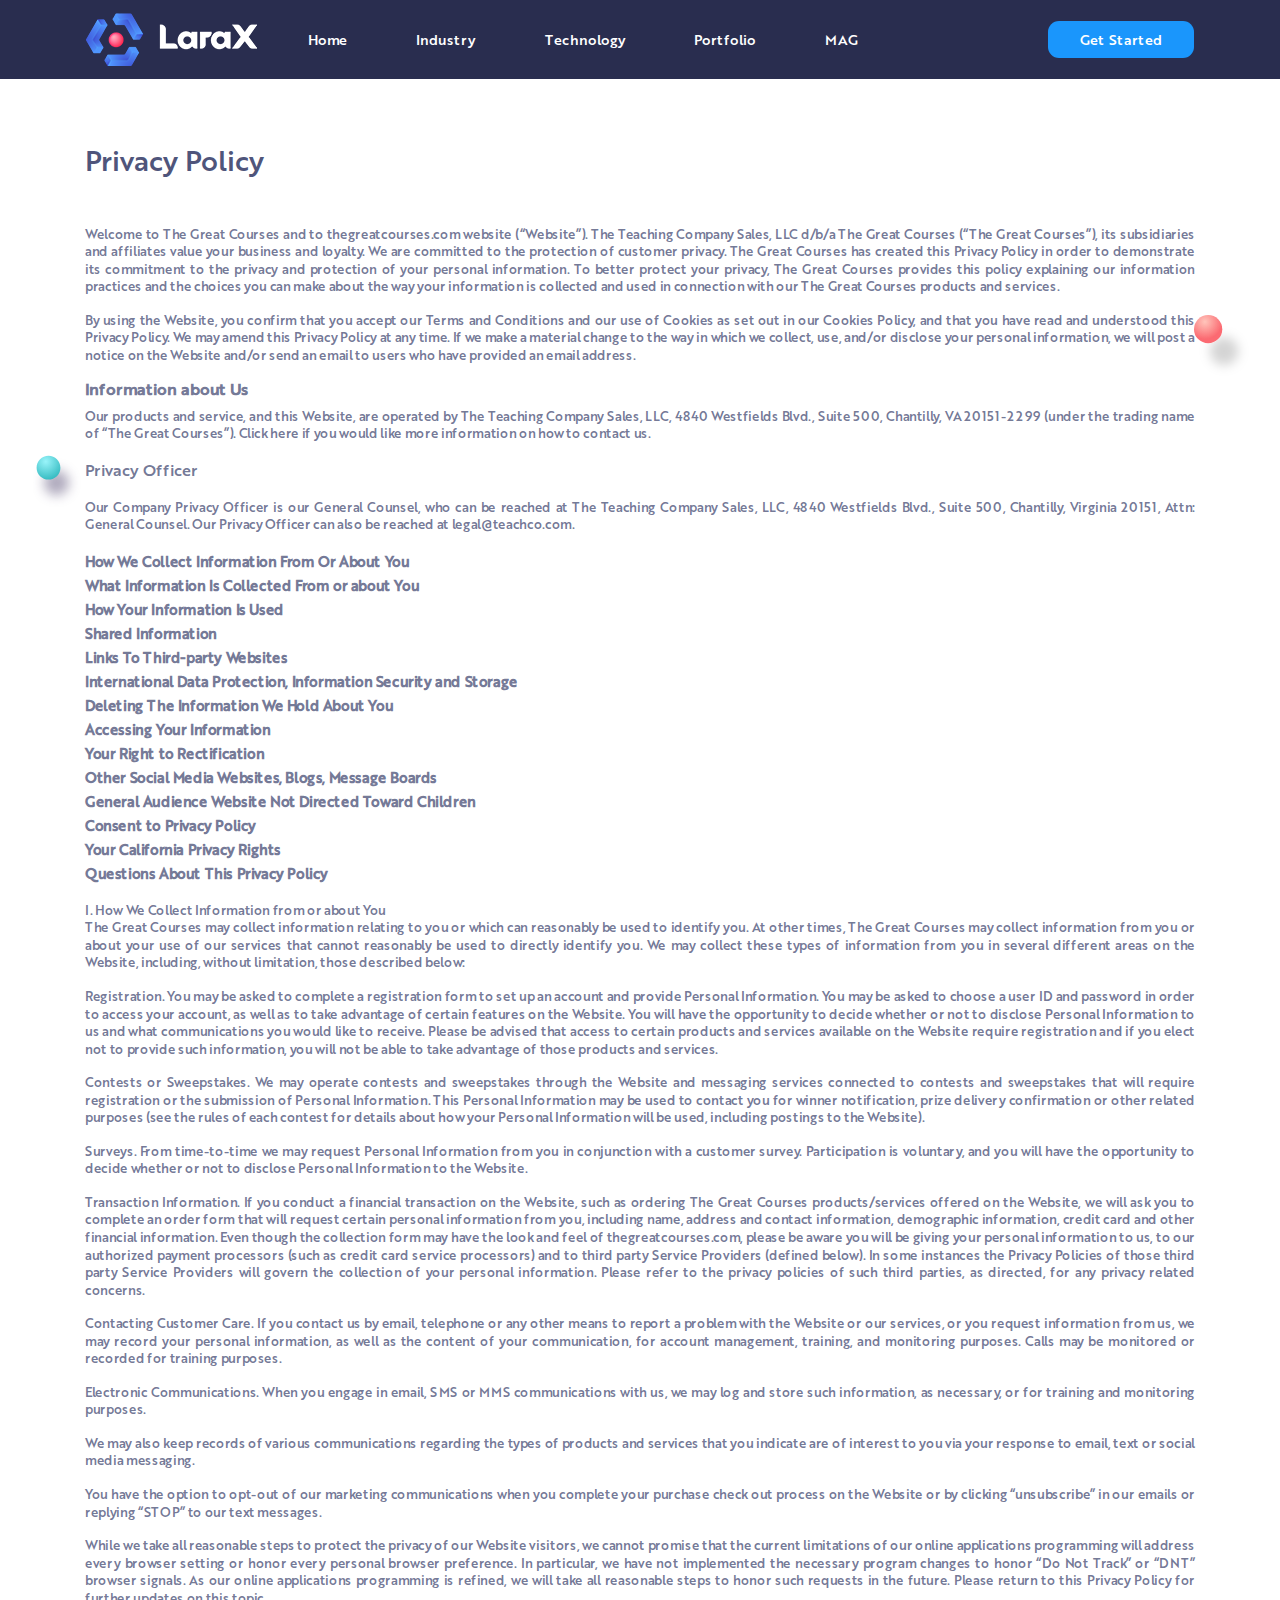
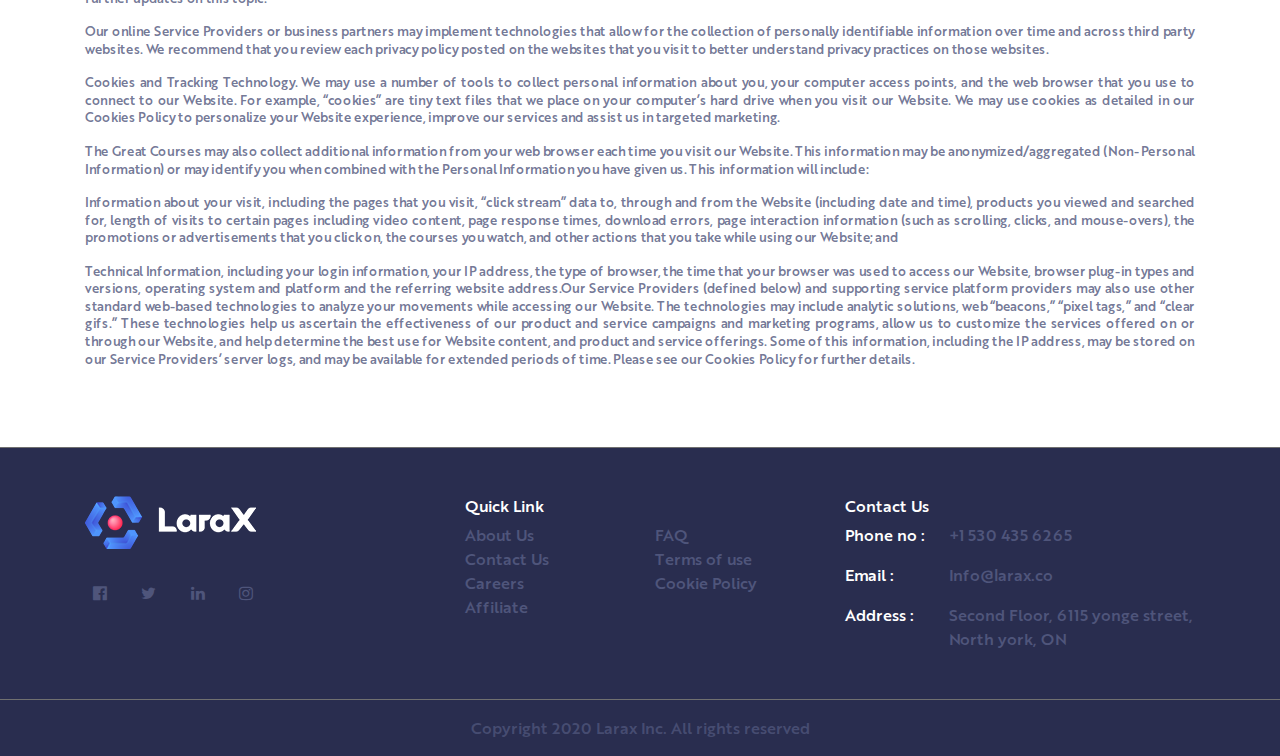
<file: privacy.html>
<!DOCTYPE html>
<html lang="en">

<head>
    <meta charset="UTF-8">
    <meta name="viewport" content="width=device-width, initial-scale=1.0">
    <title>Document</title>
    <link rel="stylesheet" href="css/bootstrap.min.css" />
    <link rel="stylesheet" href="css/font-awesome.min.css" />
    <link rel="stylesheet" href="css/main.css" />
    <link rel="stylesheet" href="fonts/fonts.css" />
</head>

<body>
    <header>
        <nav class="container navbar navbar-expand-lg">
            <a class="navbar-brand" href="index.html">
                <img src="img/logo.png" srcset="img/logo@2x.png 2x,img/logo@3x.png 3x" class="logo">
            </a>
            <button class="navbar-toggler" type="button" data-toggle="collapse" data-target="#navMenu"
                aria-controls="navMenu" aria-expanded="false" aria-label="Toggle navigation">
                <i class="fa fa-bars" aria-hidden="true"></i>
            </button>
            <div class="collapse navbar-collapse justify-content-start nav-fill" id="navMenu">
                <ul class="navbar-nav">
                    <li class="nav-item active">
                        <a class="nav-link text-capitalize" href="index.html">Home</a>
                    </li>
                    <li class="nav-item">
                        <a class="nav-link text-capitalize" href="industry.html">Industry</a>
                    </li>
                    <li class="nav-item">
                        <a class="nav-link text-capitalize" href="technology.html">technology</a>
                    </li>
                    <li class="nav-item">
                        <a class="nav-link text-capitalize" href="portfolio.html">portfolio</a>
                    </li>
                    <li class="nav-item">
                        <a class="nav-link text-uppercase" href="mag.html">mag</a>
                    </li>
                </ul>
            </div>
            <a href="#" target="_blank" rel="noopener noreferrer" class="text-capitalize blue-btn">get started</a>
        </nav>
    </header>
    <main role="main" class="privacy">
        <section class="prt1 position-relative">
            <div class="overlay">
                <img src="img/red-circle.svg" class="red-circle">
                <img src="img/blue-circle.svg" class="blue-circle">
            </div>
            <div class="container">
                <div class="row">
                    <div class="col-12">
                        <h3>Privacy Policy</h3>
                        <p>
                            Welcome to The Great Courses and to thegreatcourses.com website (“Website”). The Teaching
                            Company Sales, LLC d/b/a The Great Courses (“The Great Courses”), its subsidiaries and
                            affiliates value your business and loyalty. We are committed to the protection of customer
                            privacy. The Great Courses has created this Privacy Policy in order to demonstrate its
                            commitment to the privacy and protection of your personal information. To better protect
                            your privacy, The Great Courses provides this policy explaining our information practices
                            and the choices you can make about the way your information is collected and used in
                            connection with our The Great Courses products and services.
                        </p>
                        <p>
                            By using the Website, you confirm that you accept our Terms and Conditions and our use of
                            Cookies as set out in our Cookies Policy, and that you have read and understood this Privacy
                            Policy. We may amend this Privacy Policy at any time. If we make a material change to the
                            way in which we collect, use, and/or disclose your personal information, we will post a
                            notice on the Website and/or send an email to users who have provided an email address.
                        </p>
                        <h6><b>Information about Us</b></h6>
                        <p>
                            Our products and service, and this Website, are operated by The Teaching Company Sales, LLC,
                            4840 Westfields Blvd., Suite 500, Chantilly, VA 20151-2299 (under the trading name of “The
                            Great Courses”). Click here if you would like more information on how to contact us.
                        </p>
                        <span>Privacy Officer</span>
                        <p>Our Company Privacy Officer is our General Counsel, who can be reached at The Teaching
                            Company Sales, LLC, 4840 Westfields Blvd., Suite 500, Chantilly, Virginia 20151, Attn:
                            General Counsel. Our Privacy Officer can also be reached at legal@teachco.com.
                        </p>
                        <ul class="list-unstyled">
                            <li><b>How We Collect Information From Or About You</b></li>
                            <li><b>What Information Is Collected From or about You</b></li>
                            <li><b>How Your Information Is Used</b></li>
                            <li><b>Shared Information</b></li>
                            <li><b>Links To Third-party Websites</b></li>
                            <li><b>International Data Protection, Information Security and Storage</b></li>
                            <li><b>Deleting The Information We Hold About You</b></li>
                            <li><b>Accessing Your Information</b></li>
                            <li><b>Your Right to Rectification</b></li>
                            <li><b>Other Social Media Websites, Blogs, Message Boards</b></li>
                            <li><b>General Audience Website Not Directed Toward Children</b></li>
                            <li><b>Consent to Privacy Policy</b></li>
                            <li><b>Your California Privacy Rights</b></li>
                            <li><b>Questions About This Privacy Policy</b></li>
                        </ul>
                        <p>
                            I. How We Collect Information from or about You<br />
                            The Great Courses may collect information relating to you or which can reasonably be used to
                            identify you. At other times, The Great Courses may collect information from you or about
                            your use of our services that cannot reasonably be used to directly identify you. We may
                            collect these types of information from you in several different areas on the Website,
                            including, without limitation, those described below:

                        </p>
                        <p>
                            Registration. You may be asked to complete a registration form to set up an account and
                            provide Personal Information. You may be asked to choose a user ID and password in order to
                            access your account, as well as to take advantage of certain features on the Website. You
                            will have the opportunity to decide whether or not to disclose Personal Information to us
                            and what communications you would like to receive. Please be advised that access to certain
                            products and services available on the Website require registration and if you elect not to
                            provide such information, you will not be able to take advantage of those products and
                            services.
                        </p>
                        <p>
                            Contests or Sweepstakes. We may operate contests and sweepstakes through the Website and
                            messaging services connected to contests and sweepstakes that will require registration or
                            the submission of Personal Information. This Personal Information may be used to contact you
                            for winner notification, prize delivery confirmation or other related purposes (see the
                            rules of each contest for details about how your Personal Information will be used,
                            including postings to the Website).

                        </p>
                        <p>Surveys. From time-to-time we may request Personal Information from you in conjunction with a
                            customer survey. Participation is voluntary, and you will have the opportunity to decide
                            whether or not to disclose Personal Information to the Website.
                        </p>
                        <p>

                            Transaction Information. If you conduct a financial transaction on the Website, such as
                            ordering The Great Courses products/services offered on the Website, we will ask you to
                            complete an order form that will request certain personal information from you, including
                            name, address and contact information, demographic information, credit card and other
                            financial information. Even though the collection form may have the look and feel of
                            thegreatcourses.com, please be aware you will be giving your personal information to us, to
                            our authorized payment processors (such as credit card service processors) and to third
                            party Service Providers (defined below). In some instances the Privacy Policies of those
                            third party Service Providers will govern the collection of your personal information.
                            Please refer to the privacy policies of such third parties, as directed, for any privacy
                            related concerns.

                        </p>
                        <p>
                            Contacting Customer Care. If you contact us by email, telephone or any other means to report
                            a problem with the Website or our services, or you request information from us, we may
                            record your personal information, as well as the content of your communication, for account
                            management, training, and monitoring purposes. Calls may be monitored or recorded for
                            training purposes.

                        </p>
                        <p>
                            Electronic Communications. When you engage in email, SMS or MMS communications with us, we
                            may log and store such information, as necessary, or for training and monitoring purposes.

                        </p>
                        <p>
                            We may also keep records of various communications regarding the types of products and
                            services that you indicate are of interest to you via your response to email, text or social
                            media messaging.

                        </p>
                        <p>
                            You have the option to opt-out of our marketing communications when you complete your
                            purchase check out process on the Website or by clicking “unsubscribe” in our emails or
                            replying “STOP” to our text messages.

                        </p>
                        <p>
                            While we take all reasonable steps to protect the privacy of our Website visitors, we cannot
                            promise that the current limitations of our online applications programming will address
                            every browser setting or honor every personal browser preference. In particular, we have not
                            implemented the necessary program changes to honor “Do Not Track” or “DNT” browser signals.
                            As our online applications programming is refined, we will take all reasonable steps to
                            honor such requests in the future. Please return to this Privacy Policy for further updates
                            on this topic.

                        </p>
                        <p>
                            Our online Service Providers or business partners may implement technologies that allow for
                            the collection of personally identifiable information over time and across third party
                            websites. We recommend that you review each privacy policy posted on the websites that you
                            visit to better understand privacy practices on those websites.

                        </p>
                        <p>
                            Cookies and Tracking Technology. We may use a number of tools to collect personal
                            information about you, your computer access points, and the web browser that you use to
                            connect to our Website. For example, “cookies” are tiny text files that we place on your
                            computer’s hard drive when you visit our Website. We may use cookies as detailed in our
                            Cookies Policy to personalize your Website experience, improve our services and assist us in
                            targeted marketing.

                        </p>
                        <p>
                            The Great Courses may also collect additional information from your web browser each time
                            you visit our Website. This information may be anonymized/aggregated (Non-Personal
                            Information) or may identify you when combined with the Personal Information you have given
                            us. This information will include:

                        </p>
                        <p>
                            Information about your visit, including the pages that you visit, “click stream” data to,
                            through and from the Website (including date and time), products you viewed and searched
                            for, length of visits to certain pages including video content, page response times,
                            download errors, page interaction information (such as scrolling, clicks, and mouse-overs),
                            the promotions or advertisements that you click on, the courses you watch, and other actions
                            that you take while using our Website; and

                        </p>
                        <p>
                            Technical Information, including your login information, your IP address, the type of
                            browser, the time that your browser was used to access our Website, browser plug-in types
                            and versions, operating system and platform and the referring website address.Our Service
                            Providers (defined below) and supporting service platform providers may also use other
                            standard web-based technologies to analyze your movements while accessing our Website. The
                            technologies may include analytic solutions, web “beacons,” “pixel tags,” and “clear gifs.”
                            These technologies help us ascertain the effectiveness of our product and service campaigns
                            and marketing programs, allow us to customize the services offered on or through our
                            Website, and help determine the best use for Website content, and product and service
                            offerings. Some of this information, including the IP address, may be stored on our Service
                            Providers’ server logs, and may be available for extended periods of time. Please see our
                            Cookies Policy for further details.
                        </p>
                    </div>
                </div>
            </div>
        </section>
    </main>
    <footer>
        <div class="container">
            <nav class="nav row">
                <div class="col-12 col-lg-4 logo">
                    <a href="#" target="_blank" rel="noopener noreferrer">
                        <img src="./img/logo.png" alt="">
                    </a>
                    <ul class="list-unstyled d-flex social justify-content-between">
                        <li><a href="#" target="_blank" rel="noopener noreferrer"><i class="fa fa-facebook-official"
                                    aria-hidden="true"></i></a></li>
                        <li><a href="#" target="_blank" rel="noopener noreferrer"><i class="fa fa-twitter"
                                    aria-hidden="true"></i></a></li>
                        <li><a href="#" target="_blank" rel="noopener noreferrer"><i class="fa fa-linkedin"
                                    aria-hidden="true"></i></a></li>
                        <li><a href="#" target="_blank" rel="noopener noreferrer"><i class="fa fa-instagram"
                                    aria-hidden="true"></i></a></li>
                    </ul>
                </div>
                <div class="col-6 col-lg-4 q-links">
                    <h5 class="text-capitalize">Quick Link</h5>
                    <div class="row row-cols-1 row-cols-lg-2 row-cols-md-2">
                        <a href="about.html" class="col">About Us</a>
                        <a href="faq.html" class="col">FAQ</a>
                        <a href="contact.html" class="col">Contact Us</a>
                        <a href="web-portfolio.html" class="col">Terms of use</a>
                        <a href="career.html" class="col">Careers</a>
                        <a href="privacy.html" class="col">Cookie Policy</a>
                        <a href="affiliate.html" class="col">Affiliate</a>
                    </div>
                </div>
                <div class="col-6 col-lg-4 contact">
                    <h5 class="text-capitalize">Contact Us</h5>
                    <div class="d-flex">
                        <div class="phone">
                            <b>Phone no :</b>
                            <span>+1 530 435 6265</span>
                        </div>
                        <div class="email">
                            <b>Email :</b>
                            <span>Info@larax.co</span>
                        </div>
                        <div class="address">
                            <b>Address :</b>
                            <address>Second Floor, 6115 yonge street,
                                North york, ON</address>
                        </div>
                    </div>
                </div>
            </nav>
        </div>
        <section class="copywrite">
            <p>Copyright 2020 Larax Inc. All rights reserved</p>
        </section>
    </footer>
    <script type="text/javascript" src="js/jquery-1.11.2.min.js"></script>
    <script type="text/javascript" src="js/bootstrap.min.js"></script>
</body>

</html>
</file>
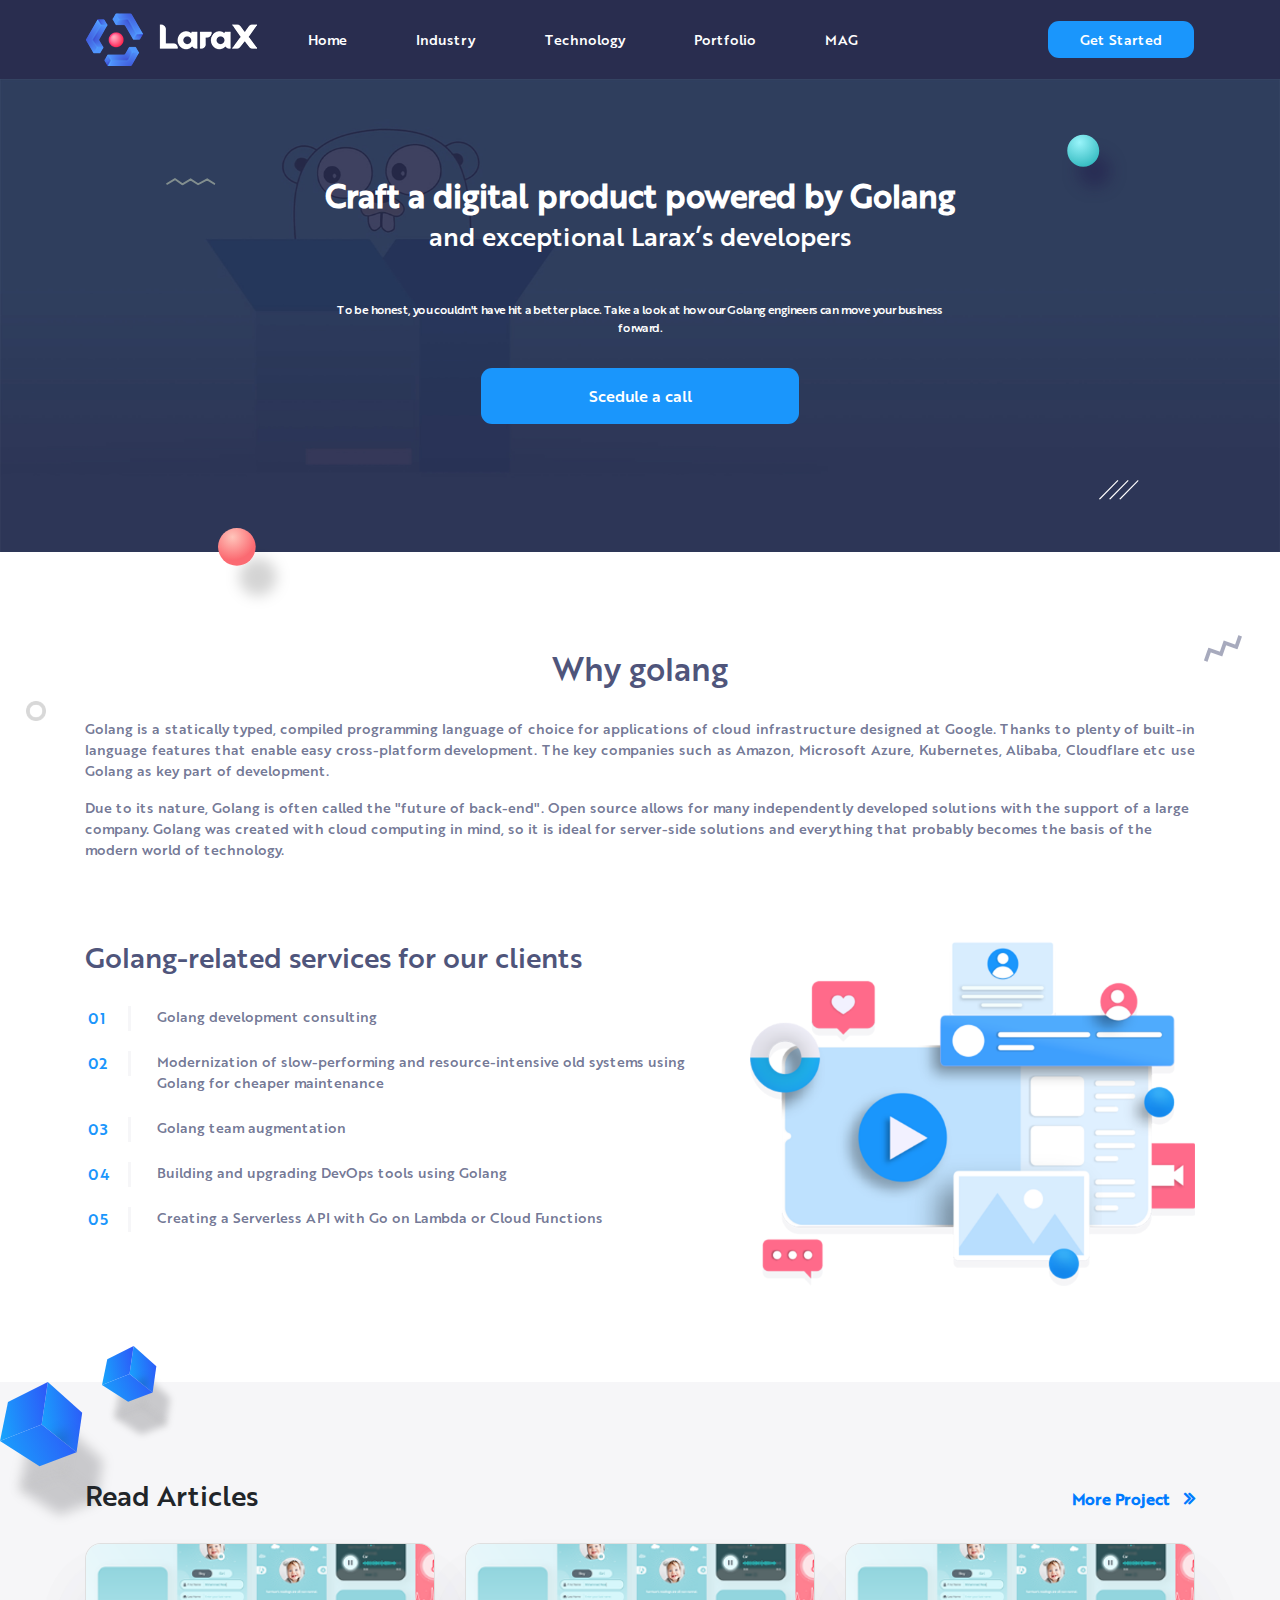
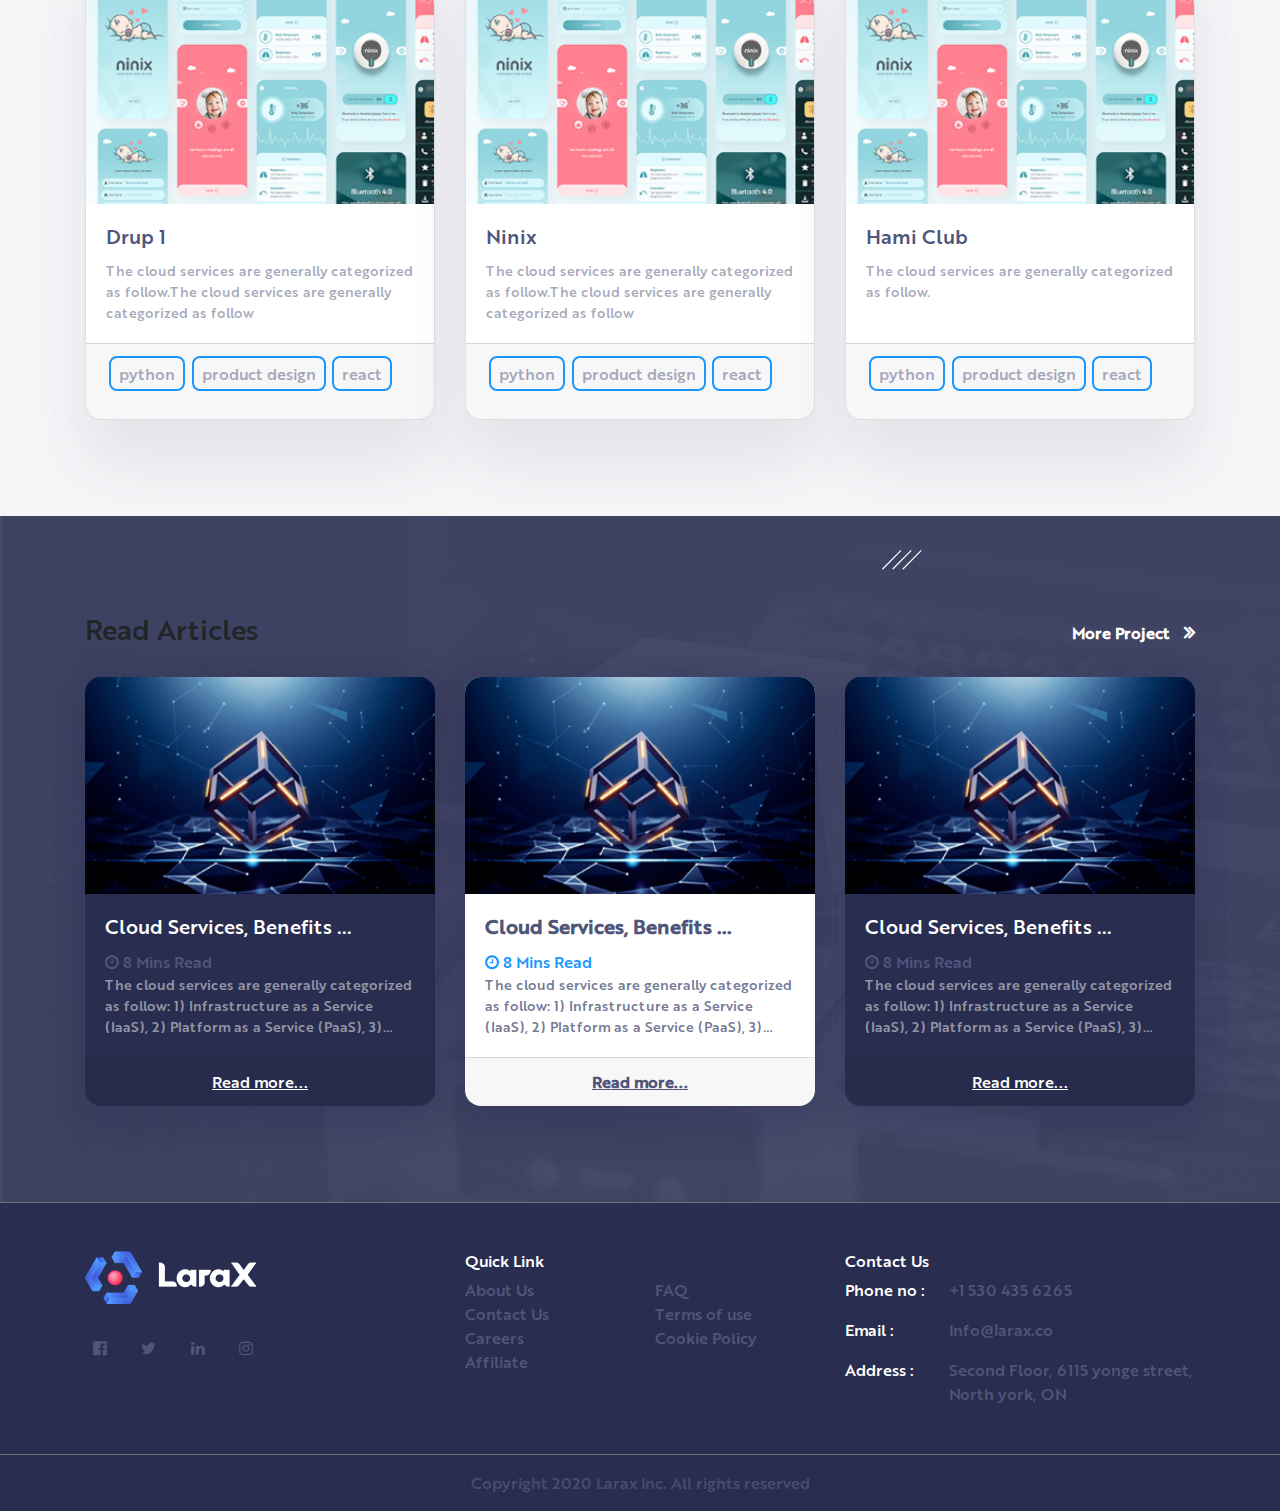
<file: technology.html>
<!DOCTYPE html>
<html lang="en">

<head>
  <meta charset="UTF-8">
  <meta name="viewport" content="width=device-width, initial-scale=1.0">
  <title>Document</title>
  <link rel="stylesheet" href="css/bootstrap.min.css" />
  <link rel="stylesheet" href="css/font-awesome.min.css" />
  <link rel="stylesheet" href="css/main.css" />
  <link rel="stylesheet" href="fonts/fonts.css" />
</head>

<body>
  <header>
    <nav class="container navbar navbar-expand-lg">
      <a class="navbar-brand" href="index.html">
        <img src="img/logo.png" srcset="img/logo@2x.png 2x, img/logo@3x.png 3x" class="logo" />
      </a>
      <button class="navbar-toggler" type="button" data-toggle="collapse" data-target="#navMenu" aria-controls="navMenu"
        aria-expanded="false" aria-label="Toggle navigation">
        <i class="fa fa-bars" aria-hidden="true"></i>
      </button>
      <div class="collapse navbar-collapse justify-content-start nav-fill" id="navMenu">
        <ul class="navbar-nav">
          <li class="nav-item active">
            <a class="nav-link text-capitalize" href="index.html">Home</a>
          </li>
          <li class="nav-item">
            <a class="nav-link text-capitalize" href="industry.html">Industry</a>
          </li>
          <li class="nav-item">
            <a class="nav-link text-capitalize" href="technology.html">technology</a>
          </li>
          <li class="nav-item">
            <a class="nav-link text-capitalize" href="portfolio.html">portfolio</a>
          </li>
          <li class="nav-item">
            <a class="nav-link text-uppercase" href="mag.html">mag</a>
          </li>
        </ul>
      </div>
      <a href="#" target="_blank" rel="noopener noreferrer" class="text-capitalize blue-btn">get started</a>
    </nav>
  </header>
  <main role="main" class="techno position-relative">
    <section class="prt1 position-relative">
      <div class="overlay">
        <img src="img/red-circle.svg" class="red-circle">
        <img src="img/blue-circle.svg" class="blue-circle">
        <img src="img/lines.svg" alt="" class="lines">
        <img src="img/wavy.svg" alt="" class="wavy">
      </div>
      <div class="container">
        <div class="row justify-content-center">
          <div class="col-12 col-lg-7 text-center">
            <h2><b>Craft a digital product powered by Golang
              </b><small>and exceptional Larax’s developers</small></h2>
            <p>To be honest, you couldn't have hit a better place. Take a look at how our Golang engineers can move your
              business forward.</p>
            <a href="#" target="_blank" rel="noopener noreferrer" class="blue-btn">Scedule a call</a>
          </div>
        </div>
      </div>
    </section>
    <section class="prt2 position-relative">
      <div class="overlay">
        <img src="img/circle.png" srcset="img/circle@2x.png 2x,img/circle@3x.png 3x" class="circle">
        <img src="img/orib-wavy.png" class="orib-wavy">
        <img src="img/blue-cube.svg" class="blue-cube">
      </div>
      <div class="container">
        <div class="row justify-content-center">
          <div class="col-12 head">
            <h2 class="text-center d-block">Why golang</h2>
            <p class="text-justify">
              Golang is a statically typed, compiled programming language of choice for applications of cloud
              infrastructure designed at Google. Thanks to plenty of built-in language features that enable easy
              cross-platform development. The key companies such as Amazon, Microsoft Azure, Kubernetes, Alibaba,
              Cloudflare etc use Golang as key part of development.
            </p>
            <p>
              Due to its nature, Golang is often called the "future of back-end". Open source allows for many
              independently developed solutions with the support of a large company. Golang was created with cloud
              computing in mind, so it is ideal for server-side solutions and everything that probably becomes the basis
              of the modern world of technology.
            </p>
          </div>
          <div class="col-12 col-lg-7">
            <h3>Golang-related services for our clients</h3>
            <ul>
              <li>
                <p>Golang development consulting</p>
              </li>
              <li>
                <p>Modernization of slow-performing and resource-intensive
                  old systems using Golang for cheaper maintenance</p>
              </li>
              <li>
                <p>Golang team augmentation</p>
              </li>
              <li>
                <p>Building and upgrading DevOps tools using Golang</p>
              </li>
              <li>
                <p>Creating a Serverless API with Go on Lambda or Cloud Functions</p>
              </li>
            </ul>
          </div>
          <div class="col-12 col-lg-5 img-blk"><img src="./img/gaming.png" alt=""></div>

        </div>
      </div>
    </section>
    <section class="prt3 position-relative">
      <div class="overlay">
        <img src="./img/blue-cube.svg" alt="" class="blue-cube">
      </div>
      <div class="container">
        <div class="row justify-content-center">
          <div class="col-12">
            <div class="row align-items-center mb-4">
              <div class="col-8">
                <h3 class="text-capitalize">Read Articles</h3>
              </div>
              <div class="col-4 text-right lg-device">
                <a href="#" target="_blank" rel="noopener noreferrer" class="more-prj">
                  More Project
                  <i class="fa fa-angle-double-right" aria-hidden="true"></i>
                </a>
              </div>
            </div>
          </div>

          <div class="col-12">
            <div class="row lg-device justify-content-center">
              <div class="col-lg-4 col-md-6 col-sm-10 col-12">
                <div class="card">
                  <img src="./img/capture.PNG" class="card-img-top" alt="..." />
                  <div class="card-body">
                    <h5 class="card-title">Drup 1</h5>
                    <p class="card-text">
                      The cloud services are generally categorized as
                      follow.The cloud services are generally categorized as
                      follow
                    </p>
                  </div>
                  <div class="card-footer">
                    <ul class="list-unstyled d-flex">
                      <li>
                        <a href="#" target="_blank" rel="noopener noreferrer">python</a>
                      </li>
                      <li>
                        <a href="#" target="_blank" rel="noopener noreferrer">product design</a>
                      </li>
                      <li>
                        <a href="#" target="_blank" rel="noopener noreferrer">react</a>
                      </li>
                    </ul>
                  </div>
                </div>
              </div>
              <div class="col-lg-4 col-md-6 col-sm-10 col-12">
                <div class="card">
                  <img src="./img/capture.PNG" class="card-img-top" alt="..." />
                  <div class="card-body">
                    <h5 class="card-title">Ninix</h5>
                    <p class="card-text">
                      The cloud services are generally categorized as
                      follow.The cloud services are generally categorized as
                      follow
                    </p>
                  </div>
                  <div class="card-footer">
                    <ul class="list-unstyled d-flex">
                      <li>
                        <a href="#" target="_blank" rel="noopener noreferrer">python</a>
                      </li>
                      <li>
                        <a href="#" target="_blank" rel="noopener noreferrer">product design</a>
                      </li>
                      <li>
                        <a href="#" target="_blank" rel="noopener noreferrer">react</a>
                      </li>
                    </ul>
                  </div>
                </div>
              </div>
              <div class="col-lg-4 col-md-6 col-sm-10 col-12">
                <div class="card">
                  <img src="./img/capture.PNG" class="card-img-top" alt="..." />
                  <div class="card-body">
                    <h5 class="card-title">Hami Club</h5>
                    <p class="card-text">
                      The cloud services are generally categorized as follow.
                    </p>
                  </div>
                  <div class="card-footer">
                    <ul class="list-unstyled d-flex">
                      <li>
                        <a href="#" target="_blank" rel="noopener noreferrer">python</a>
                      </li>
                      <li>
                        <a href="#" target="_blank" rel="noopener noreferrer">product design</a>
                      </li>
                      <li>
                        <a href="#" target="_blank" rel="noopener noreferrer">react</a>
                      </li>
                    </ul>
                  </div>
                </div>
              </div>
            </div>
            <div class="row mobview">
              <div id="carousel2" class="carousel slide" data-ride="carousel">
                <ol class="carousel-indicators">
                  <li data-target="#carousel2" data-slide-to="0" class="active"></li>
                  <li data-target="#carousel2" data-slide-to="1"></li>
                  <li data-target="#carousel2" data-slide-to="2"></li>
                </ol>
                <div class="carousel-inner">
                  <div class="carousel-item active">
                    <div class="card">
                      <img src="./img/capture.PNG" class="card-img-top" alt="..." />
                      <div class="card-body">
                        <h5 class="card-title">Drup 1</h5>
                        <p class="card-text">
                          The cloud services are generally categorized as
                          follow.The cloud services are generally categorized
                          as follow
                        </p>
                      </div>
                      <div class="card-footer">
                        <ul class="list-unstyled d-flex">
                          <li>
                            <a href="#" target="_blank" rel="noopener noreferrer">python</a>
                          </li>
                          <li>
                            <a href="#" target="_blank" rel="noopener noreferrer">product design</a>
                          </li>
                          <li>
                            <a href="#" target="_blank" rel="noopener noreferrer">react</a>
                          </li>
                        </ul>
                      </div>
                    </div>
                  </div>
                  <div class="carousel-item">
                    <div class="card">
                      <img src="./img/capture.PNG" class="card-img-top" alt="..." />
                      <div class="card-body">
                        <h5 class="card-title">Ninix</h5>
                        <p class="card-text">
                          The cloud services are generally categorized as
                          follow.The cloud services are generally categorized
                          as follow
                        </p>
                      </div>
                      <div class="card-footer">
                        <ul class="list-unstyled d-flex">
                          <li>
                            <a href="#" target="_blank" rel="noopener noreferrer">python</a>
                          </li>
                          <li>
                            <a href="#" target="_blank" rel="noopener noreferrer">product design</a>
                          </li>
                          <li>
                            <a href="#" target="_blank" rel="noopener noreferrer">react</a>
                          </li>
                        </ul>
                      </div>
                    </div>
                  </div>
                  <div class="carousel-item">
                    <div class="card">
                      <img src="./img/capture.PNG" class="card-img-top" alt="..." />
                      <div class="card-body">
                        <h5 class="card-title">Hami Club</h5>
                        <p class="card-text">
                          The cloud services are generally categorized as
                          follow.
                        </p>
                      </div>
                      <div class="card-footer">
                        <ul class="list-unstyled d-flex">
                          <li>
                            <a href="#" target="_blank" rel="noopener noreferrer">python</a>
                          </li>
                          <li>
                            <a href="#" target="_blank" rel="noopener noreferrer">product design</a>
                          </li>
                          <li>
                            <a href="#" target="_blank" rel="noopener noreferrer">react</a>
                          </li>
                        </ul>
                      </div>
                    </div>
                  </div>
                </div>
              </div>
            </div>
          </div>
        </div>
      </div>
    </section>
    <section class="prt4 position-relative">
      <div class="overlay">
        <img src="./img/lines.svg" alt="" class="lines">
      </div>
      <div class="container">
        <div class="row justify-content-center">
          <div class="col-12">
            <div class="row justify-content-between align-items-center mb-4">
              <div class="col-8">
                <h3 class="text-capitalize">Read Articles</h3>
              </div>
              <div class="col-3 text-right lg-device">
                <a href="#" target="_blank" rel="noopener noreferrer" class="more-prj">
                  More Project
                  <i class="fa fa-angle-double-right" aria-hidden="true"></i>
                </a>
              </div>
            </div>
          </div>
          <div class="col-12">
            <div class="row lg-device">
              <div class="col-lg-4 col-6">
                <div class="card">
                  <img src="./img/cap1.PNG" class="card-img-top" alt="...">
                  <div class="card-body">
                    <h5 class="card-title">Cloud Services, Benefits ...</h5>
                    <div class="time">
                      <i class="fa fa-clock-o" aria-hidden="true"></i>
                      <span>8 Mins Read</span>
                    </div>
                    <p class="card-text">The cloud services are generally categorized as follow: 1) Infrastructure as a
                      Service (IaaS), 2) Platform as a Service (PaaS), 3)…</p>
                  </div>
                  <div class="card-footer">
                    <a href="#" target="_blank" rel="noopener noreferrer"><u>Read more...</u></a>
                  </div>
                </div>
              </div>
              <div class="col-lg-4 col-6">
                <div class="card od-card">
                  <img src="./img/cap1.PNG" class="card-img-top" alt="...">
                  <div class="card-body">
                    <h5 class="card-title">Cloud Services, Benefits ...</h5>
                    <div class="time">
                      <i class="fa fa-clock-o" aria-hidden="true"></i>
                      <span>8 Mins Read</span>
                    </div>
                    <p class="card-text">The cloud services are generally categorized as follow: 1) Infrastructure as a
                      Service (IaaS), 2) Platform as a Service (PaaS), 3)…</p>
                  </div>
                  <div class="card-footer">
                    <a href="#" target="_blank" rel="noopener noreferrer"><u>Read more...</u></a>
                  </div>
                </div>
              </div>
              <div class="col-lg-4 col-6">
                <div class="card">
                  <img src="./img/cap1.PNG" class="card-img-top" alt="...">
                  <div class="card-body">
                    <h5 class="card-title">Cloud Services, Benefits ...</h5>
                    <div class="time">
                      <i class="fa fa-clock-o" aria-hidden="true"></i>
                      <span>8 Mins Read</span>
                    </div>
                    <p class="card-text">The cloud services are generally categorized as follow: 1) Infrastructure as a
                      Service (IaaS), 2) Platform as a Service (PaaS), 3)…</p>
                  </div>
                  <div class="card-footer">
                    <a href="#" target="_blank" rel="noopener noreferrer"><u>Read more...</u></a>
                  </div>
                </div>
              </div>
            </div>

            <div class="mobview">
              <div id="carousel2" class="carousel slide" data-ride="carousel">
                <ol class="carousel-indicators">
                  <li data-target="#carousel2" data-slide-to="0" class="active"></li>
                  <li data-target="#carousel2" data-slide-to="1"></li>
                  <li data-target="#carousel2" data-slide-to="2"></li>
                </ol>
                <div class="carousel-inner">
                  <div class="carousel-item active">
                    <div class="card">
                      <img src="./img/cap1.PNG" class="card-img-top" alt="...">
                      <div class="card-body">
                        <h5 class="card-title">Cloud Services, Benefits ...</h5>
                        <div class="time">
                          <i class="fa fa-clock-o" aria-hidden="true"></i>
                          <span>8 Mins Read</span>
                        </div>
                        <p class="card-text">The cloud services are generally categorized as follow: 1) Infrastructure
                          as a Service (IaaS), 2) Platform as a Service (PaaS), 3)…</p>
                      </div>
                      <div class="card-footer">
                        <a href="#" target="_blank" rel="noopener noreferrer"><u>Read more...</u></a>
                      </div>
                    </div>
                  </div>
                  <div class="carousel-item">
                    <div class="card od-card">
                      <img src="./img/cap1.PNG" class="card-img-top" alt="...">
                      <div class="card-body">
                        <h5 class="card-title">Cloud Services, Benefits ...</h5>
                        <div class="time">
                          <i class="fa fa-clock-o" aria-hidden="true"></i>
                          <span>8 Mins Read</span>
                        </div>
                        <p class="card-text">The cloud services are generally categorized as follow: 1) Infrastructure
                          as a Service (IaaS), 2) Platform as a Service (PaaS), 3)…</p>
                      </div>
                      <div class="card-footer">
                        <a href="#" target="_blank" rel="noopener noreferrer"><u>Read more...</u></a>
                      </div>
                    </div>
                  </div>
                  <div class="carousel-item">
                    <div class="card">
                      <img src="./img/cap1.PNG" class="card-img-top" alt="...">
                      <div class="card-body">
                        <h5 class="card-title">Cloud Services, Benefits ...</h5>
                        <div class="time">
                          <i class="fa fa-clock-o" aria-hidden="true"></i>
                          <span>8 Mins Read</span>
                        </div>
                        <p class="card-text">The cloud services are generally categorized as follow: 1) Infrastructure
                          as a Service (IaaS), 2) Platform as a Service (PaaS), 3)…</p>
                      </div>
                      <div class="card-footer">
                        <a href="#" target="_blank" rel="noopener noreferrer"><u>Read more...</u></a>
                      </div>
                    </div>
                  </div>
                </div>
              </div>
            </div>
          </div>
        </div>
      </div>
    </section>
  </main>
  <footer>
    <div class="container">
      <nav class="nav row">
        <div class="col-12 col-lg-4 logo">
          <a href="#" target="_blank" rel="noopener noreferrer">
            <img src="./img/logo.png" alt="">
          </a>
          <ul class="list-unstyled d-flex social justify-content-between">
            <li><a href="#" target="_blank" rel="noopener noreferrer"><i class="fa fa-facebook-official"
                  aria-hidden="true"></i></a></li>
            <li><a href="#" target="_blank" rel="noopener noreferrer"><i class="fa fa-twitter"
                  aria-hidden="true"></i></a></li>
            <li><a href="#" target="_blank" rel="noopener noreferrer"><i class="fa fa-linkedin"
                  aria-hidden="true"></i></a></li>
            <li><a href="#" target="_blank" rel="noopener noreferrer"><i class="fa fa-instagram"
                  aria-hidden="true"></i></a></li>
          </ul>
        </div>
        <div class="col-6 col-lg-4 q-links">
          <h5 class="text-capitalize">Quick Link</h5>
          <div class="row row-cols-1 row-cols-lg-2 row-cols-md-2">
            <a href="about.html" class="col">About Us</a>
            <a href="faq.html" class="col">FAQ</a>
            <a href="contact.html" class="col">Contact Us</a>
            <a href="web-portfolio.html" class="col">Terms of use</a>
            <a href="career.html" class="col">Careers</a>
            <a href="privacy.html" class="col">Cookie Policy</a>
            <a href="affiliate.html" class="col">Affiliate</a>
          </div>
        </div>
        <div class="col-6 col-lg-4 contact">
          <h5 class="text-capitalize">Contact Us</h5>
          <div class="d-flex">
            <div class="phone">
              <b>Phone no :</b>
              <span>+1 530 435 6265</span>
            </div>
            <div class="email">
              <b>Email :</b>
              <span>Info@larax.co</span>
            </div>
            <div class="address">
              <b>Address :</b>
              <address>Second Floor, 6115 yonge street,
                North york, ON</address>
            </div>
          </div>
        </div>
      </nav>
    </div>
    <section class="copywrite">
      <p>Copyright 2020 Larax Inc. All rights reserved</p>
    </section>
  </footer>
  <script type="text/javascript" src="js/jquery-1.11.2.min.js"></script>
  <script type="text/javascript" src="js/bootstrap.min.js"></script>
  <script>
    $('.carousel').carousel({ interval: false });
  </script>
</body>

</html>
</file>
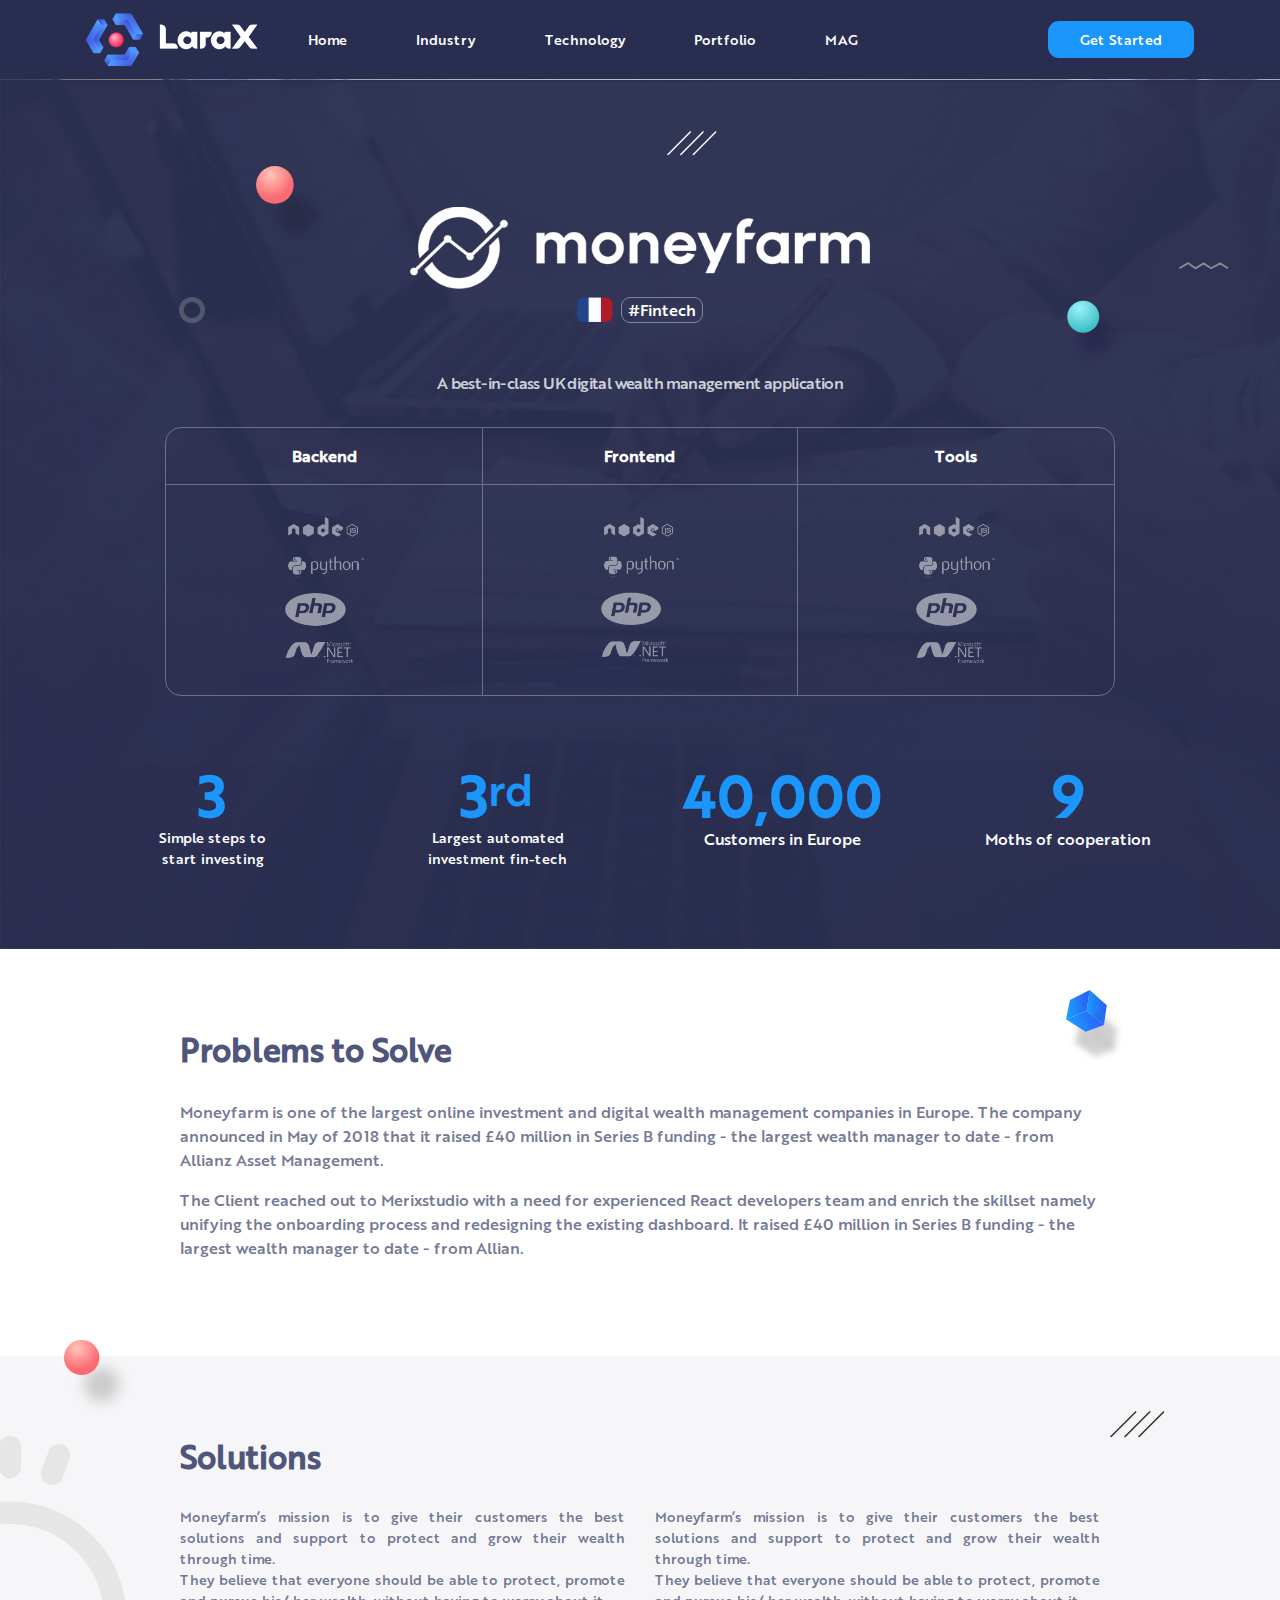
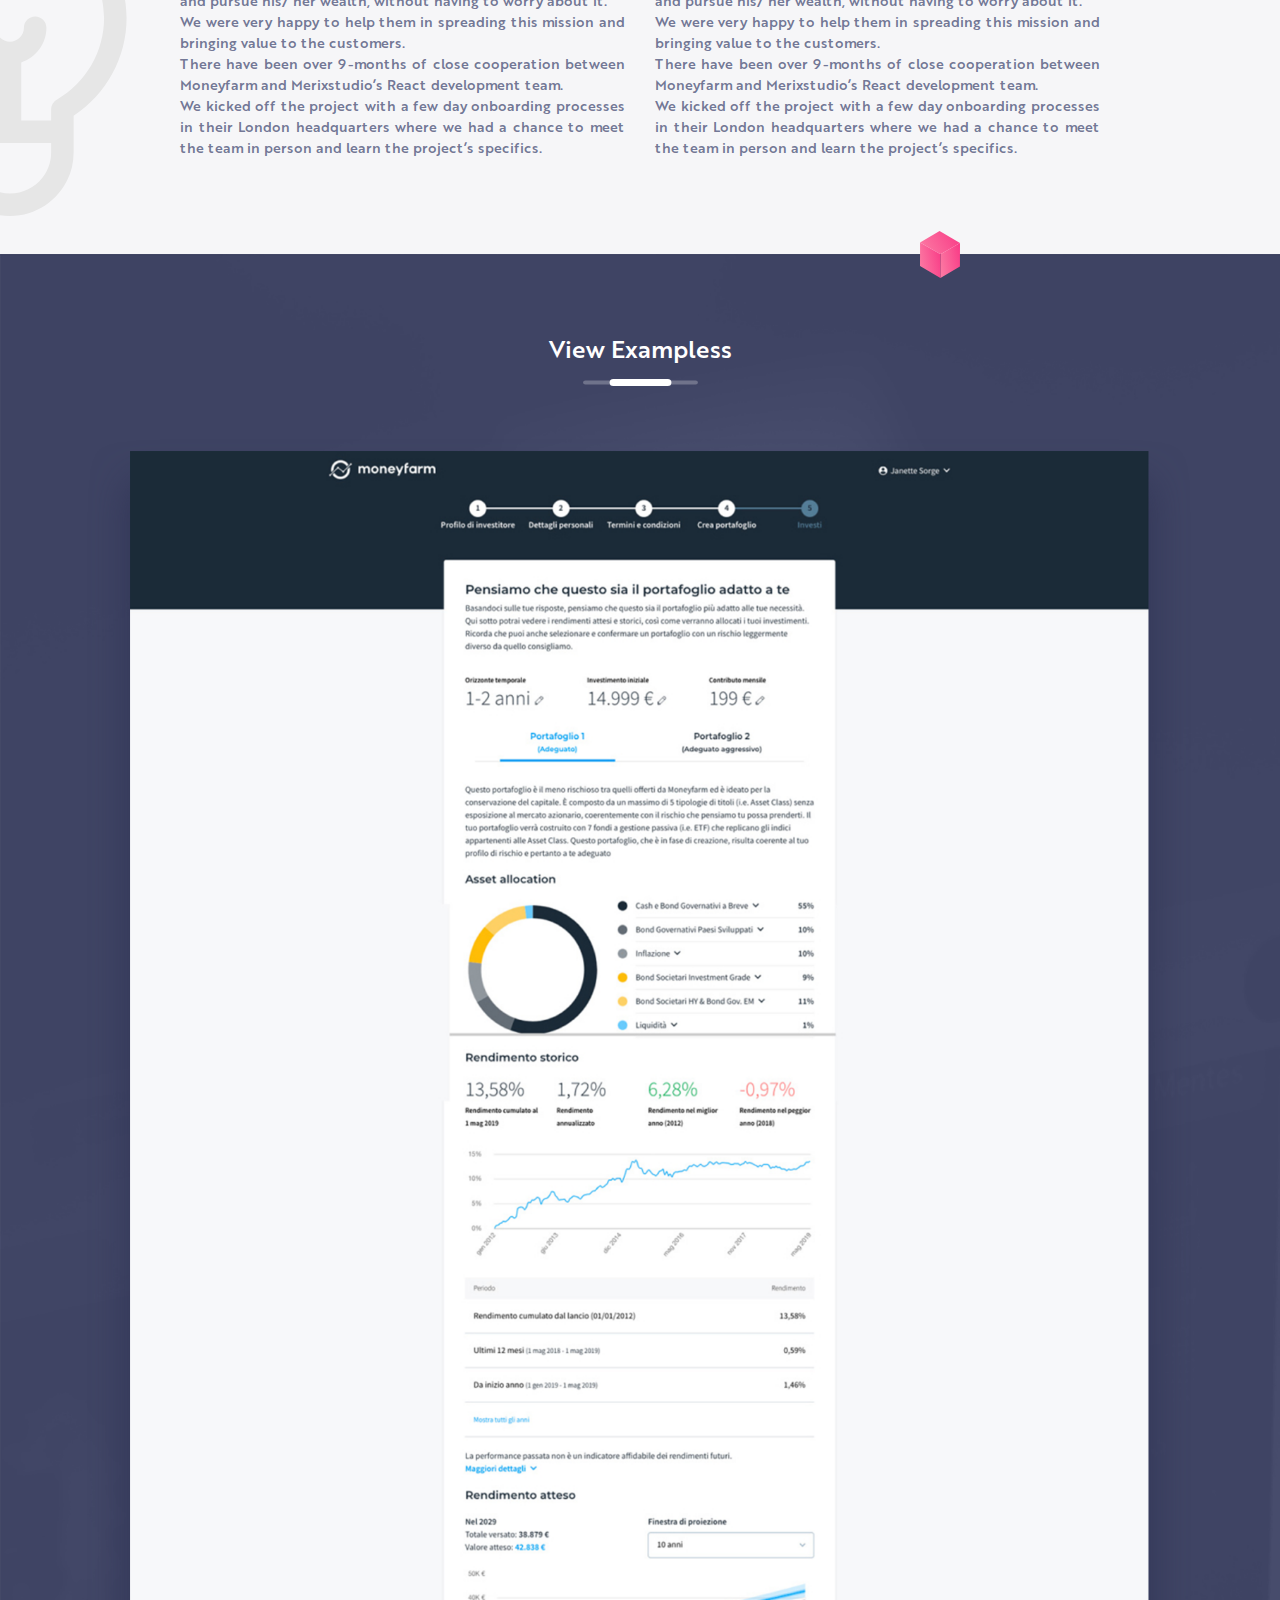
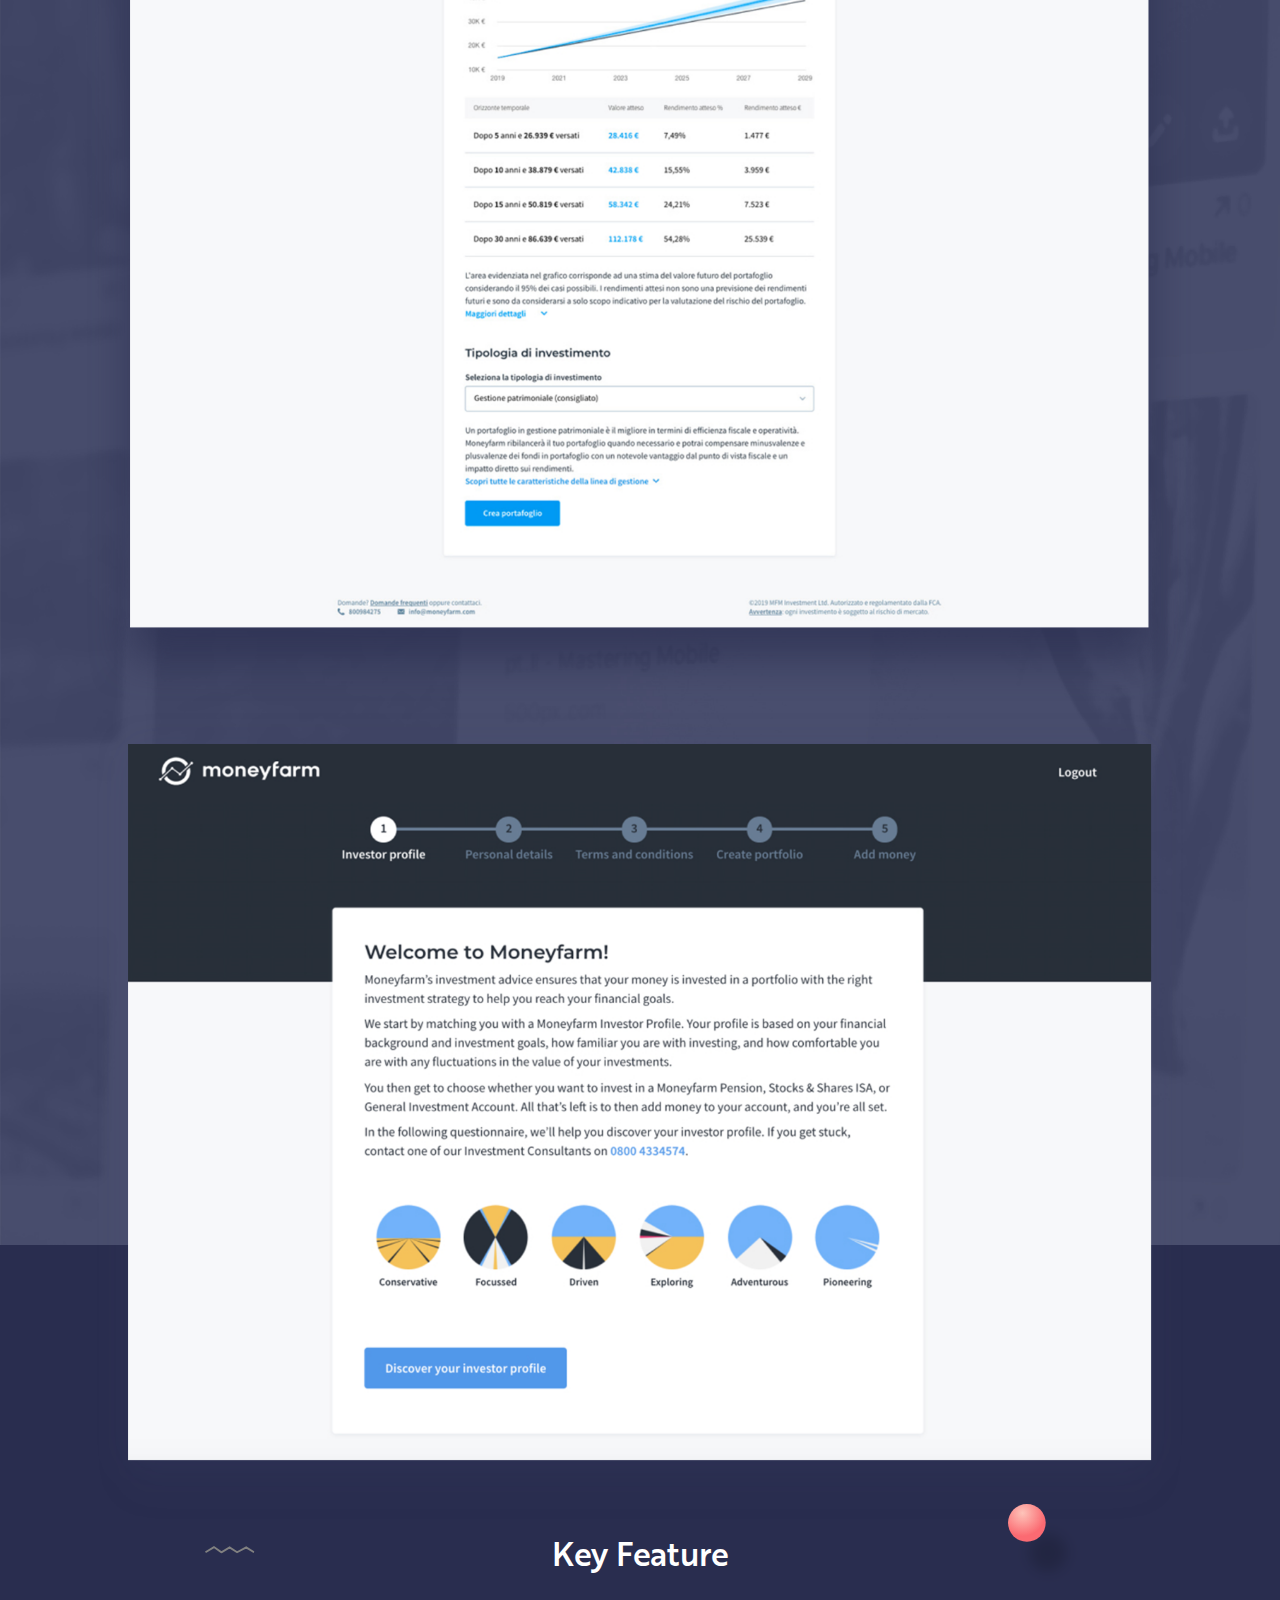
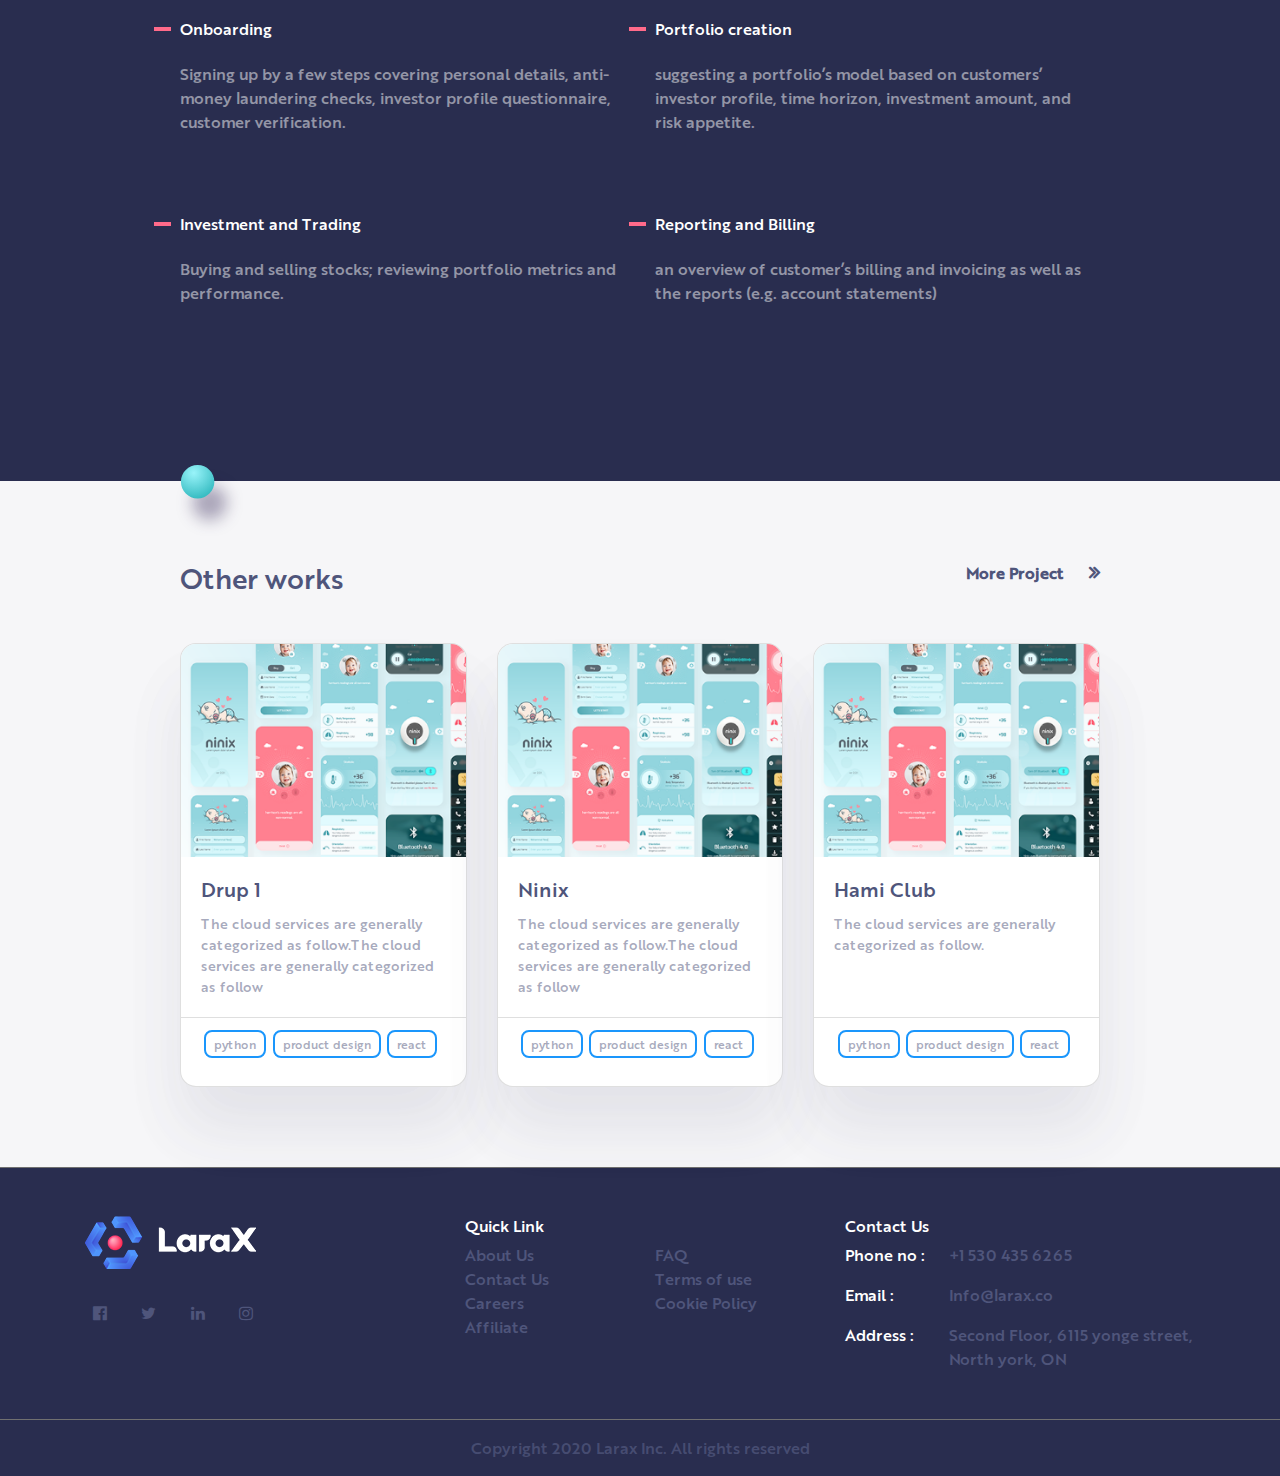
<file: web-portfolio.html>
<!DOCTYPE html>
<html lang="en">

<head>
  <meta charset="UTF-8">
  <meta name="viewport" content="width=device-width, initial-scale=1.0">
  <title>Document</title>
  <link rel="stylesheet" href="css/bootstrap.min.css" />
  <link rel="stylesheet" href="css/font-awesome.min.css" />
  <link rel="stylesheet" href="css/main.css" />
  <link rel="stylesheet" href="fonts/fonts.css" />

</head>

<body>
  <header>
    <nav class="container navbar navbar-expand-lg">
      <a class="navbar-brand" href="index.html">
        <img src="img/logo.png" srcset="img/logo@2x.png 2x, img/logo@3x.png 3x" class="logo" />
      </a>
      <button class="navbar-toggler" type="button" data-toggle="collapse" data-target="#navMenu" aria-controls="navMenu"
        aria-expanded="false" aria-label="Toggle navigation">
        <i class="fa fa-bars" aria-hidden="true"></i>
      </button>
      <div class="collapse navbar-collapse justify-content-start nav-fill" id="navMenu">
        <ul class="navbar-nav">
          <li class="nav-item active">
            <a class="nav-link text-capitalize" href="index.html">Home</a>
          </li>
          <li class="nav-item">
            <a class="nav-link text-capitalize" href="industry.html">Industry</a>
          </li>
          <li class="nav-item">
            <a class="nav-link text-capitalize" href="technology.html">technology</a>
          </li>
          <li class="nav-item">
            <a class="nav-link text-capitalize" href="portfolio.html">portfolio</a>
          </li>
          <li class="nav-item">
            <a class="nav-link text-uppercase" href="mag.html">mag</a>
          </li>
        </ul>
      </div>
      <a href="#" target="_blank" rel="noopener noreferrer" class="text-capitalize blue-btn">get started</a>
    </nav>
  </header>
  <main role="main" class="web">
    <section class="prt1">
      <div class="overlay">
        <img src="img/circle.png" srcset="img/circle@2x.png
                        2x,img/circle@3x.png 3x" class="circle lg-device">
        <img src="img/red-circle.svg" class="red-circle">
        <img src="img/blue-circle.svg" class="blue-circle">
        <img src="img/wavy.svg" class="wavy">
        <img src="img/lines.svg" alt="" class="lines">
      </div>
      <div class="container">
        <div class="row justify-content-center">
          <div class="col-12 col-lg-10 text-center">
            <h3><img src="./img/logo-moneyfarm.png" alt=""></h3>
            <div class="flag d-flex">
              <img src="./img/flag-of-the-netherlands.png" alt="">
              <span>#Fintech</span>
            </div>
            <p>A best-in-class UK digital wealth management
              application</p>
          </div>
          <div class="col-11 col-lg-10 my-table lg-device">
            <div class="row justify-content-center">
              <div class="col-4 px-0 py-0 cel1">
                <b class="d-block text-center">Backend</b>
              </div>
              <div class="col-4 px-0 py-0 cel2">
                <b class="d-block text-center">Frontend</b>
              </div>
              <div class="col-4 px-0 py-0 cel3">
                <b class="d-block text-center">Tools</b>
              </div>
              <div class="col-4 px-0 py-0 cel4">
                <img src="./img/logos.png" alt="">
              </div>
              <div class="col-4 px-0 py-0 cel5">
                <img src="./img/logos.png" alt="">
              </div>
              <div class="col-4 px-0 py-0 cel6">
                <img src="./img/logos.png" alt="">
              </div>
            </div>
          </div>
          <div class="col-10 mobview">
            <div class="row">
              <div class="col-12">
                <div class="card">
                  <div class="card-header">
                    Backend
                  </div>
                  <div class="card-body">
                    <img src="./img/logos.png" alt="">
                  </div>
                </div>
              </div>
              <div class="col-12">
                <div class="card">
                  <div class="card-header">
                    Frontend
                  </div>
                  <div class="card-body">
                    <img src="./img/logos.png" alt="">
                  </div>
                </div>
              </div>
              <div class="col-12">
                <div class="card">
                  <div class="card-header">
                    Tools
                  </div>
                  <div class="card-body">
                    <img src="./img/logos.png" alt="">
                  </div>
                </div>
              </div>
            </div>
          </div>
          <div class="col-12 foot">
            <div class="row justify-content-center">
              <div class="col-6 col-lg-3"><b class="display-4">3</b><span>Simple
                  steps to
                  start investing</span></div>
              <div class="col-6 col-lg-3"><b class="display-4">3 <small>rd</small>
                </b><span>Largest
                  automated
                  investment fin-tech</span></div>
              <div class="col-6 col-lg-3"><b class="display-4">40,000</b><span>Customers
                  in
                  Europe</span></div>
              <div class="col-6 col-lg-3"><b class="display-4">9</b><span>Moths
                  of
                  cooperation</span></div>
            </div>
          </div>
        </div>
      </div>
    </section>
    <section class="prt2">
      <div class="overlay lg-device">
        <img src="img/blue-cube.svg" alt="" class="blue-cube">
      </div>
      <div class="container">
        <div class="row justify-content-center">
          <div class="col-12 col-lg-10">
            <h2>Problems to Solve</h2>
            <p>Moneyfarm is one of the largest online investment
              and digital wealth management companies in
              Europe.
              The company announced in May of 2018 that it
              raised £40 million in Series B funding - the
              largest wealth manager to date - from Allianz
              Asset Management.
            </p>
            <p>
              The Client reached out to Merixstudio with a
              need for experienced React developers team and
              enrich the skillset namely unifying the
              onboarding process and redesigning the existing
              dashboard.
              It raised £40 million in Series B funding - the
              largest wealth manager to date - from Allian.</p>
          </div>
        </div>
      </div>
    </section>
    <section class="prt3">
      <div class="overlay lg-device">
        <img src="img/red-circle.svg" alt="" class="red-circle">
        <img src="img/lines.svg" alt="" class="lines">
        <img src="img/pink-cube.svg" alt="" class="pink-cube">
      </div>
      <div class="container">
        <div class="row justify-content-center">
          <div class="col-12 col-lg-10">
            <h2>Solutions</h2>
            <div class="row">
              <div class="col-lg-6 col-12">
                <p>
                  Moneyfarm’s mission is to give their
                  customers the best solutions and support
                  to protect and grow their wealth through
                  time.<br /> They believe that everyone
                  should be able to protect, promote and
                  pursue his/ her wealth, without having
                  to worry about it.<br />
                  We were very happy to help them in
                  spreading this mission and bringing
                  value to the customers.<br /> There have
                  been over 9-months of close cooperation
                  between Moneyfarm and Merixstudio’s
                  React development team.<br />
                  We kicked off the project with a few
                  day onboarding processes in their
                  London headquarters where we had a
                  chance to meet the team in person
                  and learn the project’s specifics.
                </p>
              </div>
              <div class="col-lg-6 col-12">
                <p>
                  Moneyfarm’s mission is to give their
                  customers the best solutions and
                  support to protect and grow their
                  wealth through time.<br /> They
                  believe that everyone should be able
                  to protect, promote and pursue his/
                  her wealth, without having to worry
                  about it.<br />
                  We were very happy to help them in
                  spreading this mission and bringing
                  value to the customers.<br /> There
                  have been over 9-months of close
                  cooperation between Moneyfarm and
                  Merixstudio’s React development
                  team.<br />
                  We kicked off the project with a
                  few day onboarding processes in
                  their London headquarters where
                  we had a chance to meet the team
                  in person and learn the
                  project’s specifics.
                </p>
              </div>
            </div>
          </div>
        </div>
      </div>
    </section>
    <section class="prt4">
      <div class="container">
        <div class="row justify-content-center">
          <div class="col-12">
            <h4 class="text-capitalize text-center">View exampless</h4>
            <div class="underline line-white"></div>
            <div class="img1">
              <img src="./img/img1.png" alt="">
            </div>
            <div class="img2">
              <img src="./img/img2.png" alt="">
            </div </div>
          </div>
        </div>
    </section>
    <section class="prt5">
      <div class="overlay">
        <img src="img/red-circle.svg" alt="" class="red-circle">
        <img src="img/wavy.svg" alt="" class="wavy lg-device">
      </div>
      <div class="container">
        <div class="row justify-content-center">
          <div class="col-12 col-lg-10">
            <h2 class="text-center">Key Feature</h2>
            <div class="row">
              <div class="col-12 col-lg-6">
                <h6>Onboarding</h6>
                <p>Signing up by a few steps covering personal details, anti-money laundering checks, investor profile
                  questionnaire, customer verification.</p>
              </div>
              <div class="col-12 col-lg-6">
                <h6>Portfolio creation</h6>
                <p>suggesting a portfolio’s model based on customers’ investor profile, time horizon, investment amount,
                  and risk appetite.</p>
              </div>
              <div class="col-12 col-lg-6">
                <h6>Investment and Trading</h6>
                <p>Buying and selling stocks; reviewing portfolio metrics and performance.</p>
              </div>
              <div class="col-12 col-lg-6">
                <h6>Reporting and Billing</h6>
                <p>an overview of customer’s billing and invoicing as well as the reports (e.g. account statements)</p>
              </div>
            </div>
          </div>
        </div>
      </div>
    </section>
    <section class="prt6">
      <div class="overlay lg-device">
        <img src="img/blue-circle.svg" alt="" class="blue-circle">
      </div>
      <div class="container">
        <div class="row justify-content-center">
          <div class="col-12 col-lg-10">
            <div class="row justify-content-lg-between justify-content-center">
              <div class="col-lg-5 col-12 text-left">
                <h3>Other works</h3>
              </div>
              <div class="col-5 text-right lg-device">
                <a href="#" target="_blank" rel="noopener noreferrer" class="more-prj">
                  More Project
                  <i class="fa fa-angle-double-right" aria-hidden="true"></i>
                </a>
              </div>
            </div>

          </div>
          <div class="col-12 col-lg-10">
            <div class="row lg-device mrg">
              <div class="col-lg-4 col-6">
                <div class="card">
                  <img src="./img/capture.PNG" class="card-img-top" alt="...">
                  <div class="card-body">
                    <h5 class="card-title">Drup 1</h5>
                    <p class="card-text">The cloud services are generally categorized as follow.The cloud services are
                      generally categorized as follow</p>
                  </div>
                  <div class="card-footer">
                    <ul class="list-unstyled d-flex">
                      <li><a href="#" target="_blank" rel="noopener noreferrer">python</a></li>
                      <li><a href="#" target="_blank" rel="noopener noreferrer">product design</a></li>
                      <li><a href="#" target="_blank" rel="noopener noreferrer">react</a></li>
                    </ul>
                  </div>
                </div>
              </div>
              <div class="col-lg-4 col-6">
                <div class="card">
                  <img src="./img/capture.PNG" class="card-img-top" alt="...">
                  <div class="card-body">
                    <h5 class="card-title">Ninix</h5>
                    <p class="card-text">The cloud services are generally categorized as follow.The cloud services are
                      generally categorized as follow</p>
                  </div>
                  <div class="card-footer">
                    <ul class="list-unstyled d-flex">
                      <li><a href="#" target="_blank" rel="noopener noreferrer">python</a></li>
                      <li><a href="#" target="_blank" rel="noopener noreferrer">product design</a></li>
                      <li><a href="#" target="_blank" rel="noopener noreferrer">react</a></li>
                    </ul>
                  </div>
                </div>
              </div>
              <div class="col-lg-4 col-6">
                <div class="card">
                  <img src="./img/capture.PNG" class="card-img-top" alt="...">
                  <div class="card-body">
                    <h5 class="card-title">Hami Club</h5>
                    <p class="card-text">The cloud services are generally categorized as follow.</p>
                  </div>
                  <div class="card-footer">
                    <ul class="list-unstyled d-flex">
                      <li><a href="#" target="_blank" rel="noopener noreferrer">python</a></li>
                      <li><a href="#" target="_blank" rel="noopener noreferrer">product design</a></li>
                      <li><a href="#" target="_blank" rel="noopener noreferrer">react</a></li>
                    </ul>
                  </div>
                </div>
              </div>
            </div>
            <div class="mobview">
              <div id="carousel1" class="carousel slide" data-ride="carousel">
                <ol class="carousel-indicators">
                  <li data-target="#carousel1" data-slide-to="0" class="active"></li>
                  <li data-target="#carousel1" data-slide-to="1"></li>
                  <li data-target="#carousel1" data-slide-to="2"></li>
                </ol>
                <div class="carousel-inner">
                  <div class="carousel-item active">
                    <div class="card">
                      <img src="./img/capture.PNG" class="card-img-top" alt="...">
                      <div class="card-body">
                        <h5 class="card-title">Drup 1</h5>
                        <p class="card-text">The cloud services are generally categorized as follow.The cloud services
                          are generally categorized as follow</p>
                      </div>
                      <div class="card-footer">
                        <ul class="list-unstyled d-flex">
                          <li><a href="#" target="_blank" rel="noopener noreferrer">python</a></li>
                          <li><a href="#" target="_blank" rel="noopener noreferrer">product design</a></li>
                          <li><a href="#" target="_blank" rel="noopener noreferrer">react</a></li>
                        </ul>
                      </div>
                    </div>
                  </div>
                  <div class="carousel-item">
                    <div class="card">
                      <img src="./img/capture.PNG" class="card-img-top" alt="...">
                      <div class="card-body">
                        <h5 class="card-title">Ninix</h5>
                        <p class="card-text">The cloud services are generally categorized as follow.The cloud services
                          are generally categorized as follow</p>
                      </div>
                      <div class="card-footer">
                        <ul class="list-unstyled d-flex">
                          <li><a href="#" target="_blank" rel="noopener noreferrer">python</a></li>
                          <li><a href="#" target="_blank" rel="noopener noreferrer">product design</a></li>
                          <li><a href="#" target="_blank" rel="noopener noreferrer">react</a></li>
                        </ul>
                      </div>
                    </div>
                  </div>
                  <div class="carousel-item">
                    <div class="card">
                      <img src="./img/capture.PNG" class="card-img-top" alt="...">
                      <div class="card-body">
                        <h5 class="card-title">Hami Club</h5>
                        <p class="card-text">The cloud services are generally categorized as follow.</p>
                      </div>
                      <div class="card-footer">
                        <ul class="list-unstyled d-flex">
                          <li><a href="#" target="_blank" rel="noopener noreferrer">python</a></li>
                          <li><a href="#" target="_blank" rel="noopener noreferrer">product design</a></li>
                          <li><a href="#" target="_blank" rel="noopener noreferrer">react</a></li>
                        </ul>
                      </div>
                    </div>
                  </div>
                </div>
              </div>
            </div>
          </div>
        </div>
      </div>
    </section>

  </main>
  <footer>
    <div class="container">
      <nav class="nav row">
        <div class="col-12 col-lg-4 logo">
          <a href="#" target="_blank" rel="noopener noreferrer">
            <img src="./img/logo.png" alt="" />
          </a>
          <ul class="list-unstyled d-flex social justify-content-between">
            <li>
              <a href="#" target="_blank" rel="noopener noreferrer"><i class="fa fa-facebook-official"
                  aria-hidden="true"></i></a>
            </li>
            <li>
              <a href="#" target="_blank" rel="noopener noreferrer"><i class="fa fa-twitter" aria-hidden="true"></i></a>
            </li>
            <li>
              <a href="#" target="_blank" rel="noopener noreferrer"><i class="fa fa-linkedin"
                  aria-hidden="true"></i></a>
            </li>
            <li>
              <a href="#" target="_blank" rel="noopener noreferrer"><i class="fa fa-instagram"
                  aria-hidden="true"></i></a>
            </li>
          </ul>
        </div>
        <div class="col-6 col-lg-4 q-links">
          <h5 class="text-capitalize">Quick Link</h5>
          <div class="row row-cols-1 row-cols-lg-2 row-cols-md-2">
            <a href="about.html" class="col">About Us</a>
            <a href="faq.html" class="col">FAQ</a>
            <a href="contact.html" class="col">Contact Us</a>
            <a href="web-portfolio.html" class="col">Terms of use</a>
            <a href="career.html" class="col">Careers</a>
            <a href="privacy.html" class="col">Cookie Policy</a>
            <a href="affiliate.html" class="col">Affiliate</a>
          </div>
        </div>
        <div class="col-6 col-lg-4 contact">
          <h5 class="text-capitalize">Contact Us</h5>
          <div class="d-flex">
            <div class="phone">
              <b>Phone no :</b>
              <span>+1 530 435 6265</span>
            </div>
            <div class="email">
              <b>Email :</b>
              <span>Info@larax.co</span>
            </div>
            <div class="address">
              <b>Address :</b>
              <address>
                Second Floor, 6115 yonge street, North york, ON
              </address>
            </div>
          </div>
        </div>
      </nav>
    </div>
    <section class="copywrite">
      <p>Copyright 2020 Larax Inc. All rights reserved</p>
    </section>
  </footer>
  <script type="text/javascript" src="js/jquery-1.11.2.min.js"></script>
  <script type="text/javascript" src="js/bootstrap.min.js"></script>
  <script>
    $('.carousel').carousel({ interval: false });
  </script>
</body>

</html>
</file>
<file: css/main.css>
:root {
  --dark: #373349;
  --shadow: rgba(0, 0, 0, 0.2);
  --lowWhite: rgba(255, 255, 255, 0.5);
}

body {
  font-family: "Brother";
  overflow-x: hidden;
}

header {
  background-color: #292d4f;
}
header a {
  color: #fff;
  font-size: 14px;
}
header ul {
  width: 80%;
}

.blue-btn {
  background-color: #1a96fc;
  border-radius: 11px;
  -webkit-border-radius: 11px;
  -moz-border-radius: 11px;
  -ms-border-radius: 11px;
  -o-border-radius: 11px;
  padding: 0.5rem 2rem;
  color: #fff;
}

a {
  text-decoration: none !important;
  cursor: pointer;
}
a:hover {
  -webkit-transition: all 0.4s;
  -o-transition: all 0.4s;
  transition: all 0.4s;
}

.underline {
  background-image: url("../img/underline.svg");
  width: 115px;
  height: 10px;
  background-size: 100%;
  background-repeat: no-repeat;
  text-align: center;
  margin: 1rem auto;
}

.line-white {
  background-image: url("../img/underline-white.svg");
}

.overlay {
  position: absolute;
  top: 0;
  bottom: 0;
  left: 0;
  right: 0;
}
.overlay img {
  position: absolute;
}

.more-prj {
  margin-top: 4rem;
  font-weight: bold;
}
.more-prj i {
  font-weight: bolder;
  font-size: 20px;
  margin-left: 0.6rem;
}

footer {
  background: #292d4f;
  border-top: solid 1px #707070;
  padding-top: 3rem;
}
footer h5,
footer b {
  color: #fff;
  font-size: 1rem;
  font-weight: 500;
}
footer a,
footer span,
footer address {
  color: #4f557b;
}
footer .social {
  width: 160px;
  margin-top: 2rem;
  margin-left: 0.5rem;
}
footer .social a:hover {
  color: #fff;
}
footer .contact .d-flex {
  flex-direction: column;
}
footer .contact .d-flex > div {
  margin-bottom: 1rem;
}
footer .contact .d-flex b {
  width: 100px;
  display: inline-block;
  vertical-align: top;
}
footer .contact .d-flex address {
  display: inline-block;
  width: calc(100% - 105px);
}
footer .copywrite {
  border-top: solid 1px #707070;
  padding: 1rem 0;
  text-align: center;
  margin-top: 1rem;
}
footer .copywrite p {
  color: rgba(79, 85, 123, 0.8);
  margin: 0;
}

.video-fluid {
  width: 100%;
}

.gallery > a {
  display: flex;
  justify-content: center;
  align-items: center;
  font-size: 2em;
}

::placeholder {
  color: rgba(79, 85, 123, 0.5);
  opacity: 1;
}

:-ms-input-placeholder {
  color: rgba(79, 85, 123, 0.5);
}

::-ms-input-placeholder {
  color: rgba(79, 85, 123, 0.5);
}

.gallery > a > img {
  width: 100%;
  height: 100%;
  object-fit: cover;
  box-shadow: 0 2px 16px var(--shadow);
}

.gallery {
  display: grid;
  grid-gap: 10px;
  grid-template-columns: repeat(auto-fit, minmax(140px, 1fr));
  grid-auto-rows: 120px;
  grid-auto-flow: dense;
}

.form__field {
  font-family: inherit;
  width: 100%;
  border: 0;
  border-bottom: 1px solid var(--lowWhite);
  outline: 0;
  font-size: 1.3rem;
  color: #fff;
  padding: 7px 0;
  background: transparent;
  transition: border-color 0.2s;
}
.form__field::placeholder {
  color: transparent;
  color: rgba(79, 85, 123, 0.5);
  font-size: 12px;
}
.form__field:placeholder-shown ~ .form__label {
  cursor: text;
  top: -1.5rem;
}

.form__label {
  position: absolute;
  top: 0;
  display: block;
  transition: 0.2s;
  font-size: 1rem;
  color: #fff;
}

.form__field:focus {
  padding-bottom: 6px;
  font-weight: 700;
  border-width: 3px;
  border-image: linear-gradient(to right, #4f557b, #292d4f);
  border-image-slice: 1;
}
.form__field:focus ~ .form__label {
  position: absolute;
  top: -0.5rem;
  display: block;
  transition: 0.2s;
  font-size: 1rem;
  color: #4f557b;
  font-weight: 700;
}

/* reset input */
.form__field:required, .form__field:invalid {
  box-shadow: none;
}

.mobview {
  display: none;
}

.file-upload {
  display: inline-block;
  color: white;
  padding: 0.5rem 2rem;
  cursor: pointer;
  margin-top: 1rem;
  font-weight: bold;
  position: relative;
  color: rgba(79, 85, 123, 0.7);
  padding-left: 2rem;
}
.file-upload i {
  transform: rotate(80deg);
  -webkit-transform: rotate(80deg);
  -moz-transform: rotate(80deg);
  -ms-transform: rotate(80deg);
  -o-transform: rotate(80deg);
}

.upload {
  border: 2px dashed rgba(79, 85, 123, 0.3);
  border-radius: 10px;
  -webkit-border-radius: 10px;
  -moz-border-radius: 10px;
  -ms-border-radius: 10px;
  -o-border-radius: 10px;
  text-align: center;
  padding: 1rem;
  padding: 1rem;
  background: #f6f6f8;
  width: 70%;
  margin: 4rem auto 0;
}
.upload .form-group {
  margin-bottom: 0;
}
.upload i {
  font-size: 20px;
  color: #4f557b;
}
.upload p {
  color: rgba(79, 85, 123, 0.5);
  margin-bottom: 0.5rem;
}
.upload small {
  color: rgba(79, 85, 123, 0.5);
  font-size: 12px;
  line-height: 16px;
  display: block;
  margin-bottom: 1rem;
}

.send {
  border-radius: 16px;
  background-color: #ff6a8a;
  display: block;
  width: fit-content;
  padding: 0.7rem 4rem;
  color: #fff;
  margin: 2rem auto 0;
}
.send:hover {
  color: var(--lowWhite);
}

button.navbar-toggler {
  position: absolute;
  top: 14px;
  right: 0;
}

.home .underline {
  display: none;
}
.home h4 {
  margin-bottom: 2rem;
}
.home .prt1 {
  padding-top: 9rem;
  padding-bottom: 9rem;
  background-image: url("../img/home.jpg");
  position: relative;
  background-size: no-repeat;
  background-size: cover;
  color: #fff;
}
.home .prt1 .overlay .circle {
  left: 17%;
  top: 23%;
  width: 20px;
  opacity: 0.5;
}
.home .prt1 .overlay .lines {
  right: 43%;
  top: 22%;
  width: 45px;
}
.home .prt1 .overlay .pink-cube {
  right: 15%;
  top: 25%;
  width: 30px;
}
.home .prt1 .overlay .blue-circle {
  left: 18%;
  bottom: 9%;
  width: 67px;
}
.home .prt1 .overlay .wavy {
  right: 5%;
  bottom: 30%;
  opacity: 0.5;
  filter: invert(0.9);
  width: 40px;
}
.home .prt1-footer {
  padding: 1rem 0;
  background-color: #292d4f;
}
.home .prt1-footer .blue {
  color: #1a96fc;
}
.home .prt1-footer p,
.home .prt1-footer a span {
  color: rgba(246, 246, 248, 0.3);
  display: inline-block;
}
.home .prt1-footer p {
  margin: 0;
}
.home .prt1-footer a {
  padding-left: 1rem;
  padding-right: 0.5rem;
}
.home .prt1-footer span {
  color: #fff;
}
.home .prt1-footer .user {
  opacity: 0.2;
  padding: 0 0.4rem;
  filter: invert(1);
  -webkit-filter: invert(1);
}
.home .prt1-footer .cpy {
  width: 22px;
  padding-right: 0.6rem;
}
.home .prt1-footer .row > div {
  display: flex;
  align-items: center;
}
.home .prt2 {
  padding-top: 6rem;
  padding-bottom: 6rem;
}
.home .prt2 img {
  width: 100%;
  max-height: 220px;
}
.home .prt2 p {
  margin: 3rem 0;
  line-height: 1.38;
  letter-spacing: -0.32px;
  color: rgba(79, 85, 123, 0.8);
  font-size: 14px;
}
.home .prt2 h2 {
  color: #4f557b;
}
.home .prt2 a {
  width: fit-content;
  padding: 1rem 3rem;
}
.home .prt2 .lg-img {
  margin-top: 7px;
}
.home .prt3 {
  padding-top: 6rem;
  padding-bottom: 6rem;
  background-image: url("../img/service-web.jpg");
  background-size: cover;
  background-repeat: no-repeat;
  color: #fff;
  position: relative;
}
.home .prt3 .pink-cube {
  right: 15%;
  width: 35px;
  top: -1rem;
}
.home .prt3 .blue-circle {
  width: 80px;
  left: 9%;
  top: 8%;
}
.home .prt3 .underline ~ p {
  margin-bottom: 3rem;
  font-size: 14px;
}
.home .prt3 .cover {
  border-radius: 16px;
  box-shadow: 0px 41px 62px 0 rgba(79, 85, 123, 0.8), 0px 44px 65px 0 rgba(79, 85, 123, 0.8);
  background-color: #fff;
  display: flex;
  flex-direction: column;
  align-items: center;
  padding: 2rem 1rem;
  text-align: center;
  height: 95%;
}
.home .prt3 .cover img {
  width: 55px;
}
.home .prt3 .cover b {
  letter-spacing: -0.48px;
  color: #4f557b;
  margin-top: 2rem;
  position: relative;
}
.home .prt3 .cover b:after {
  position: absolute;
  content: "";
  left: 50%;
  transform: translateX(-50%);
  -webkit-transform: translateX(-50%);
  -moz-transform: translateX(-50%);
  -ms-transform: translateX(-50%);
  -o-transform: translateX(-50%);
  width: 35px;
  height: 6px;
  background-color: #4f557b;
  opacity: 0.2;
  top: -1rem;
}
.home .prt3 .cover-txt {
  background-color: #1a96fc;
}
.home .prt3 .cover-txt p {
  line-height: 1.38;
  letter-spacing: -0.32px;
}
.home .prt3 .cover-txt a {
  color: #fff;
}
.home .prt3 .w-100 {
  margin: 0.6rem;
}
.home .prt4 {
  padding-top: 6rem;
  padding-bottom: 6rem;
  background-color: #f6f6f8;
  position: relative;
}
.home .prt4 h3 {
  color: #4f557b;
}
.home .prt4 h3 ~ p {
  color: #4f557b;
  font-size: 12px;
}
.home .prt4 .red-circle {
  left: 8%;
  width: 81px;
  top: -2%;
}
.home .prt4 .lines {
  right: 12%;
  top: 9%;
  width: 43px;
  filter: invert(1);
}
.home .prt4 .card-text {
  color: rgba(79, 85, 123, 0.5);
  font-size: 14px;
}
.home .prt4 .card {
  border-radius: 16px;
  box-shadow: 0px 41px 62px 0 rgba(79, 85, 123, 0.06), 0px 44px 65px 0 rgba(79, 85, 123, 0.06);
  background-color: #fff;
  height: 100%;
  overflow: hidden;
}
.home .prt4 .card h5 {
  color: #4f557b;
}
.home .prt4 .card-footer {
  background: none;
}
.home .prt4 .card-footer a {
  border-radius: 8px;
  margin: 0 0.2rem;
  border: solid 2px #1a96fc;
  display: block;
  padding: 0.2rem 0.5rem;
  color: rgba(79, 85, 123, 0.5);
}
.home .prt4 .more-prj {
  color: #4f557b;
}
.home .prt5 {
  padding-top: 6rem;
  padding-bottom: 6rem;
  background-image: url("../img/our-partner.jpg");
  background-size: cover;
  background-repeat: no-repeat;
}
.home .prt5 .logos {
  margin-top: 3rem;
}
.home .prt5 .logos a img {
  width: 100px;
}
.home .prt5 .blue-circle {
  right: 11%;
  top: -1.5rem;
  width: 100px;
}
.home .prt5 h4 {
  color: #fff;
}
.home .prt6 {
  padding-top: 6rem;
  padding-bottom: 6rem;
}
.home .prt6 .blue-cube {
  left: 11%;
  top: 12%;
  width: 70px;
}
.home .prt6 h4,
.home .prt6 .underline ~ p {
  color: #4f557b;
}
.home .prt6 .underline ~ p {
  font-size: 13px;
  margin-bottom: 3rem;
}
.home .prt6 .wavy {
  right: 11%;
  top: 21%;
  width: 40px;
}
.home .prt6 .red-circle {
  width: 70px;
  right: 5%;
  top: 52%;
}
.home .prt6 .cover {
  background-image: url("../img/charles-deluvio.jpg");
  background-size: 100%;
  height: 100%;
  background-repeat: no-repeat;
}
.home .prt6 .cover .card-txt {
  width: 55%;
  float: right;
  padding: 4rem 2rem;
  color: #fff;
}
.home .prt6 .cover .card-txt .fa-quote-left {
  font-size: 60px;
  margin: 2rem auto;
  display: block;
  text-align: center;
  width: fit-content;
}
.home .prt6 .cover .foot {
  display: flex;
  justify-content: space-around;
  align-items: center;
}
.home .prt6 .cover .foot i {
  font-size: 65px;
}
.home .prt7 {
  padding-top: 6rem;
  padding-bottom: 6rem;
  background-image: url("../img/Articles.jpg");
  background-size: cover;
  background-repeat: no-repeat;
}
.home .prt7 h4 {
  color: #fff;
}
.home .prt7 .lines {
  top: 4%;
  left: 10%;
  width: 47px;
}
.home .prt7 .underline {
  margin-bottom: 4rem;
}
.home .prt7 .card {
  background-color: #292d4f;
  color: #fff;
  border: none;
  border-radius: 16px;
  box-shadow: 0px 21px 30.4px 1.6px rgba(41, 45, 79, 0.19), 0px 2px 30.4px 1.6px rgba(41, 45, 79, 0.19);
  overflow: hidden;
}
.home .prt7 .card .card-text {
  color: var(--lowWhite);
  font-size: 14px;
}
.home .prt7 .card .time {
  color: #4f557b;
}
.home .prt7 .card a {
  color: #fff;
}
.home .prt7 .od-card {
  background-color: #fff;
}
.home .prt7 .od-card .time {
  color: #1a96fc;
}
.home .prt7 .od-card .card-text {
  color: rgba(79, 85, 123, 0.8);
}
.home .prt7 .od-card h5,
.home .prt7 .od-card a {
  color: #4f557b;
  font-weight: bold;
}
.home .prt7 .od-card p {
  color: rgba(79, 85, 123, 0.8);
}
.home .prt7 .more-prj {
  color: #fff;
}
.home .prt7 .card-footer {
  text-align: center;
}
.home .prt8 {
  padding-top: 6rem;
  padding-bottom: 6rem;
  background-image: url("../img/map2.jpg");
  background-size: cover;
  background-repeat: no-repeat;
  color: #fff;
}
.home .prt8 p {
  color: rgba(255, 255, 255, 0.8);
  margin: 1rem 0 5rem;
}
.home .prt8 p,
.home .prt8 form {
  padding-left: 1rem;
}
.home .prt8 .red-circle {
  right: 10%;
  width: 70px;
  top: -1rem;
}
.home .prt8 .blue-circle {
  left: 15%;
  bottom: 25%;
  width: 80px;
}
.home .prt8 .wavy {
  right: 15%;
  bottom: 8%;
  width: 40px;
  filter: invert(1);
}
.home .prt8 .form__field {
  width: 70%;
}
.home .prt8 .btn {
  background-color: #fff;
  color: #1a96fc;
  margin-bottom: -19px;
  margin-left: 15px;
  padding: 0.5rem 1.7rem;
  min-width: 110px;
}

.about h3 {
  color: #4f557b;
  font-weight: bold;
}
.about .prt1 {
  padding-top: 7rem;
  padding-bottom: 5rem;
  background-image: url("../img/about-us.jpg");
  position: relative;
  background-size: cover;
  background-repeat: no-repeat;
  color: #fff;
  background-position: center;
}
.about .prt1 .overlay .circle {
  left: 17%;
  top: 23%;
  width: 20px;
  opacity: 0.5;
}
.about .prt1 .overlay .pink-cube {
  right: 15%;
  top: 25%;
  width: 30px;
}
.about .prt1 .overlay .blue-circle {
  left: 18%;
  bottom: -3rem;
  width: 67px;
}
.about .prt1 .overlay .wavy {
  right: 13%;
  bottom: 30%;
  opacity: 0.5;
  filter: invert(0.9);
  width: 40px;
}
.about .prt2 {
  background-color: #f6f6f8;
  padding-top: 4rem;
  padding-bottom: 4rem;
}
.about .prt2 .underline {
  display: none;
}
.about .prt2 p {
  color: rgba(79, 85, 123, 0.8);
}
.about .prt3 {
  padding-top: 4rem;
  padding-bottom: 4rem;
}
.about .prt3 .underline {
  display: none;
}
.about .prt3 .underline {
  margin-bottom: 4rem;
}
.about .prt3 h3 {
  margin-bottom: 2rem;
}
.about .prt3 h3 small {
  display: block;
  font-size: 18px;
}
.about .prt3 p {
  color: rgba(79, 85, 123, 0.8);
}
.about .prt3 .video {
  height: 100%;
}
.about .prt3 .video i {
  color: #fff;
  opacity: 0.9;
  font-size: 65px;
}
.about .prt3 .video a {
  background: url("../img/background.jpg");
  display: flex;
  height: 100%;
  background-size: contain;
  justify-content: center;
  align-items: center;
  background-repeat: no-repeat;
  background-position: right;
}
.about .prt4 {
  padding-top: 4rem;
  padding-bottom: 4rem;
  background-color: #292d4f;
}
.about .prt4 .underline {
  display: none;
}
.about .prt4 .overlay {
  display: none;
}
.about .prt4 h3,
.about .prt4 b {
  color: #fff;
}
.about .prt4 p {
  color: rgba(255, 255, 255, 0.8);
  margin: 2rem 0 3rem;
}
.about .prt4 .col-lg-3.col-6 {
  margin-bottom: 1rem;
}
.about .prt4 .cover {
  background-color: #44496b;
  border-radius: 16px;
  height: 100%;
  display: flex;
  flex-direction: column;
  justify-content: space-between;
  align-items: center;
  padding: 3rem 1rem;
}
.about .prt4 .cover b {
  margin-top: 2rem;
}
.about .prt4 .child-1 {
  background-color: #fff;
}
.about .prt4 .child-1 b {
  color: #4f557b;
}
.about .prt4 .child-1 img {
  width: 80px;
}
.about .prt5 {
  padding-top: 4rem;
  padding-bottom: 4rem;
  background-color: #f6f6f8;
  position: relative;
}
.about .prt5 .underline {
  display: none;
}
.about .prt5 .blue-cube {
  width: 80px;
  right: 22%;
  top: -2rem;
}
.about .prt5 .blue-circle {
  left: 11%;
  width: 80px;
  top: -1.2rem;
}
.about .prt5 .more-prj {
  color: #4f557b;
}
.about .prt5 .gallery {
  margin-top: 2rem;
}
.about .prt6 {
  padding-top: 6rem;
  padding-bottom: 6rem;
  background: url("../img/our-team.jpg");
  background-size: 100%;
  background-repeat: no-repeat;
}
.about .prt6 .underline {
  display: none;
}
.about .prt6 .carousel-indicators {
  bottom: -4rem;
}
.about .prt6 .carousel-indicators li {
  background-color: #fff;
  width: 10px;
  height: 10px;
  border-radius: 50%;
  -webkit-border-radius: 50%;
  -moz-border-radius: 50%;
  -ms-border-radius: 50%;
  -o-border-radius: 50%;
}
.about .prt6 .overlay {
  background-image: url("../img/rectangle.png");
  background-size: cover;
}
.about .prt6 .lines {
  width: 65px;
  left: 14%;
  top: 8rem;
}
.about .prt6 .red-circle {
  right: 9%;
  width: 80px;
  top: 9rem;
}
.about .prt6 h3 {
  color: #fff;
}
.about .prt6 .carousel {
  margin-top: 4rem;
}
.about .prt6 .card {
  background: none;
  border: none;
  color: #fff;
}
.about .prt6 .card small {
  display: block;
  color: var(--lowWhite);
}
.about .prt6 .card p {
  color: var(--lowWhite);
  margin-top: 3rem;
  padding: 0 5rem;
  position: relative;
}
.about .prt6 .card p:before, .about .prt6 .card p:after {
  position: absolute;
  content: "";
  background: url("../img/quote.svg");
  width: 45px;
  height: 45px;
}
.about .prt6 .card p:before {
  left: 0.5rem;
  bottom: 0;
}
.about .prt6 .card p:after {
  right: 0;
  top: -5px;
  transform: rotate(180deg);
}
.about .prt6 .card .card-img {
  border-radius: 50%;
  -webkit-border-radius: 50%;
  -moz-border-radius: 50%;
  -ms-border-radius: 50%;
  -o-border-radius: 50%;
  width: 280px;
}

.affiliate .underline {
  display: none;
}
.affiliate .grid-d > a {
  display: flex;
  justify-content: center;
  align-items: center;
  font-size: 2em;
}
.affiliate .grid-d > a > img {
  width: 100px;
}
.affiliate .grid-d {
  display: grid;
  grid-gap: 10px;
  grid-template-columns: repeat(auto-fit, minmax(140px, 1fr));
  grid-auto-rows: 120px;
  grid-auto-flow: dense;
}
.affiliate .prt1 {
  padding-top: 6rem;
  padding-bottom: 6rem;
  background: url("../img/affiliate.jpg");
  background-size: 100%;
  background-repeat: no-repeat;
  color: #fff;
}
.affiliate .prt1 small {
  font-family: "Brother-Regular";
}
.affiliate .prt1 .blue-circle {
  width: 90px;
  bottom: 5rem;
  left: 24%;
}
.affiliate .prt1 .pink-cube {
  right: 22%;
  top: 31%;
  width: 35px;
}
.affiliate .prt1 p {
  margin-top: 2rem;
}
.affiliate .prt1-footer {
  background-color: #292d4f;
}
.affiliate .prt2 {
  padding-top: 6rem;
  padding-bottom: 6rem;
}
.affiliate .prt2 .blue-cube {
  right: 8%;
  top: 20%;
  width: 70px;
}
.affiliate .prt2 .wavy {
  top: 24%;
  left: 12%;
  width: 50px;
  filter: invert(0.5);
}
.affiliate .prt2 h2 {
  color: #4f557b;
  margin-bottom: 2.5rem;
}
.affiliate .prt2 p {
  margin-top: 2rem;
  letter-spacing: -0.32px;
  color: rgba(79, 85, 123, 0.8);
  font-size: 14px;
}
.affiliate .prt3 {
  padding-top: 6rem;
  padding-bottom: 6rem;
  background-color: #4f557b;
}
.affiliate .prt3 .red-circle {
  width: 90px;
  top: 9%;
  left: 15%;
}
.affiliate .prt3 .blue-circle {
  bottom: -1%;
  right: 5%;
  width: 70px;
}
.affiliate .prt3 h2 {
  color: #fff;
  margin-bottom: 2rem;
}
.affiliate .prt3 p {
  color: var(--lowWhite);
  font-size: 14px;
}
.affiliate .prt3 .card {
  margin-top: 4rem;
  border: none;
}
.affiliate .prt3 .card-body {
  padding: 5rem 3rem 2rem;
}
.affiliate .prt3 .card-footer {
  position: relative;
  border: 0;
  padding: 2rem;
}
.affiliate .prt3 .card-footer::before {
  content: "";
  position: absolute;
  width: 2px;
  height: 45px;
  left: 51%;
  top: 50%;
  transform: translate(-50%, -50%);
  opacity: 0.2;
}
.affiliate .prt3 .card-footer b {
  font-size: 25px;
  display: block;
}
.affiliate .prt3 .card-footer small {
  display: block;
  margin-top: -5px;
  font-size: 11px;
  letter-spacing: -0.84px;
}
.affiliate .prt3 .card1 {
  box-shadow: 0px 21px 30.4px 1.6px rgba(41, 45, 79, 0.19), 0px 2px 30.4px 1.6px rgba(41, 45, 79, 0.19);
}
.affiliate .prt3 .card1 h5 {
  color: #4f557b;
  position: relative;
}
.affiliate .prt3 .card1 h5::before {
  position: absolute;
  content: "";
  background-image: url("../img/01.png");
  left: 50%;
  transform: translateX(-50%);
  -webkit-transform: translateX(-50%);
  -moz-transform: translateX(-50%);
  -ms-transform: translateX(-50%);
  -o-transform: translateX(-50%);
  width: 55px;
  height: 40px;
  background-size: 100%;
  top: -24px;
  background-repeat: no-repeat;
}
.affiliate .prt3 .card1 p {
  color: rgba(79, 85, 123, 0.8);
}
.affiliate .prt3 .card1 .card-footer::before {
  background-color: #4f557b;
}
.affiliate .prt3 .card1 .card-footer b {
  color: #4f557b;
}
.affiliate .prt3 .card1 .card-footer small {
  color: #acacb1;
}
.affiliate .prt3 .card2 {
  background-color: #44496b;
}
.affiliate .prt3 .card2 h5 {
  color: #fff;
  position: relative;
}
.affiliate .prt3 .card2 h5::before {
  position: absolute;
  content: "";
  background-image: url("../img/02.png");
  left: 50%;
  transform: translateX(-50%);
  -webkit-transform: translateX(-50%);
  -moz-transform: translateX(-50%);
  -ms-transform: translateX(-50%);
  -o-transform: translateX(-50%);
  width: 55px;
  height: 40px;
  background-size: 100%;
  top: -24px;
  background-repeat: no-repeat;
}
.affiliate .prt3 .card2 p {
  color: var(--lowWhite);
}
.affiliate .prt3 .card2 .card-footer {
  background-color: rgba(41, 45, 79, 0.2);
}
.affiliate .prt3 .card2 .card-footer::before {
  background-color: #fff;
}
.affiliate .prt3 .card2 .card-footer b {
  color: #fff;
}
.affiliate .prt3 .card2 .card-footer small {
  color: var(--lowWhite);
}
.affiliate .prt4 {
  padding-top: 6rem;
  padding-bottom: 6rem;
  background-color: #292d4f;
}
.affiliate .prt4 .lines {
  width: 60px;
  left: 12%;
  top: -0.8rem;
}
.affiliate .prt4 h2 {
  color: #fff;
  margin-bottom: 4rem;
}
.affiliate .prt4 .underline {
  margin-bottom: 3rem;
}
.affiliate .prt4 .cover {
  background-color: #fff;
  border-radius: 63.6px;
  padding: 9px 60px 9px 9px;
  width: 90%;
  display: flex;
  justify-content: space-between;
  align-items: center;
  position: relative;
}
.affiliate .prt4 .cover:before {
  content: "";
  position: absolute;
  left: 94px;
  width: 3px;
  height: 40px;
  background: rgba(79, 85, 123, 0.2);
}
.affiliate .prt4 .cover img {
  width: 60px;
}
.affiliate .prt4 .cover b {
  font-size: 27px;
}
.affiliate .prt4 .cv1 b {
  color: #f59622;
}
.affiliate .prt4 .cv2 b {
  color: #2d3a4d;
}
.affiliate .prt4 .cv3 {
  padding-right: 40px;
}
.affiliate .prt4 .cv3 b {
  color: #2363af;
  font-size: 24px;
}
.affiliate .prt5 {
  padding-top: 6rem;
  padding-bottom: 6rem;
  background-color: #f6f6f8;
}
.affiliate .prt5 .blue-cube {
  width: 60px;
  left: 12%;
  top: 11%;
}
.affiliate .prt5 h2 {
  color: #4f557b;
  margin-bottom: 4rem;
}
.affiliate .prt5 .underline {
  margin-bottom: 3rem;
}
.affiliate .prt5 .cover {
  margin-bottom: 30px;
  height: 90%;
  background-color: #4f557b;
  border-radius: 16px;
  padding: 1.5rem 2.5rem;
  -webkit-border-radius: 16px;
  -moz-border-radius: 16px;
  -ms-border-radius: 16px;
  -o-border-radius: 16px;
  display: flex;
  flex-direction: column;
  align-items: center;
}
.affiliate .prt5 .cover img {
  width: 80px;
}
.affiliate .prt5 .cover h5 {
  color: #fff;
  margin-top: 2rem;
}
.affiliate .prt5 .cover p {
  color: var(--lowWhite);
}
.affiliate .prt5 .cv1 {
  background-color: #fff;
  box-shadow: 0px 41px 62px 0 rgba(79, 85, 123, 0.06), 0px 44px 65px 0 rgba(79, 85, 123, 0.06);
}
.affiliate .prt5 .cv1 h5 {
  color: #4f557b;
}
.affiliate .prt5 .cv1 p {
  color: rgba(79, 85, 123, 0.8);
}
.affiliate .prt6 {
  padding-top: 6rem;
  padding-bottom: 6rem;
}
.affiliate .prt6 .red-circle {
  bottom: -4rem;
  width: 80px;
  right: 15%;
}
.affiliate .prt6 h2 {
  color: #4f557b;
  margin-bottom: 4rem;
}
.affiliate .prt6 .underline {
  margin-bottom: 3rem;
}
.affiliate .prt6 p {
  color: rgba(79, 85, 123, 0.8);
  font-size: 14px;
}
.affiliate .prt7 {
  padding-top: 6rem;
  padding-bottom: 6rem;
  background-image: url("../img/map2.jpg");
  background-size: cover;
  background-repeat: no-repeat;
  color: #fff;
}
.affiliate .prt7 h2 {
  margin-bottom: 2rem;
}
.affiliate .prt7 h6 {
  margin-top: 4rem;
}
.affiliate .prt7 p {
  color: rgba(255, 255, 255, 0.8);
}
.affiliate .prt7 a {
  border-radius: 16px;
  -webkit-border-radius: 16px;
  -moz-border-radius: 16px;
  -ms-border-radius: 16px;
  -o-border-radius: 16px;
  border: 2px solid #fff;
  padding: 0.6rem 5rem;
  color: #fff;
  display: block;
  width: fit-content;
  margin: 1rem auto;
}

.career .underline {
  display: none;
}
.career .prt1 {
  padding-top: 6rem;
  padding-bottom: 6rem;
  background: url("../img/career.jpg");
  background-size: 100%;
  background-repeat: no-repeat;
  color: #fff;
}
.career .prt1 .blue-cube {
  width: 65px;
  bottom: 9rem;
  left: 24%;
}
.career .prt1 .blue-circle {
  right: 17%;
  top: 55%;
  width: 80px;
}
.career .prt1 .red-circle {
  width: 85px;
  bottom: -5rem;
  left: 13%;
}
.career .prt1 h2 {
  color: #fbfcff;
}
.career .prt1 p {
  margin-top: 2rem;
}
.career .prt2 {
  padding-top: 6rem;
  padding-bottom: 9rem;
}
.career .prt2 .wavy {
  top: 22%;
  left: 15%;
  width: 41px;
  filter: invert(0.5);
}
.career .prt2 h2 {
  color: #4f557b;
  margin-bottom: 1.5rem;
}
.career .prt2 p {
  margin-top: 2rem;
  letter-spacing: -0.32px;
  color: rgba(79, 85, 123, 0.8);
  font-size: 14px;
}
.career .prt3 {
  padding-bottom: 7rem;
  background-image: url("../img/mlar.jpg");
  background-repeat: no-repeat;
  background-size: cover;
}
.career .prt3 .lines {
  width: 50px;
  left: 2%;
  top: 21%;
}
.career .prt3 .pink-cube {
  width: 40px;
  right: 3%;
  bottom: -1.5rem;
  z-index: 2;
}
.career .prt3 .gallery {
  margin-top: -7rem;
}
.career .prt4 {
  padding-top: 4rem;
  padding-bottom: 14rem;
  background-color: #f6f6f8;
}
.career .prt4 .blue-cube {
  right: 12%;
  bottom: 4rem;
  width: 90px;
  z-index: 2;
}
.career .prt4 h2 {
  color: #4f557b;
  margin-bottom: 3rem;
}
.career .prt4 b {
  margin-right: 4rem;
  color: #4f557b;
}
.career .prt4 p {
  margin-bottom: 3rem;
  font-size: 14px;
  color: rgba(79, 85, 123, 0.8);
}
.career .prt4 .cover {
  background-color: #fff;
  position: relative;
  margin-bottom: 2rem;
  padding: 2rem 4rem;
  box-shadow: 0px 41px 62px 0 rgba(79, 85, 123, 0.06), 0px 44px 65px 0 rgba(79, 85, 123, 0.06);
  border-radius: 16px;
  display: flex;
  justify-content: space-between;
  align-items: center;
}
.career .prt4 .cover:after {
  content: "";
  position: absolute;
  width: 3px;
  height: 40px;
  left: 32%;
  background: rgba(79, 85, 123, 0.2);
}
.career .prt4 .cover img {
  filter: invert(1);
  -webkit-filter: invert(1);
  width: 30px;
}
.career .prt5 {
  padding-bottom: 8rem;
  background-color: #404565;
}
.career .prt5 .select label {
  color: rgba(79, 85, 123, 0.8);
  margin-bottom: 1rem;
}
.career .prt5 h2 {
  color: #4f557b;
  margin-bottom: 2rem;
}
.career .prt5 .cover {
  background: #fff;
  padding: 4rem 6rem 0rem;
  margin-top: -8rem;
  border-radius: 16px;
  box-shadow: 0px 41px 62px 0 rgba(79, 85, 123, 0.06), 0px 44px 65px 0 rgba(79, 85, 123, 0.06);
}
.career .prt5 .cover > .row {
  margin: 4rem 0;
}
.career .prt5 .cover > .row > div.col-12 {
  margin-bottom: 5rem;
}
.career .prt5 .form__field {
  border-bottom: 1px solid #4f557b;
  color: #4f557b;
}
.career .prt5 .form__label {
  color: #4f557b;
}
.career .prt5 select {
  width: 82%;
  border-color: #4f557b;
  height: 50px;
  border-radius: 10px;
}

.portfolio .prt1 {
  padding-top: 7rem;
  padding-bottom: 5rem;
  background-image: url("../img/Portfolio.jpg");
  position: relative;
  background-size: cover;
  background-repeat: no-repeat;
  color: #fff;
  background-position: center;
}
.portfolio .prt1 .overlay .blue-cube {
  width: 75px;
  left: 20%;
  top: 27%;
}
.portfolio .prt1 .overlay .blue-circle {
  right: 15%;
  bottom: 2rem;
  width: 90px;
}
.portfolio .prt1 p {
  margin: 2rem 0 3rem;
}
.portfolio .prt1 .btn {
  padding: 0.6rem 3rem;
  border-radius: 0.5rem;
  -webkit-border-radius: 0.5rem;
  -moz-border-radius: 0.5rem;
  -ms-border-radius: 0.5rem;
  -o-border-radius: 0.5rem;
}
.portfolio .prt1 .btn-one {
  background: #fff;
  color: #4f557b;
}
.portfolio .prt1 .btn-two {
  border: 2px solid var(--lowWhite);
  color: #fff;
  border-top-left-radius: 0;
  border-bottom-left-radius: 0;
}
.portfolio .prt1-footer {
  background-color: #292d4f;
  padding: 1.5rem 0;
}
.portfolio .prt1-footer a {
  color: rgba(246, 246, 248, 0.3);
  font-size: 13px;
}
.portfolio .prt1-footer a.active {
  color: #fff;
  position: relative;
}
.portfolio .prt1-footer a.active:after {
  content: "";
  position: absolute;
  bottom: -1.4rem;
  height: 3px;
  background: #1a96fc;
  width: 100%;
  left: 0;
  right: 0;
}
.portfolio .prt2 {
  padding-top: 5rem;
  padding-bottom: 5rem;
  background-color: #f6f6f8;
}
.portfolio .prt2 .wavy {
  width: 50px;
  right: 6%;
  bottom: 5%;
  filter: invert(1);
}
.portfolio .prt2 .card-itms > div {
  margin-bottom: 2.5rem;
}
.portfolio .prt2 .card {
  border-radius: 16px;
  box-shadow: 0px 41px 62px 0 rgba(79, 85, 123, 0.06), 0px 44px 65px 0 rgba(79, 85, 123, 0.06);
  background-color: #fff;
  height: 100%;
  overflow: hidden;
}
.portfolio .prt2 .card h5 {
  color: #4f557b;
}
.portfolio .prt2 .card p {
  color: rgba(79, 85, 123, 0.5);
  font-size: 13px;
}
.portfolio .prt2 .card-footer {
  background: none;
}
.portfolio .prt2 .card-footer a {
  border-radius: 8px;
  margin: 0 0.2rem;
  border: solid 2px #1a96fc;
  display: block;
  padding: 0.2rem 0.5rem;
  color: rgba(79, 85, 123, 0.5);
}
.portfolio .prt2 .more-prj {
  color: #4f557b;
}
.portfolio .prt3 {
  padding-top: 5rem;
  padding-bottom: 4rem;
  background-color: #1a96fc;
}
.portfolio .prt3 .red-circle {
  width: 80px;
  left: 8%;
  top: -1rem;
}
.portfolio .prt3 h3 {
  color: #fff;
}
.portfolio .prt3 p {
  color: var(--lowWhite);
}
.portfolio .prt3 a {
  color: #1a96fc;
  background-color: #fff;
  border-radius: 16px;
  -webkit-border-radius: 16px;
  -moz-border-radius: 16px;
  -ms-border-radius: 16px;
  -o-border-radius: 16px;
  padding: 1rem;
  font-weight: bold;
}

.contact .prt1 {
  padding-top: 10rem;
  padding-bottom: 2rem;
  position: relative;
  background: url("../img/contact.jpg");
  background-size: cover;
  background-repeat: no-repeat;
  color: #fff;
}
.contact .prt1 .overlay {
  background-image: url("../img/rectangle.png");
}
.contact .prt1 .red-circle {
  width: 80px;
  bottom: 17%;
  left: 18%;
}
.contact .prt1 .blue-circle {
  right: 9%;
  bottom: -3.5rem;
  z-index: 1;
  width: 80px;
}
.contact .prt2 {
  padding-top: 4rem;
  background-color: #f6f6f8;
}
.contact .prt2 .blue-cube {
  width: 60px;
  top: 69%;
  left: 4%;
  z-index: 2;
}
.contact .prt2 .left-side {
  flex-direction: column;
  margin: 5rem 0;
  color: #4f557b;
}
.contact .prt2 .left-side p {
  color: rgba(79, 85, 123, 0.8);
}
.contact .prt2 .left-side h4 {
  font-weight: bold;
  margin-bottom: 2rem;
}
.contact .prt2 .left-side p {
  margin-bottom: 3rem;
}
.contact .prt2 .left-side b {
  margin-bottom: 2rem;
}
.contact .prt2 .left-side b,
.contact .prt2 .left-side address {
  padding-left: 3rem;
  position: relative;
}
.contact .prt2 .left-side b:before,
.contact .prt2 .left-side address:before {
  content: "";
  position: absolute;
  left: 0;
  top: 1px;
  width: 23px;
  height: 25px;
  filter: invert(0.5);
  -webkit-filter: invert(0.5);
  opacity: 0.5;
  background-repeat: no-repeat;
}
.contact .prt2 .left-side .tel::before {
  background-image: url("../img/tel.svg");
}
.contact .prt2 .left-side .mail::before {
  background-image: url("../img/mail.svg");
}
.contact .prt2 .left-side address:before {
  background-image: url("../img/map-pin.svg");
  top: 8px;
}
.contact .prt2 .rtl-side {
  z-index: 2;
}
.contact .prt2 .rtl-side .select label {
  margin-top: -1.5rem;
}
.contact .prt2 .rtl-side select {
  border: 0;
  border-bottom: 1px solid #292d4f;
  border-radius: 0;
  -webkit-border-radius: 0;
  -moz-border-radius: 0;
  -ms-border-radius: 0;
  -o-border-radius: 0;
  width: 100%;
}
.contact .prt2 .rtl-side select:focus {
  box-shadow: none;
}
.contact .prt2 .cover {
  background-color: #fff;
  padding: 3rem;
  border-radius: 16px;
  box-shadow: 0px 41px 62px 0 rgba(79, 85, 123, 0.06), 0px 44px 65px 0 rgba(79, 85, 123, 0.06);
  margin-bottom: 4rem;
}
.contact .prt2 .cover .col-12 {
  margin-bottom: 3rem;
}
.contact .prt2 .cover h4 {
  margin-bottom: 2rem;
  color: #4f557b;
}
.contact .prt2 .cover .form__field {
  border-bottom: 1px solid #4f557b;
  color: #4f557b;
}
.contact .prt2 .cover .form__label {
  color: #4f557b;
}
.contact .prt2 .cover .send {
  float: right;
  padding: 0.7rem 6rem;
}
.contact .prt2 .cover .form-check-inline {
  margin-right: 2rem;
}
.contact .prt2 .cover .form-check-label {
  padding-left: 0.3rem;
  font-size: 14px;
  color: #4f557b;
}
.contact .prt3 {
  background-image: url("../img/map.jpg");
  height: 674px;
  margin-top: -16rem;
  background-size: 100%;
  position: relative;
  z-index: 1;
}
.contact .prt4 {
  padding-top: 5rem;
  padding-bottom: 5rem;
  position: relative;
  background: url("../img/social.jpg");
  background-size: cover;
  background-repeat: no-repeat;
}
.contact .prt4 h2 {
  color: #fff;
}
.contact .prt4 img {
  border-radius: 0;
  -webkit-border-radius: 0;
  -moz-border-radius: 0;
  -ms-border-radius: 0;
  -o-border-radius: 0;
}
.contact .prt4 .card {
  margin-top: 3rem;
  overflow: hidden;
  border: none;
  border-radius: 16px;
}
.contact .prt4 .card-header {
  color: rgba(79, 85, 123, 0.5);
  background-color: #fff;
}
.contact .prt4 h5 {
  color: #4f557b;
}
.contact .prt4 p {
  color: rgba(79, 85, 123, 0.8);
}
.contact .prt4 .card-footer {
  padding: 1rem;
}
.contact .prt4 .card-footer a {
  color: #fff;
  font-weight: bold;
}
.contact .prt4 .cv1 {
  background-color: #dd2b74;
}
.contact .prt4 .cv2 {
  background-color: #1877f2;
}
.contact .prt4 .cv3 {
  background-color: #ff0000;
}
.contact .prt4 .cv4 {
  background-color: #007ab9;
}

.industry .prt1 {
  padding-top: 7rem;
  padding-bottom: 9.5rem;
  position: relative;
  background: url("../img/industry.jpg");
  background-size: cover;
  background-repeat: no-repeat;
  background-position: center;
  color: #fff;
}
.industry .prt1 .overlay {
  background-image: url("../img/rectangle.png");
}
.industry .prt1 .wavy {
  width: 40px;
  top: 15%;
  left: 11%;
  filter: invert(0.8);
}
.industry .prt1 .blue-circle {
  right: 15%;
  width: 85px;
  top: 13%;
}
.industry .prt1 .red-circle {
  width: 80px;
  bottom: 15%;
  left: 16%;
}
.industry .prt1 h2 {
  color: #fbfcff;
}
.industry .prt1 p {
  margin-top: 1.5rem;
}
.industry .prt1 a {
  background: #1a96fc;
  color: #fff;
  padding: 0.9rem 9rem;
  border-radius: 16px;
  margin: 3rem;
  display: inline-block;
}
.industry .prt2 {
  padding-top: 5rem;
  padding-bottom: 5rem;
}
.industry .prt2 .rtl-side img {
  width: 85%;
}
.industry .prt2 h2 {
  color: #4f557b;
  margin-bottom: 2rem;
  font-weight: bold;
}
.industry .prt2 p {
  color: rgba(79, 85, 123, 0.8);
  margin: 0;
  font-size: 14px;
}
.industry .prt2 .circle {
  left: 3%;
  top: 42%;
  filter: invert(0.7);
  width: 19px;
}
.industry .prt2 .circle2 {
  filter: invert(0.7);
  right: 8%;
  bottom: 21%;
  width: 21px;
  -webkit-filter: invert(0.7);
}
.industry .prt2 .orib-wavy {
  bottom: 6%;
  width: 30px;
  left: 18%;
  filter: invert(0.8);
}
.industry .prt2 .orib-wavy2 {
  right: 5%;
  top: 25%;
  width: 25px;
}
.industry .prt3 {
  padding-top: 5rem;
  padding-bottom: 5rem;
  background-color: #f6f6f8;
}
.industry .prt3 h3 {
  color: #4f557b;
}
.industry .prt3 .blue-cube {
  width: 70px;
  left: 11%;
  top: -4%;
}
.industry .prt3 .underline {
  margin-bottom: 5rem;
}
.industry .prt3 .card {
  border-radius: 16px;
  box-shadow: 0px 41px 62px 0 rgba(79, 85, 123, 0.06), 0px 44px 65px 0 rgba(79, 85, 123, 0.06);
  background-color: #fff;
  height: 100%;
  overflow: hidden;
  overflow: hidden;
}
.industry .prt3 .card p {
  font-size: 14px;
  color: rgba(79, 85, 123, 0.5);
}
.industry .prt3 .card h5 {
  color: #4f557b;
}
.industry .prt3 .card-footer {
  background: none;
}
.industry .prt3 .card-footer a {
  border-radius: 8px;
  margin: 0 0.2rem;
  border: solid 2px #1a96fc;
  display: block;
  padding: 0.2rem 0.5rem;
  color: rgba(79, 85, 123, 0.5);
}
.industry .prt3 .more-prj {
  color: #4f557b;
}
.industry .prt4 {
  padding-top: 4rem;
  padding-bottom: 4rem;
  position: relative;
  background: url("../img/sylvia.jpg");
  background-size: cover;
  background-repeat: no-repeat;
  background-position: center;
  color: #fff;
}
.industry .prt4 h2 {
  color: #fff;
  margin-bottom: 2rem;
  font-weight: bold;
}
.industry .prt4 .lines {
  width: 40px;
  right: 30%;
  top: 5%;
}
.industry .prt4 .card {
  margin-top: 1rem;
  background-color: #292d4f;
  color: #fff;
  border: none;
  border-radius: 16px;
  box-shadow: 0px 21px 30.4px 1.6px rgba(41, 45, 79, 0.19), 0px 2px 30.4px 1.6px rgba(41, 45, 79, 0.19);
  overflow: hidden;
}
.industry .prt4 .card .time {
  color: #4f557b;
}
.industry .prt4 .card a {
  color: #fff;
}
.industry .prt4 .card p {
  color: rgba(255, 255, 255, 0.5);
  font-size: 14px;
}
.industry .prt4 .od-card {
  background-color: #fff;
}
.industry .prt4 .od-card .time {
  color: #1a96fc;
}
.industry .prt4 .od-card h5,
.industry .prt4 .od-card a {
  color: #4f557b;
  font-weight: bold;
}
.industry .prt4 .od-card p {
  color: rgba(79, 85, 123, 0.8);
}
.industry .prt4 .more-prj {
  color: #fff;
}
.industry .prt4 .card-footer {
  text-align: center;
}

.web .prt1 {
  padding-top: 8rem;
  padding-bottom: 5rem;
  background-image: url("../img/portfolio-web.jpg");
  position: relative;
  background-size: cover;
  background-repeat: no-repeat;
  position: relative;
  background-color: #4f557b;
  color: #fff;
}
.web .prt1 h3 img {
  width: 50%;
}
.web .prt1 .circle {
  left: 14%;
  filter: invert(0.3);
  top: 25%;
  width: 26px;
}
.web .prt1 .red-circle {
  width: 80px;
  left: 20%;
  top: 10%;
}
.web .prt1 .lines {
  width: 50px;
  top: 6%;
  right: 44%;
}
.web .prt1 .blue-circle {
  width: 86px;
  right: 11%;
  top: 25%;
}
.web .prt1 .wavy {
  width: 50px;
  right: 4%;
  top: 21%;
  filter: invert(0.7);
}
.web .prt1 h2 {
  margin-bottom: 2rem;
  font-weight: bold;
}
.web .prt1 .flag {
  justify-content: center;
  align-items: center;
}
.web .prt1 .flag img {
  width: 36px;
}
.web .prt1 .flag span {
  border: 1px solid rgba(255, 255, 255, 0.4);
  padding: 0 0.4rem;
  border-radius: 9px;
  margin-left: 0.5rem;
}
.web .prt1 p {
  color: rgba(251, 252, 255, 0.8);
  letter-spacing: -0.6px;
  margin: 3rem 0 2rem;
}
.web .prt1 .my-table {
  border: 1px solid rgba(255, 255, 255, 0.3);
  border-radius: 16px;
  -webkit-border-radius: 16px;
  -moz-border-radius: 16px;
  -ms-border-radius: 16px;
  -o-border-radius: 16px;
}
.web .prt1 .my-table img {
  width: 25%;
  margin: 2rem auto;
  display: block;
}
.web .prt1 .my-table b {
  padding: 1rem;
}
.web .prt1 .my-table .cel1,
.web .prt1 .my-table .cel2,
.web .prt1 .my-table .cel3 {
  border-bottom: 1px solid rgba(255, 255, 255, 0.3);
}
.web .prt1 .my-table .cel2,
.web .prt1 .my-table .cel5 {
  border-right: 1px solid rgba(255, 255, 255, 0.3);
  border-left: 1px solid rgba(255, 255, 255, 0.3);
}
.web .prt1 .foot {
  text-align: center;
  margin: 4rem 0px 0;
}
.web .prt1 .foot .row > div:nth-child(1) span,
.web .prt1 .foot .row > div:nth-child(2) span {
  width: 143px;
  display: block;
  margin: 0 auto;
  font-size: 14px;
}
.web .prt1 .foot b {
  display: block;
  color: #1a96fc;
  font-weight: bold;
}
.web .prt1 .foot b small {
  vertical-align: top;
  margin-left: -15px;
}
.web .prt2 {
  padding: 5rem 0;
  position: relative;
}
.web .prt2 h2 {
  color: #4f557b;
  margin-bottom: 2rem;
  font-weight: bold;
}
.web .prt2 p {
  color: rgba(79, 85, 123, 0.8);
}
.web .prt2 .blue-cube {
  right: 12%;
  width: 60px;
  top: 10%;
}
.web .prt3 {
  padding: 5rem 0;
  position: relative;
  background-color: #f6f6f8;
}
.web .prt3:before {
  content: "";
  position: absolute;
  background: url("../img/solution.svg");
  width: 380px;
  height: 90%;
  background-size: 100%;
  filter: invert(0.9);
  background-repeat: no-repeat;
  left: -180px;
}
.web .prt3 h2 {
  color: #4f557b;
  margin-bottom: 2rem;
  font-weight: bold;
}
.web .prt3 p {
  color: rgba(79, 85, 123, 0.8);
  font-size: 14px;
  text-align: justify;
}
.web .prt3 .red-circle {
  width: 75px;
  top: -1rem;
  left: 5%;
}
.web .prt3 .lines {
  right: 9%;
  top: 11%;
  width: 55px;
  filter: invert(0.8);
}
.web .prt3 .pink-cube {
  bottom: -1.5rem;
  right: 25%;
  width: 40px;
  z-index: 1;
}
.web .prt4 {
  padding: 5rem 0 0;
  margin-bottom: -18rem;
  background: url("../img/example.jpg");
  background-size: cover;
  position: relative;
}
.web .prt4 h4 {
  color: #fff;
}
.web .prt4 .img1 {
  margin-top: 3rem;
}
.web .prt4 .img2 {
  position: relative;
  z-index: 1;
}
.web .prt4 .img1 img,
.web .prt4 .img2 img {
  width: 100%;
}
.web .prt5 {
  position: relative;
  padding: 18rem 0 6rem;
  background-color: #292d4f;
  color: #fff;
}
.web .prt5 h2 {
  margin-bottom: 3rem;
}
.web .prt5 p {
  margin-bottom: 5rem;
  color: var(--lowWhite);
}
.web .prt5 h6 {
  margin-bottom: 1.5rem;
  position: relative;
}
.web .prt5 h6:before {
  content: "";
  position: absolute;
  width: 17px;
  height: 4px;
  background-color: #ff6a8a;
  left: -26px;
  top: 53%;
  transform: translateY(-50%);
}
.web .prt5 .red-circle {
  width: 80px;
  right: 15%;
  top: 31%;
}
.web .prt5 .wavy {
  left: 16%;
  top: 36%;
  filter: invert(0.5);
  width: 50px;
}
.web .prt6 {
  padding: 5rem 0;
  background-color: #f6f6f8;
  position: relative;
}
.web .prt6 .blue-circle {
  width: 90px;
  top: -1.3rem;
  left: 13%;
}
.web .prt6 .card {
  border-radius: 16px;
  box-shadow: 0px 41px 62px 0 rgba(79, 85, 123, 0.06), 0px 44px 65px 0 rgba(79, 85, 123, 0.06);
  background-color: #fff;
  height: 100%;
  overflow: hidden;
}
.web .prt6 .card h5 {
  color: #4f557b;
}
.web .prt6 .card p {
  font-size: 14px;
  color: rgba(79, 85, 123, 0.5);
}
.web .prt6 .card-footer {
  background: none;
}
.web .prt6 .card-footer a {
  border-radius: 8px;
  margin: 0 0.2rem;
  border: solid 2px #1a96fc;
  display: block;
  padding: 0.2rem 0.5rem;
  font-size: 12px;
  color: rgba(79, 85, 123, 0.5);
}
.web .prt6 h3 {
  color: #4f557b;
  margin-bottom: 3rem;
}
.web .prt6 .more-prj {
  color: #4f557b;
}
.web .prt6 .more-prj i {
  padding-left: 0.7rem;
}

.techno .prt1 {
  padding-top: 6rem;
  padding-bottom: 6rem;
  background-image: url("../img/techno.jpg");
  position: relative;
  background-size: cover;
  background-repeat: no-repeat;
  position: relative;
  color: #fff;
}
.techno .prt1 .red-circle {
  width: 80px;
  bottom: -4rem;
  left: 17%;
}
.techno .prt1 .lines {
  width: 40px;
  bottom: 11%;
  right: 11%;
}
.techno .prt1 .blue-circle {
  width: 86px;
  right: 11%;
  top: 11%;
}
.techno .prt1 .wavy {
  width: 50px;
  left: 13%;
  top: 21%;
  filter: invert(0.7);
}
.techno .prt1 p {
  font-size: 12px;
  letter-spacing: -0.6px;
  margin: 3rem 0 2rem;
}
.techno .prt1 .blue-btn {
  width: 50%;
  display: block;
  margin: 2rem auto;
  padding: 1rem;
}
.techno .prt2 {
  padding: 6rem 0;
}
.techno .prt2 .blue-cube {
  bottom: -4rem;
  width: 80px;
  left: 8%;
  z-index: 1;
}
.techno .prt2 .orib-wavy {
  right: 3%;
  top: 10%;
}
.techno .prt2 .circle {
  filter: invert(0.5);
  width: 20px;
  top: 18%;
  left: 2%;
}
.techno .prt2 .head {
  margin-bottom: 4rem;
}
.techno .prt2 h2,
.techno .prt2 h3 {
  color: #4f557b;
  margin-bottom: 2rem;
}
.techno .prt2 p {
  color: rgba(79, 85, 123, 0.8);
  font-size: 14px;
}
.techno .prt2 .img-blk img {
  width: 100%;
}
.techno .prt2 ul li {
  list-style: none;
  position: relative;
  margin-bottom: 1.5rem;
}
.techno .prt2 ul li::before {
  position: absolute;
  left: -2.3rem;
  color: #1a96fc;
}
.techno .prt2 ul li p {
  position: relative;
  padding-left: 2rem;
}
.techno .prt2 ul li p::before {
  content: "";
  position: absolute;
  left: 0.2rem;
  width: 3px;
  height: 25px;
  background-color: #f6f6f8;
}
.techno .prt2 ul li:nth-child(1)::before {
  content: "01";
}
.techno .prt2 ul li:nth-child(2)::before {
  content: "02";
}
.techno .prt2 ul li:nth-child(3)::before {
  content: "03";
}
.techno .prt2 ul li:nth-child(4)::before {
  content: "04";
}
.techno .prt2 ul li:nth-child(5)::before {
  content: "05";
}
.techno .prt3 {
  padding: 6rem 0;
  background-color: #f6f6f8;
}
.techno .prt3 .carousel-indicators {
  bottom: -4rem;
}
.techno .prt3 .carousel-indicators li {
  background-color: #4f557b;
  width: 10px;
  height: 10px;
  border-radius: 50%;
  -webkit-border-radius: 50%;
  -moz-border-radius: 50%;
  -ms-border-radius: 50%;
  -o-border-radius: 50%;
}
.techno .prt3 .card {
  border-radius: 16px;
  box-shadow: 0px 41px 62px 0 rgba(79, 85, 123, 0.06), 0px 44px 65px 0 rgba(79, 85, 123, 0.06);
  background-color: #fff;
  height: 100%;
  overflow: hidden;
}
.techno .prt3 .card h5 {
  color: #4f557b;
}
.techno .prt3 .card p {
  color: rgba(79, 85, 123, 0.5);
  font-size: 14px;
}
.techno .prt3 .card-footer a {
  border-radius: 8px;
  margin: 0 0.2rem;
  border: solid 2px #1a96fc;
  display: block;
  padding: 0.2rem 0.5rem;
  color: rgba(79, 85, 123, 0.5);
}
.techno .prt3 .head {
  margin-bottom: 3rem;
}
.techno .prt3 .head a,
.techno .prt3 .head h4 {
  color: #4f557b;
}
.techno .prt3 .head a {
  text-align: right;
}
.techno .prt3 .head a i {
  padding-left: 1rem;
}
.techno .prt4 {
  padding: 6rem 0;
  background-image: url("../img/Articles.jpg");
  background-size: cover;
  background-repeat: no-repeat;
}
.techno .prt4 .carousel-indicators {
  bottom: -4rem;
}
.techno .prt4 .carousel-indicators li {
  background-color: #fff;
  width: 10px;
  height: 10px;
  border-radius: 50%;
  -webkit-border-radius: 50%;
  -moz-border-radius: 50%;
  -ms-border-radius: 50%;
  -o-border-radius: 50%;
}
.techno .prt4 .lines {
  right: 28%;
  width: 40px;
  top: 5%;
}
.techno .prt4 .head {
  margin-bottom: 3rem;
}
.techno .prt4 .head a,
.techno .prt4 .head h4 {
  color: #fff;
}
.techno .prt4 .head a {
  text-align: right;
}
.techno .prt4 .head a i {
  padding-left: 1rem;
}
.techno .prt4 .card {
  background-color: #292d4f;
  color: #fff;
  border: none;
  border-radius: 16px;
  box-shadow: 0px 21px 30.4px 1.6px rgba(41, 45, 79, 0.19), 0px 2px 30.4px 1.6px rgba(41, 45, 79, 0.19);
  overflow: hidden;
}
.techno .prt4 .card p {
  color: rgba(255, 255, 255, 0.5);
  font-size: 14px;
}
.techno .prt4 .card .time {
  color: #4f557b;
}
.techno .prt4 .card a {
  color: #fff;
}
.techno .prt4 .od-card {
  background-color: #fff;
}
.techno .prt4 .od-card .time {
  color: #1a96fc;
}
.techno .prt4 .od-card h5,
.techno .prt4 .od-card a {
  color: #4f557b;
  font-weight: bold;
}
.techno .prt4 .od-card p {
  color: rgba(79, 85, 123, 0.8);
}
.techno .prt4 .more-prj {
  color: #fff;
}
.techno .prt4 .card-footer {
  text-align: center;
}

.faq {
  background: #f6f6f8 url("../img/gradient-map.png");
  background-position: right;
  background-size: contain;
  background-repeat: no-repeat;
}
.faq .prt1 {
  padding: 4rem 0;
}
.faq .prt1 .red-circle {
  right: 14%;
  top: 22%;
  width: 70px;
}
.faq .prt1 .blue-circle {
  left: 2%;
  top: 60%;
  width: 80px;
}
.faq .prt1 h3 {
  color: #4f557b;
  margin-bottom: 2rem;
}
.faq .prt1 p {
  color: rgba(79, 85, 123, 0.8);
  margin-bottom: 2rem;
  line-height: 1.35;
  letter-spacing: -0.34px;
  font-size: 13px;
}
.faq .prt1 .card {
  margin-bottom: 1rem;
}
.faq .prt1 .card .card-header {
  background-color: #fff;
  color: #4f557b;
  position: relative;
}
.faq .prt1 .card .card-header .btn {
  color: #4f557b;
}
.faq .prt1 .card .card-header .btn:after {
  content: "\f106";
  color: #4f557b;
  position: absolute;
  right: 1.5rem;
  top: 50%;
  transform: translateY(-50%);
  font: normal normal bold 14px/1 FontAwesome;
  opacity: 0.6;
}
.faq .prt1 .card .card-header .btn.collapsed:after {
  content: "\f107";
}
.faq .prt1 .card .card-body {
  color: rgba(79, 85, 123, 0.5);
}

.privacy .red-circle {
  width: 60px;
  right: 2%;
  top: 12%;
}
.privacy .blue-circle {
  left: 2%;
  top: 19%;
  width: 64px;
}
.privacy .prt1 {
  padding: 4rem 0;
}
.privacy .prt1 h3 {
  color: #4f557b;
  margin-bottom: 3rem;
}
.privacy .prt1 h6 {
  color: #4f557b;
}
.privacy .prt1 p,
.privacy .prt1 span,
.privacy .prt1 b {
  color: rgba(79, 85, 123, 0.8);
}
.privacy .prt1 p {
  line-height: 1.35;
  letter-spacing: -0.34px;
  font-size: 13px;
  text-align: justify;
}
.privacy .prt1 span {
  margin-bottom: 1rem;
  display: block;
}
.privacy .prt1 li b {
  line-height: 1.4;
  letter-spacing: -0.4px;
  font-size: 0.9rem;
}

@media (max-width: 992px) {
  header ul {
    width: 100%;
  }
}
@media (min-width: 578px) {
  .horiz-4 {
    grid-column: span 4;
  }
  .horiz-2 {
    grid-column: span 2;
  }
  .horiz-3 {
    grid-column: span 3;
  }
  .vertical {
    grid-row: span 2;
  }
  .big {
    grid-column: span 2;
    grid-row: span 2;
  }
}
@media (min-width: 577px) and (max-width: 992px) {
  header img.logo {
    width: 100px;
  }
  header .navbar-toggler {
    color: #fff;
    order: 3;
    font-size: 24px;
  }
  header .blue-btn {
    position: absolute;
    right: 4.5rem;
    padding: 0.3rem 1rem;
    top: 16px;
  }
  .about .prt6 .card .card-img {
    width: 215px !important;
  }
  .affiliate .prt4 .cover {
    width: 80px;
  }
  .affiliate .prt4 .cover::before,
  .affiliate .prt4 .cover b {
    display: none;
  }
  .career .prt4 .cover b {
    font-size: 0.9rem;
    text-align: center;
    display: block;
    font-size: 0.9rem;
    width: 100%;
  }
  .career .prt4 .cover img, .career .prt4 .cover::after {
    display: none;
  }
  .home .prt2 a {
    margin-bottom: 3rem;
  }
  .home .prt4 .row.lg-device > div {
    margin-bottom: 1rem;
  }
  .home .prt6 .cover .card-txt {
    padding: 0rem 2rem !important;
  }
  .home .prt6 .cover .card-txt .fa-quote-left {
    font-size: 45px;
  }
  .home .prt7 .row.lg-device > div {
    margin-bottom: 1rem;
  }
  .home .prt8 .overlay {
    display: none;
  }
  .industry .prt3 .row.lg-device > div {
    margin-bottom: 1rem;
  }
  .web .mrg > div {
    margin-bottom: 1rem;
  }
  .privacy .overlay {
    display: none;
  }
}
@media (max-width: 577px) {
  .mobview {
    display: block;
    margin: auto;
  }
  .lg-device {
    display: none !important;
  }
  header img.logo {
    width: 100px;
  }
  header .navbar-toggler {
    color: #fff;
    order: 3;
    font-size: 24px;
  }
  header .blue-btn {
    position: absolute;
    right: 4.5rem;
    padding: 0.3rem 1rem;
    font-size: 12px;
    border-radius: 7px;
    top: 16px;
  }
  footer h5 {
    margin-bottom: 2rem;
  }
  footer .q-links a {
    margin-bottom: 1rem;
  }
  footer .logo {
    display: flex;
    justify-content: space-between;
    margin-bottom: 4rem;
    align-items: center;
  }
  footer .logo img {
    width: 130px;
  }
  footer .logo .social {
    margin: 0;
  }
  footer .logo .social a i {
    font-size: 24px;
  }
  footer .logo .social a:hover i {
    color: #fff;
  }
  footer .contact span,
  footer .contact address {
    display: block !important;
    width: 100% !important;
  }
  footer .contact .d-flex > div {
    margin-bottom: 2rem;
  }
  .about .prt1 {
    background-size: cover;
    padding-top: 5rem;
    padding-bottom: 4rem;
  }
  .about .prt1 h1 {
    font-size: 1.5rem;
  }
  .about .prt1 .wavy {
    right: 9%;
    bottom: 11%;
  }
  .about .prt2 .underline,
  .about .prt3 .underline,
  .about .prt4 .underline,
  .about .prt5 .underline,
  .about .prt6 .underline {
    display: none;
  }
  .about .prt2 h4,
  .about .prt3 h4,
  .about .prt4 h4,
  .about .prt5 h4,
  .about .prt6 h4 {
    margin-bottom: 3rem;
  }
  .about .prt2 h3 {
    font-size: 1.25rem;
  }
  .about .prt3 .video a {
    background-size: 100%;
    height: 200px;
  }
  .about .prt3 h4 {
    color: #4f557b;
  }
  .about .prt4 {
    position: relative;
  }
  .about .prt4 .cover {
    padding: 2rem 1rem;
    background-color: #fff;
  }
  .about .prt4 .cover b {
    color: #4f557b;
  }
  .about .prt4 .cover:not(.child-1) img {
    filter: invert(1);
  }
  .about .prt4 .col-lg-3.col-6 {
    margin-bottom: 1rem;
  }
  .about .prt4 .overlay {
    display: block;
  }
  .about .prt4 .overlay .pink-cube {
    right: 5%;
    width: 35px;
    top: -1rem;
  }
  .about .prt4 .overlay .red-circle {
    left: 5%;
    bottom: -4rem;
    z-index: 1;
    width: 80px;
  }
  .about .prt5 .overlay {
    display: none;
  }
  .about .prt5 h3 {
    text-align: center;
  }
  .about .prt5 .ful-mob {
    grid-column: span 2;
  }
  .about .prt5 .gallery > a:last-child, .about .prt5 .gallery > a:nth-child(7), .about .prt5 .gallery > a:nth-child(8) {
    display: none;
  }
  .about .prt6 {
    background-size: cover;
    background-position: center;
  }
  .about .prt6 .red-circle {
    right: 2%;
    width: 90px;
    top: -1rem;
  }
  .about .prt6 .lines {
    width: 40px;
    left: 5%;
    top: 6rem;
  }
  .about .prt6 h3 {
    margin-bottom: 1rem !important;
  }
  .about .prt6 img {
    margin: 0 auto;
    display: block;
  }
  .about .prt6 h5 {
    text-align: center;
  }
  .about .prt6 .card p {
    padding: 0;
    font-size: 14px;
    margin-top: 6rem;
  }
  .about .prt6 .card p::before, .about .prt6 .card p::after {
    width: 34px;
    height: 44px;
    background-size: 100%;
    background-repeat: no-repeat;
    background-position: bottom;
  }
  .about .prt6 .card p:before {
    top: -4rem;
    bottom: auto !important;
  }
  .about .prt6 .card p::after {
    bottom: -3rem;
    top: auto !important;
  }
  .affiliate .prt1 {
    background-position: center;
    background-size: cover;
    padding-top: 2rem;
    padding-bottom: 3rem;
  }
  .affiliate .prt1 h2 {
    font-size: 1.65rem;
    padding: 0 2rem;
  }
  .affiliate .prt1 h2 b, .affiliate .prt1 h2 small {
    color: #fbfcff;
  }
  .affiliate .prt1 .pink-cube {
    right: 5%;
    top: 38%;
    width: 23px;
  }
  .affiliate .prt1 .blue-circle {
    width: 60px;
    bottom: -2.8rem;
    left: 9%;
  }
  .affiliate .prt2,
  .affiliate .prt3,
  .affiliate .prt4,
  .affiliate .prt5,
  .affiliate .prt6,
  .affiliate .prt7 {
    padding: 4rem 0;
  }
  .affiliate .prt2 .underline,
  .affiliate .prt3 .underline,
  .affiliate .prt4 .underline,
  .affiliate .prt5 .underline,
  .affiliate .prt6 .underline,
  .affiliate .prt7 .underline {
    display: none;
  }
  .affiliate .prt2 h4,
  .affiliate .prt2 h2,
  .affiliate .prt3 h4,
  .affiliate .prt3 h2,
  .affiliate .prt4 h4,
  .affiliate .prt4 h2,
  .affiliate .prt5 h4,
  .affiliate .prt5 h2,
  .affiliate .prt6 h4,
  .affiliate .prt6 h2,
  .affiliate .prt7 h4,
  .affiliate .prt7 h2 {
    margin-bottom: 3rem;
  }
  .affiliate .prt1-footer {
    padding: 1.5rem 0;
  }
  .affiliate .prt1-footer .grid-d {
    display: flex;
  }
  .affiliate .prt1-footer .grid-d img {
    width: 50px;
  }
  .affiliate .prt2 h2 {
    font-size: 1.2rem;
  }
  .affiliate .prt2 .wavy {
    display: none;
  }
  .affiliate .prt2 .blue-cube {
    right: 8%;
    bottom: -3rem;
    width: 60px;
    z-index: 1;
    top: auto !important;
  }
  .affiliate .prt3 .overlay {
    display: none;
  }
  .affiliate .prt3 .carousel-indicators {
    bottom: -4rem;
  }
  .affiliate .prt3 .carousel-indicators li {
    background-color: #fff;
    width: 10px;
    height: 10px;
    border-radius: 50%;
    -webkit-border-radius: 50%;
    -moz-border-radius: 50%;
    -ms-border-radius: 50%;
    -o-border-radius: 50%;
  }
  .affiliate .prt3 h2 ~ p {
    text-align: center !important;
  }
  .affiliate .prt4 .cover {
    padding: 9px;
    width: 72%;
  }
  .affiliate .prt4 .cover img {
    width: 50px;
  }
  .affiliate .prt4 .cover::before,
  .affiliate .prt4 .cover b {
    display: none;
  }
  .affiliate .prt4 .cv1 {
    float: right;
  }
  .affiliate .prt4 .cv2 {
    margin: 0 auto;
  }
  .affiliate .prt5 .carousel-indicators {
    bottom: -4rem;
  }
  .affiliate .prt5 .carousel-indicators li {
    background-color: #454b6e;
    width: 10px;
    height: 10px;
    border-radius: 50%;
    -webkit-border-radius: 50%;
    -moz-border-radius: 50%;
    -ms-border-radius: 50%;
    -o-border-radius: 50%;
  }
  .affiliate .prt5 .blue-cube {
    top: -3%;
  }
  .affiliate .prt5 .cv1 {
    box-shadow: none;
  }
  .affiliate .prt7 a {
    border-radius: 6px;
    -webkit-border-radius: 6px;
    -moz-border-radius: 6px;
    -ms-border-radius: 6px;
    -o-border-radius: 6px;
    padding: 0.6rem 3rem;
    margin-top: 3rem;
  }
  .career .prt1 {
    background-size: cover;
    background-position: right;
    padding: 4rem 0;
  }
  .career .prt1 .red-circle {
    display: none;
  }
  .career .prt1 .blue-cube {
    width: 50px;
    bottom: 0rem;
    left: 5%;
  }
  .career .prt1 .blue-circle {
    right: 12%;
    top: 11%;
    width: 70px;
  }
  .career .prt1 h2 {
    color: #fbfcff;
  }
  .career .prt2,
  .career .prt3,
  .career .prt4,
  .career .prt5 {
    padding: 4rem 0;
  }
  .career .prt2 .underline,
  .career .prt3 .underline,
  .career .prt4 .underline,
  .career .prt5 .underline {
    display: none;
  }
  .career .prt2 h4,
  .career .prt2 h2,
  .career .prt3 h4,
  .career .prt3 h2,
  .career .prt4 h4,
  .career .prt4 h2,
  .career .prt5 h4,
  .career .prt5 h2 {
    margin-bottom: 3rem;
  }
  .career .prt2 .wavy {
    top: 7%;
    left: 5%;
  }
  .career .prt2 h2 {
    font-size: 1.5rem;
  }
  .career .prt3 .ful-mob {
    grid-column: span 5;
  }
  .career .prt3 .gallery {
    direction: rtl;
  }
  .career .prt3 .gallery a:nth-child(2) {
    grid-column: span 1;
  }
  .career .prt3 .gallery a:nth-child(3) {
    grid-column: span 4;
  }
  .career .prt3 .gallery a:nth-child(4) {
    grid-column: span 1;
  }
  .career .prt3 .gallery a:nth-child(5) {
    grid-column: span 4;
  }
  .career .prt3 .gallery > a:last-child, .career .prt3 .gallery > a:nth-child(7), .career .prt3 .gallery > a:nth-child(8) {
    display: none;
  }
  .career .prt3 .mobview a {
    color: #fff;
  }
  .career .prt3 .lines {
    left: -1%;
    top: auto;
    bottom: 13%;
  }
  .career .prt3 .pink-cube {
    display: none;
  }
  .career .prt3 .blue-circle {
    bottom: -4rem;
    width: 80px;
    left: 9%;
    z-index: 1;
  }
  .career .prt4 {
    padding-bottom: 14rem;
  }
  .career .prt4 .cover {
    margin-bottom: 1rem;
    padding: 2rem 0.5rem;
  }
  .career .prt4 .cover b {
    font-size: 0.9rem;
    text-align: center;
    display: block;
    font-size: 0.9rem;
    width: 100%;
    margin-right: 0;
  }
  .career .prt4 .cover img, .career .prt4 .cover::after {
    display: none;
  }
  .career .prt4 .blue-cube {
    display: none;
  }
  .career .prt4 .red-circle {
    bottom: 5rem;
    width: 80px;
    left: 12%;
    z-index: 1;
  }
  .career .prt5 .cover {
    padding: 3rem 0rem 0rem;
    margin-top: -13rem;
    border-radius: 6px;
  }
  .career .prt5 form select {
    width: 100%;
  }
  .career .prt5 .upload {
    width: 100%;
  }
  .career .prt5 .send {
    width: 80%;
    text-align: center;
    border-radius: 6px;
  }
  .home .prt1 {
    background-size: cover;
    background-position: right;
    padding: 6rem 0;
  }
  .home .prt1 h1 {
    font-size: 1.5rem;
  }
  .home .prt1 .circle {
    top: 12% !important;
  }
  .home .prt1 .lines {
    top: 16% !important;
  }
  .home .prt1 .pink-cube {
    top: 12% !important;
    width: 25px !important;
  }
  .home .prt2,
  .home .prt3,
  .home .prt4,
  .home .prt5,
  .home .prt6,
  .home .prt7,
  .home .prt8 {
    padding: 4rem 0;
    padding: 4rem 0;
  }
  .home .prt2 .underline,
  .home .prt3 .underline,
  .home .prt4 .underline,
  .home .prt5 .underline,
  .home .prt6 .underline,
  .home .prt7 .underline,
  .home .prt8 .underline {
    display: none;
  }
  .home .prt2 h4,
  .home .prt2 h2,
  .home .prt3 h4,
  .home .prt3 h2,
  .home .prt4 h4,
  .home .prt4 h2,
  .home .prt5 h4,
  .home .prt5 h2,
  .home .prt6 h4,
  .home .prt6 h2,
  .home .prt7 h4,
  .home .prt7 h2,
  .home .prt8 h4,
  .home .prt8 h2 {
    margin-bottom: 3rem;
  }
  .home .prt1-footer {
    font-size: 10px;
  }
  .home .prt2 a {
    margin-bottom: 3rem;
  }
  .home .prt3 .blue-circle {
    left: -7%;
  }
  .home .prt3 .carousel-indicators {
    bottom: -4rem;
  }
  .home .prt3 .carousel-indicators li {
    background-color: #fff;
    width: 10px;
    height: 10px;
    border-radius: 50%;
    -webkit-border-radius: 50%;
    -moz-border-radius: 50%;
    -ms-border-radius: 50%;
    -o-border-radius: 50%;
  }
  .home .prt3 .mobview {
    margin: 0 0.5rem;
  }
  .home .prt4 .overlay {
    display: none;
  }
  .home .prt4 .carousel-indicators {
    bottom: -4rem;
  }
  .home .prt4 .carousel-indicators li {
    background-color: #454b6e;
    width: 10px;
    height: 10px;
    border-radius: 50%;
    -webkit-border-radius: 50%;
    -moz-border-radius: 50%;
    -ms-border-radius: 50%;
    -o-border-radius: 50%;
  }
  .home .prt4 .mobview {
    margin: 0 0.5rem;
  }
  .home .prt5 .overlay {
    display: none;
  }
  .home .prt6 .wavy {
    right: auto;
    top: 5%;
  }
  .home .prt6 .red-circle {
    top: -2%;
  }
  .home .prt6 .cover {
    background-image: url("../img/charlz.png") !important;
    background-color: #2098fc;
    background-position: bottom;
    height: 330px !important;
    border-radius: 16px;
  }
  .home .prt6 .cover .card-txt {
    padding: 1rem 2rem !important;
    width: 100% !important;
  }
  .home .prt6 .cover .card-txt .fa-quote-left {
    font-size: 40px !important;
    margin: 0 !important;
    display: inline !important;
    vertical-align: top;
  }
  .home .prt6 .cover .card-txt p {
    display: inline-block !important;
    padding-left: 1rem;
    width: 80% !important;
    font-size: 12px;
    text-align: justify;
    letter-spacing: -1px;
  }
  .home .prt6 .cover .foot {
    flex-direction: column;
    align-items: flex-end !important;
    margin-top: 2rem;
  }
  .home .prt6 .cover .foot i {
    padding-right: 3rem;
    margin-top: 2rem;
  }
  .home .prt7 .overlay {
    display: none;
  }
  .home .prt7 .carousel-indicators {
    bottom: -4rem;
  }
  .home .prt7 .carousel-indicators li {
    background-color: #fff;
    width: 10px;
    height: 10px;
    border-radius: 50%;
    -webkit-border-radius: 50%;
    -moz-border-radius: 50%;
    -ms-border-radius: 50%;
    -o-border-radius: 50%;
  }
  .home .prt7 .mobview {
    margin: 0 0.5rem;
  }
  .home .prt8 .overlay {
    display: none;
  }
  .home .prt8 .form__field {
    width: 100% !important;
  }
  .home .prt8 .btn {
    width: 80%;
    margin: 3rem auto 2rem !important;
  }
  .industry .prt1 {
    padding-top: 5rem;
    padding-bottom: 2rem;
  }
  .industry .prt1 h1 {
    font-size: 1.5rem;
  }
  .industry .prt1 a {
    padding: 0.9rem 0;
    border-radius: 6px;
    margin: 3rem 0;
    width: 90%;
  }
  .industry .prt1 .wavy {
    top: auto;
    left: auto;
    bottom: 10%;
    right: 5%;
  }
  .industry .prt1 .red-circle {
    width: 70px;
    bottom: -15%;
  }
  .industry .prt1 .blue-circle {
    right: 5%;
    width: 70px;
    top: 9%;
  }
  .industry .prt2,
  .industry .prt3,
  .industry .prt4 {
    padding: 4rem 0;
    padding: 4rem 0;
  }
  .industry .prt2 .underline,
  .industry .prt3 .underline,
  .industry .prt4 .underline {
    display: none;
  }
  .industry .prt2 h4,
  .industry .prt2 h2,
  .industry .prt3 h4,
  .industry .prt3 h2,
  .industry .prt4 h4,
  .industry .prt4 h2 {
    margin-bottom: 3rem;
  }
  .industry .prt2 p {
    text-align: justify;
  }
  .industry .prt2 .rtl-side {
    margin-top: 2rem;
  }
  .industry .prt2 .circle {
    left: auto;
    top: auto;
    bottom: 38%;
    right: 6%;
  }
  .industry .prt3 .overlay {
    display: none;
  }
  .industry .prt3 h3 {
    text-align: left;
  }
  .industry .prt3 .carousel-indicators {
    bottom: -4rem;
  }
  .industry .prt3 .carousel-indicators li {
    background-color: #454b6e;
    width: 10px;
    height: 10px;
    border-radius: 50%;
    -webkit-border-radius: 50%;
    -moz-border-radius: 50%;
    -ms-border-radius: 50%;
    -o-border-radius: 50%;
  }
  .industry .prt4 .overlay {
    display: none;
  }
  .industry .prt4 h3 {
    text-align: left;
  }
  .industry .prt4 .carousel-indicators {
    bottom: -4rem;
  }
  .industry .prt4 .carousel-indicators li {
    background-color: #fff;
    width: 10px;
    height: 10px;
    border-radius: 50%;
    -webkit-border-radius: 50%;
    -moz-border-radius: 50%;
    -ms-border-radius: 50%;
    -o-border-radius: 50%;
  }
  .portfolio .prt1 {
    padding-top: 4rem;
    padding-bottom: 2rem;
    background-image: url("../img/mob/mob-portfolio.jpg");
  }
  .portfolio .prt1 h1 {
    font-size: 1.5rem;
  }
  .portfolio .prt1 p {
    margin: 1rem 0 2rem !important;
    font-size: 13px !important;
    color: rgba(255, 255, 255, 0.8);
  }
  .portfolio .prt1 .btn {
    font-size: 12px;
    padding: 0.6rem 2rem;
  }
  .portfolio .prt1 .overlay .blue-cube {
    width: 50px;
    left: 10%;
    top: 16%;
  }
  .portfolio .prt1 .overlay .blue-circle {
    right: 0;
    bottom: -4rem;
  }
  .portfolio .prt1-footer b {
    color: rgba(255, 255, 255, 0.8);
  }
  .portfolio .prt1-footer select {
    width: 70%;
    background-color: unset;
    margin-left: 1rem;
    border-color: rgba(255, 255, 255, 0.4);
    color: #fff;
    background-image: none;
    appearance: auto;
    -webkit-appearance: auto;
    -moz-appearance: auto;
    background-color: #292d4f;
  }
  .portfolio .prt1-footer select::after {
    content: "\f107";
    position: absolute;
    right: 5px;
    font: normal normal normal 14px/1 FontAwesome;
    color: #fff;
  }
  .portfolio .prt2,
  .portfolio .prt3,
  .portfolio .prt4 {
    padding: 4rem 0;
    padding: 4rem 0;
  }
  .portfolio .prt2 .underline,
  .portfolio .prt3 .underline,
  .portfolio .prt4 .underline {
    display: none;
  }
  .portfolio .prt2 h4,
  .portfolio .prt2 h2,
  .portfolio .prt3 h4,
  .portfolio .prt3 h2,
  .portfolio .prt4 h4,
  .portfolio .prt4 h2 {
    margin-bottom: 3rem;
  }
  .portfolio .prt2 .carousel-indicators {
    bottom: -4rem;
  }
  .portfolio .prt2 .carousel-indicators li {
    background-color: #454b6e;
    width: 10px;
    height: 10px;
    border-radius: 50%;
    -webkit-border-radius: 50%;
    -moz-border-radius: 50%;
    -ms-border-radius: 50%;
    -o-border-radius: 50%;
  }
  .portfolio .prt3 h3 {
    font-size: 1.2rem !important;
    margin-bottom: 2rem;
    text-align: center;
  }
  .portfolio .prt3 p {
    margin-bottom: 3rem;
    text-align: center;
  }
  .portfolio .prt3 a {
    border-radius: 6px;
    -webkit-border-radius: 6px;
    -moz-border-radius: 6px;
    -ms-border-radius: 6px;
    -o-border-radius: 6px;
  }
  .web .prt1 {
    padding-top: 5rem;
  }
  .web .prt1 .blue-circle {
    width: 70px;
    right: 6%;
    top: 2%;
  }
  .web .prt1 .red-circle {
    width: 80px;
    left: 11%;
    top: auto;
    bottom: -4rem;
  }
  .web .prt1 .foot .col-6 {
    margin-bottom: 2rem;
  }
  .web .prt1 .foot b {
    font-size: 1.5rem;
  }
  .web .prt1 .foot b small {
    margin-left: -5px;
  }
  .web .prt1 .wavy {
    left: 3%;
    width: 50px;
    right: auto;
    top: 2%;
  }
  .web .prt1 .lines {
    width: 42px;
    top: 10%;
    right: 84%;
  }
  .web .prt1 .mobview .row > div {
    margin-bottom: 1rem;
  }
  .web .prt1 .card {
    background: none;
    border-color: rgba(255, 255, 255, 0.39);
  }
  .web .prt1 .card .card-header {
    border-color: rgba(255, 255, 255, 0.39);
    text-align: center;
    font-weight: bold;
  }
  .web .prt1 .card img {
    width: 35%;
    display: block;
    margin: 1rem auto;
  }
  .web .prt2 h2,
  .web .prt3 h2 {
    text-align: center;
  }
  .web .prt4 .underline {
    display: none;
  }
  .web .prt5 .red-circle {
    right: 4%;
    top: 2%;
  }
  .web .prt5 h2 {
    margin-top: 2rem;
    font-size: 1.8rem;
  }
  .web .prt5 h6 {
    padding-left: 2rem;
  }
  .web .prt5 h6::before {
    left: 0px;
  }
  .web .prt5 p {
    padding-left: 2rem;
  }
  .web .prt6 .carousel-indicators {
    bottom: -4rem;
  }
  .web .prt6 .carousel-indicators li {
    background-color: #454b6e;
    width: 10px;
    height: 10px;
    border-radius: 50%;
    -webkit-border-radius: 50%;
    -moz-border-radius: 50%;
    -ms-border-radius: 50%;
    -o-border-radius: 50%;
  }
  .web .prt6 h3 {
    text-align: center;
  }
  .faq {
    background-position: center top;
    background-size: contain;
  }
  .faq .btn {
    font-size: 0.8rem;
    text-align: left;
  }
  .faq .blue-circle {
    left: 2% !important;
    top: 1% !important;
    width: 60px !important;
  }
  .faq .red-circle {
    right: 9% !important;
    top: auto !important;
    width: 64px !important;
    bottom: -12px;
  }
  .faq h3 {
    font-weight: bold;
    font-size: 1.5rem;
  }
  .faq .card-header {
    padding: 0.75rem 0.5rem;
  }
  .faq .card-header .btn {
    padding: 0.375rem 0.25rem;
    font-weight: bold;
  }
  .privacy .overlay {
    display: none;
  }
  .techno h4 {
    text-align: center;
  }
  .techno .prt1 {
    padding-top: 2rem;
    padding-bottom: 2rem;
  }
  .techno .prt1 h2 {
    font-size: 1.5rem;
    margin-top: 2rem;
  }
  .techno .prt1 .blue-circle {
    width: 80px;
    right: 2%;
    top: 5%;
  }
  .techno .prt1 .wavy {
    top: 7%;
  }
  .techno .prt1 .lines {
    display: none;
  }
  .techno .prt1 .blue-btn {
    width: 95%;
  }
  .techno .prt2 h2 {
    font-weight: bold;
  }
  .techno .prt2 .circle {
    top: 4%;
    left: auto;
    right: 7%;
  }
  .techno .prt2 .orib-wavy, .techno .prt2 .blue-cube {
    display: none;
  }
  .contact .prt1 {
    padding-top: 3rem;
  }
  .contact .prt1 h1 {
    font-size: 2rem;
    margin-bottom: 1rem;
  }
  .contact .prt1 .red-circle {
    width: 70px;
    bottom: -29%;
    left: 7%;
    z-index: 1;
  }
  .contact .prt1 .blue-circle {
    right: -1%;
    bottom: auto;
    z-index: 1;
    width: 58px;
    top: 10%;
  }
  .contact .prt2 {
    padding-top: 0;
  }
  .contact .prt2 .cover > div {
    margin-bottom: 0;
  }
  .contact .carousel-indicators {
    bottom: -4rem;
  }
  .contact .carousel-indicators li {
    background-color: #fff;
    width: 10px;
    height: 10px;
    border-radius: 50%;
    -webkit-border-radius: 50%;
    -moz-border-radius: 50%;
    -ms-border-radius: 50%;
    -o-border-radius: 50%;
  }
}

/*# sourceMappingURL=main.css.map */
</file>
<file: fonts/fonts.css>
@font-face {
  font-family: 'Brother';
  src: url('Brother-1816-Medium.eot');
  src: url('Brother-1816-Medium.eot?#iefix') format('embedded-opentype'),
      url('Brother-1816-Medium.woff2') format('woff2'),
      url('Brother-1816-Medium.woff') format('woff'),
      url('Brother-1816-Medium.ttf') format('truetype'),
      url('Brother-1816-Medium.svg#Brother-1816-Medium') format('svg');
  font-weight: 500;
  font-style: normal;
  font-display: swap;
}

@font-face {
  font-family: 'Brother-bold';
  src: url('Brother-1816-Bold.eot');
  src: url('Brother-1816-Bold.eot?#iefix') format('embedded-opentype'),
      url('Brother-1816-Bold.woff2') format('woff2'),
      url('Brother-1816-Bold.woff') format('woff'),
      url('Brother-1816-Bold.ttf') format('truetype'),
      url('Brother-1816-Bold.svg#Brother-1816-Bold') format('svg');
  font-weight: bold;
  font-style: normal;
  font-display: swap;
}

@font-face {
  font-family: "Brother-Regular";
  src: url("Brother-1816-Regular.eot"); /* IE9 Compat Modes */
  src: url("Brother-1816-Regular.eot?#iefix") format("embedded-opentype"), /* IE6-IE8 */
    url("Brother-1816-Regular.otf") format("opentype"), /* Open Type Font */
    url("Brother-1816-Regular.svg") format("svg"), /* Legacy iOS */
    url("Brother-1816-Regular.ttf") format("truetype"), /* Safari, Android, iOS */
    url("Brother-1816-Regular.woff") format("woff"), /* Modern Browsers */
    url("Brother-1816-Regular.woff2") format("woff2"); /* Modern Browsers */
  font-weight: normal;
  font-style: normal;
}
</file>
<file: css/mag.css>
@charset "UTF-8";
body {
  font-family: "Brother-Regular";
  overflow-x: hidden;
}

main {
  background-color: #f6f6f8;
  padding: 3rem 0;
}
main .rounded {
  border-radius: 0.5rem !important;
}

main.mag {
  padding: 0 0 3rem;
}

* {
  background-repeat: no-repeat;
}

header {
  padding: 1rem 0;
}
header .right-side a:first-child {
  color: #4f557b;
  margin-right: 1rem;
}
header .right-side a:last-child {
  background-color: #ff597d;
  color: #fff;
  padding: 0.5rem 2rem;
  text-align: center;
  border-radius: 11px;
  -webkit-border-radius: 11px;
  -moz-border-radius: 11px;
  -ms-border-radius: 11px;
  -o-border-radius: 11px;
  font-size: 14px;
}

footer {
  background: #292d4f;
  border-top: solid 1px #707070;
  padding-top: 3rem;
}
footer h5,
footer b {
  color: #fff;
}
footer a,
footer span,
footer address {
  color: #4f557b;
}
footer .social {
  width: 160px;
  margin-top: 2rem;
  margin-left: 0.5rem;
}
footer .social a:hover {
  color: #fff;
}
footer .contact .d-flex {
  flex-direction: column;
}
footer .contact .d-flex > div {
  margin-bottom: 1rem;
}
footer .contact .d-flex b {
  width: 100px;
  display: inline-block;
  vertical-align: top;
}
footer .contact .d-flex address {
  display: inline-block;
  width: calc(100% - 105px);
}
footer .copywrite {
  border-top: solid 1px #707070;
  padding: 1rem 0;
  text-align: center;
  margin-top: 1rem;
}
footer .copywrite p {
  color: rgba(79, 85, 123, 0.8);
  margin: 0;
}

.breadcrumb-item + .breadcrumb-item::before {
  content: "";
  font-family: "FontAwesome";
  color: rgba(79, 85, 123, 0.5);
  font-size: 12px;
}

.breadcrumb {
  background: none;
}
.breadcrumb li,
.breadcrumb a {
  color: rgba(79, 85, 123, 0.5) !important;
  font-size: 12px;
}

.vitrin {
  margin-bottom: 3rem;
}
.vitrin h4 {
  color: rgba(79, 85, 123, 0.5);
}
.vitrin h2 {
  color: #4f557b;
  margin-bottom: 1rem;
}
.vitrin img {
  width: 100%;
}
.vitrin .user {
  background-image: url("../img/mag/user.png");
  background-position: center;
  background-size: 15px;
  width: 30px;
  height: 30px;
  background-color: #ff597d;
  border-radius: 50%;
  -webkit-border-radius: 50%;
  -moz-border-radius: 50%;
  -ms-border-radius: 50%;
  -o-border-radius: 50%;
  margin-right: 1rem;
}
.vitrin .txt span {
  display: block;
  font-size: 12px;
}
.vitrin .txt span:first-child {
  color: #ff597d;
}
.vitrin .txt span:last-child {
  color: rgba(79, 85, 123, 0.5);
}
.vitrin .views * {
  color: #4f557b;
  font-size: 12px;
}
.vitrin .likes * {
  color: #ff597d;
  font-size: 12px;
}
.vitrin .views {
  margin-right: 1rem;
}

.main-article .img {
  width: 100%;
  margin-bottom: 2rem;
}
.main-article p,
.main-article span {
  color: rgba(79, 85, 123, 0.8);
  line-height: 1.38;
  letter-spacing: 0.32px;
  font-size: 14px;
}
.main-article h5,
.main-article li p {
  font-weight: bold;
  color: rgba(79, 85, 123, 0.8);
}
.main-article ul {
  margin-top: 1rem;
  padding: 1rem;
}

.related .card {
  margin-bottom: 1rem;
}
.related h3 {
  color: rgba(79, 85, 123, 0.5);
  margin: 2rem 0;
}
.related .card-title {
  color: #4f557b;
}
.related .date,
.related .time {
  color: rgba(79, 85, 123, 0.5);
  font-size: 12px;
}
.related .time i {
  margin-right: 0.5rem;
}

.new-article {
  margin-bottom: 2rem;
}
.new-article img {
  border-radius: 6px;
  -webkit-border-radius: 6px;
  -moz-border-radius: 6px;
  -ms-border-radius: 6px;
  -o-border-radius: 6px;
}
.new-article h3 {
  font-weight: bold;
  color: rgba(79, 85, 123, 0.5);
  margin-bottom: 2rem;
}
.new-article h6 {
  font-size: 0.9rem;
  color: #4f557b;
}
.new-article p {
  font-size: 11px;
  color: rgba(79, 85, 123, 0.5);
  margin-top: 0.75rem;
}
.new-article .date {
  color: #ff597d;
  padding-left: 1.25rem;
}
.new-article .time {
  color: rgba(79, 85, 123, 0.5);
  padding-right: 1.25rem;
}
.new-article .time i {
  margin-right: 0.5rem;
}

aside .img-aside {
  border-radius: 10px;
  -webkit-border-radius: 10px;
  -moz-border-radius: 10px;
  -ms-border-radius: 10px;
  -o-border-radius: 10px;
  margin-bottom: 2rem;
}
aside section {
  margin-bottom: 2rem;
}
aside h3 {
  color: rgba(79, 85, 123, 0.5);
  font-weight: bold;
  margin-bottom: 2rem;
}
aside .card-horiz {
  margin-bottom: 1rem;
}
aside .card-horiz img {
  border-radius: 7px;
  -webkit-border-radius: 7px;
  -moz-border-radius: 7px;
  -ms-border-radius: 7px;
  -o-border-radius: 7px;
}
aside .card-horiz h6 {
  color: #4f557b;
}
aside .card-horiz span {
  color: rgba(79, 85, 123, 0.5);
  font-size: 12px;
}
aside .card-horiz span i {
  margin-right: 0.5rem;
}
aside .hashtags ul b {
  color: #4f557b;
}
aside .hashtags ul span {
  color: rgba(79, 85, 123, 0.5) !important;
}
aside .hashtags li {
  margin-bottom: 1rem;
}
aside .conected li {
  margin-bottom: 1rem;
}
aside .conected b,
aside .conected a {
  color: #4f557b;
}
aside .conected b {
  min-width: 80px;
  display: inline-block;
  text-align: center;
}
aside .conected span {
  color: rgba(79, 85, 123, 0.5);
}

.galery img {
  width: 100%;
  height: 100%;
}
.galery .figure {
  display: block;
  height: 100%;
}
.galery .figure-caption {
  position: absolute;
  bottom: 2rem;
  display: flex;
  justify-content: space-between;
  width: calc(100% - 2rem);
  padding: 0 1rem;
}
.galery .figure-caption b {
  color: #fff;
}
.galery .mid-img {
  margin-top: 0.5rem;
}
.galery .mid-img .figure-caption {
  flex-direction: column;
}

.categ {
  background: #f6f6f8;
  background: linear-gradient(180deg, #f6f6f8 0%, white 100%);
  padding-bottom: 2rem;
  padding-top: 2rem;
}
.categ h5,
.categ a {
  color: #4f557b;
}
.categ:before, .categ:after {
  background: #f6f6f8;
  position: absolute;
  content: "";
  background: linear-gradient(180deg, #f6f6f8 0%, white 100%);
  width: 7rem;
  height: 100%;
  top: 0;
}
.categ:before {
  left: -7rem;
}
.categ:after {
  right: -7rem;
}

.links {
  margin: 0 0 2rem;
  background: rgba(79, 85, 123, 0.06);
}
.links::before, .links::after {
  position: absolute;
  content: "";
  background: rgba(79, 85, 123, 0.06);
  width: 7rem;
  height: 100%;
  top: 0;
}
.links::before {
  left: -7rem;
}
.links::after {
  right: -7rem;
}
.links a {
  color: rgba(79, 85, 123, 0.5);
  position: relative;
  padding: 1rem 0;
  text-decoration: none;
}
.links a.active {
  color: #4f557b;
}
.links a.active:before {
  content: "";
  position: absolute;
  height: 3px;
  background-color: #ff597d;
  width: 100%;
  bottom: 0;
}

.hide-lg {
  display: none;
}

.select-menu {
  background-color: #f6f6f8;
}
.select-menu select {
  width: calc(100% - 30px);
  background-color: #f6f6f8;
  margin: 1rem auto;
  display: block;
}

.carousel .date {
  color: rgba(79, 85, 123, 0.5);
}
.carousel .time i {
  margin-right: 0.5rem;
}

.carousel-indicators {
  bottom: -4rem;
}
.carousel-indicators li {
  background-color: #4f557b;
  width: 10px;
  height: 10px;
  border-radius: 50%;
  -webkit-border-radius: 50%;
  -moz-border-radius: 50%;
  -ms-border-radius: 50%;
  -o-border-radius: 50%;
}

@media (max-width: 577px) {
  .hide-lg {
    display: block;
  }

  .hide-mob {
    display: none !important;
  }

  header .logo {
    width: 100px;
  }
  header .right-side a:last-child {
    padding: 0.5rem 1rem;
    font-size: 12px;
    border-radius: 8px;
    -webkit-border-radius: 8px;
    -moz-border-radius: 8px;
    -ms-border-radius: 8px;
    -o-border-radius: 8px;
  }
  header .navbar-toggler {
    float: right;
    color: rgba(41, 45, 79, 0.5);
  }

  .breadcrumb {
    padding: 0.5rem 0;
  }
  .breadcrumb a,
.breadcrumb li {
    font-size: 9px;
  }

  .mag-post .vitrin h2 {
    font-size: 1.5rem;
    font-weight: bold;
    margin-bottom: 2rem;
  }
  .mag-post .vitrin h4 {
    font-weight: bold;
    margin-bottom: 1rem;
  }
  .mag-post .main-article ul {
    list-style: none;
  }
  .mag-post .main-article li {
    position: relative;
  }
  .mag-post .main-article li p {
    margin-bottom: 0;
  }
  .mag-post .main-article li:before {
    content: "•";
    color: rgba(79, 85, 123, 0.8);
    font-weight: bold;
    width: 1em;
    margin-left: -0.5em;
    position: absolute;
    top: 50%;
    transform: translateY(-50%);
    font-size: 20px;
  }

  .new-article {
    margin-top: 2rem;
  }

  .categ::before, .categ::after {
    display: none;
  }
  .categ h5 {
    font-size: 2.5rem !important;
    font-weight: bold;
  }

  h5 {
    font-size: 1rem;
  }

  aside {
    margin-top: 3rem;
  }

  .related .card {
    background: none;
    border: none;
    -ms-flex-direction: row-reverse;
    flex-direction: row-reverse;
    align-items: center;
  }
  .related .card img {
    border-radius: 7px;
    -webkit-border-radius: 7px;
    -moz-border-radius: 7px;
    -ms-border-radius: 7px;
    -o-border-radius: 7px;
    width: 110px;
    height: 110px;
  }

  .card-horiz {
    -ms-flex-direction: row-reverse;
    flex-direction: row-reverse;
  }

  .carousel {
    margin-top: 1rem;
  }
  .carousel .figure-caption {
    width: 100%;
  }

  footer h5 {
    margin-bottom: 2rem;
  }
  footer .q-links a {
    margin-bottom: 1rem;
  }
  footer .logo {
    display: flex;
    justify-content: space-between;
    margin-bottom: 4rem;
    align-items: center;
  }
  footer .logo img {
    width: 130px;
  }
  footer .logo .social {
    margin: 0;
  }
  footer .logo .social a i {
    font-size: 24px;
  }
  footer .logo .social a:hover i {
    color: #fff;
  }
  footer .contact span,
footer .contact address {
    display: block !important;
    width: 100% !important;
  }
  footer .contact .d-flex > div {
    margin-bottom: 2rem;
  }
}

/*# sourceMappingURL=mag.css.map */
</file>
